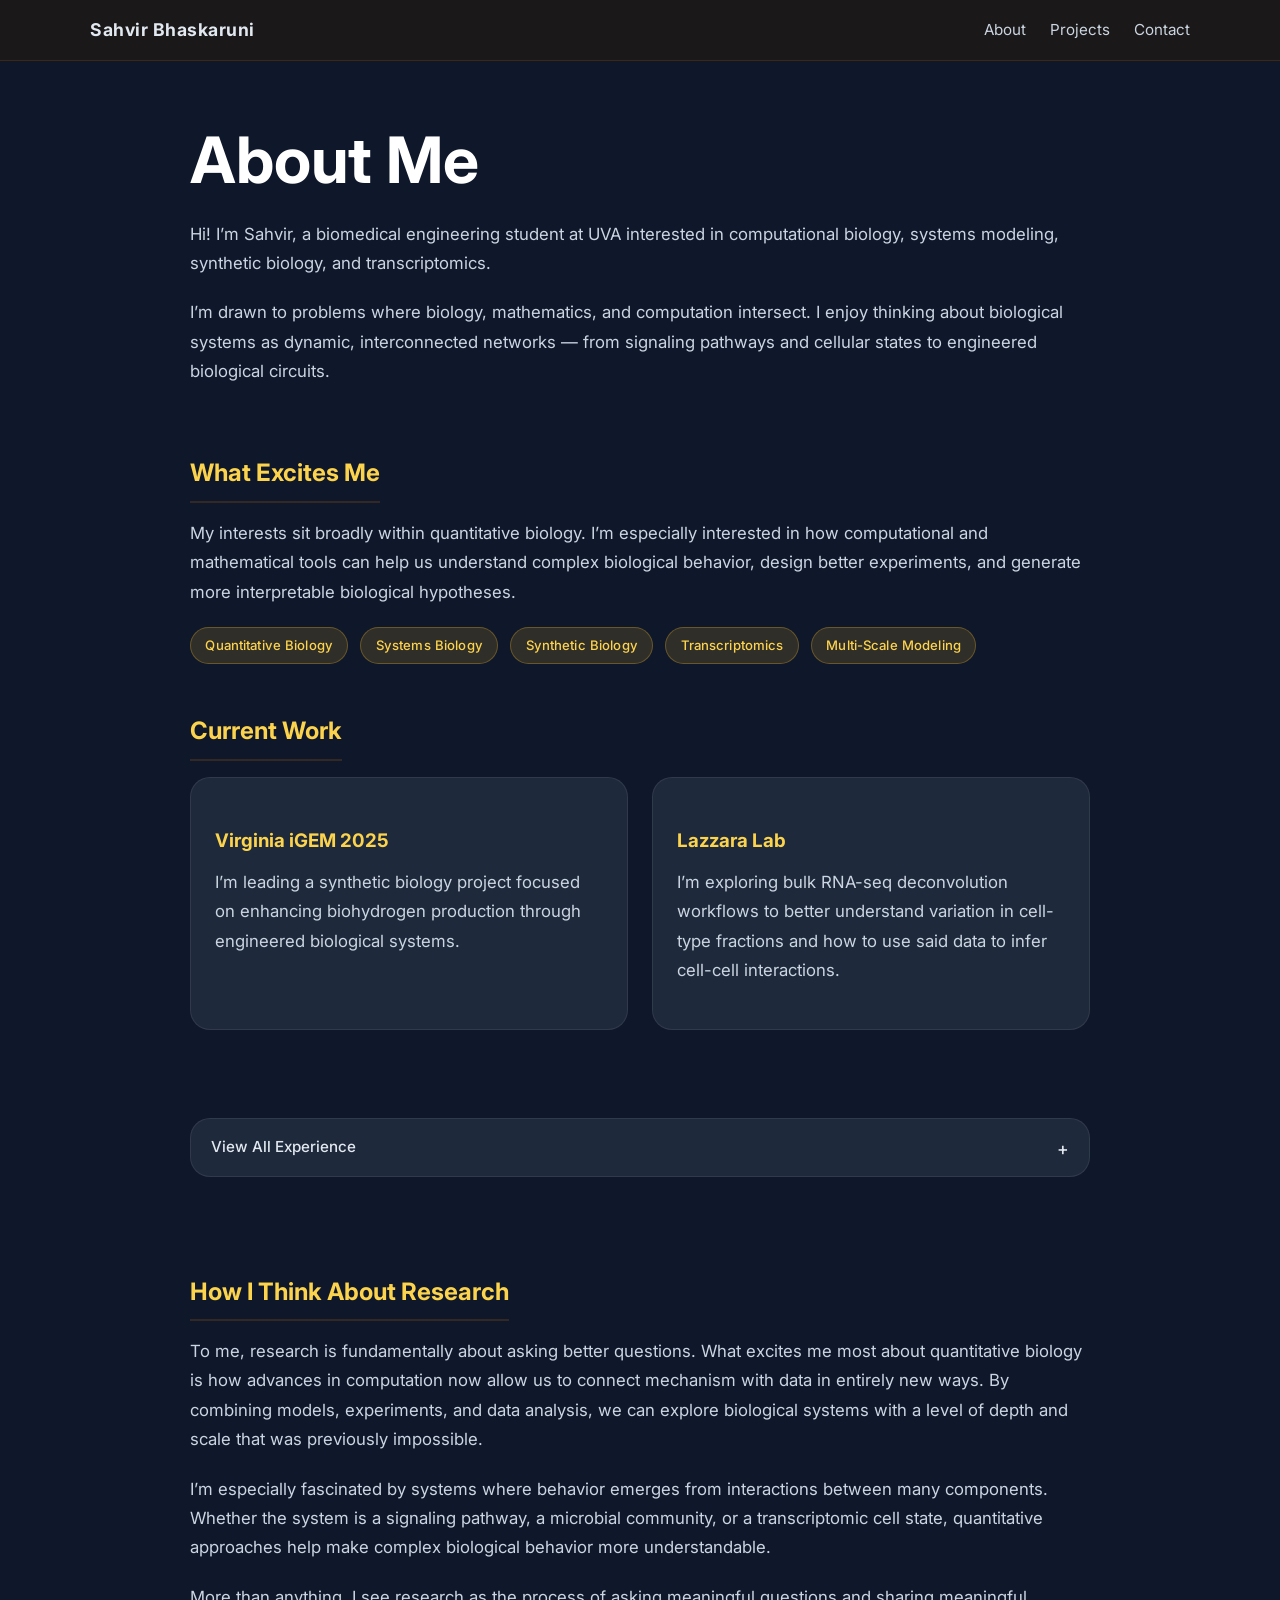
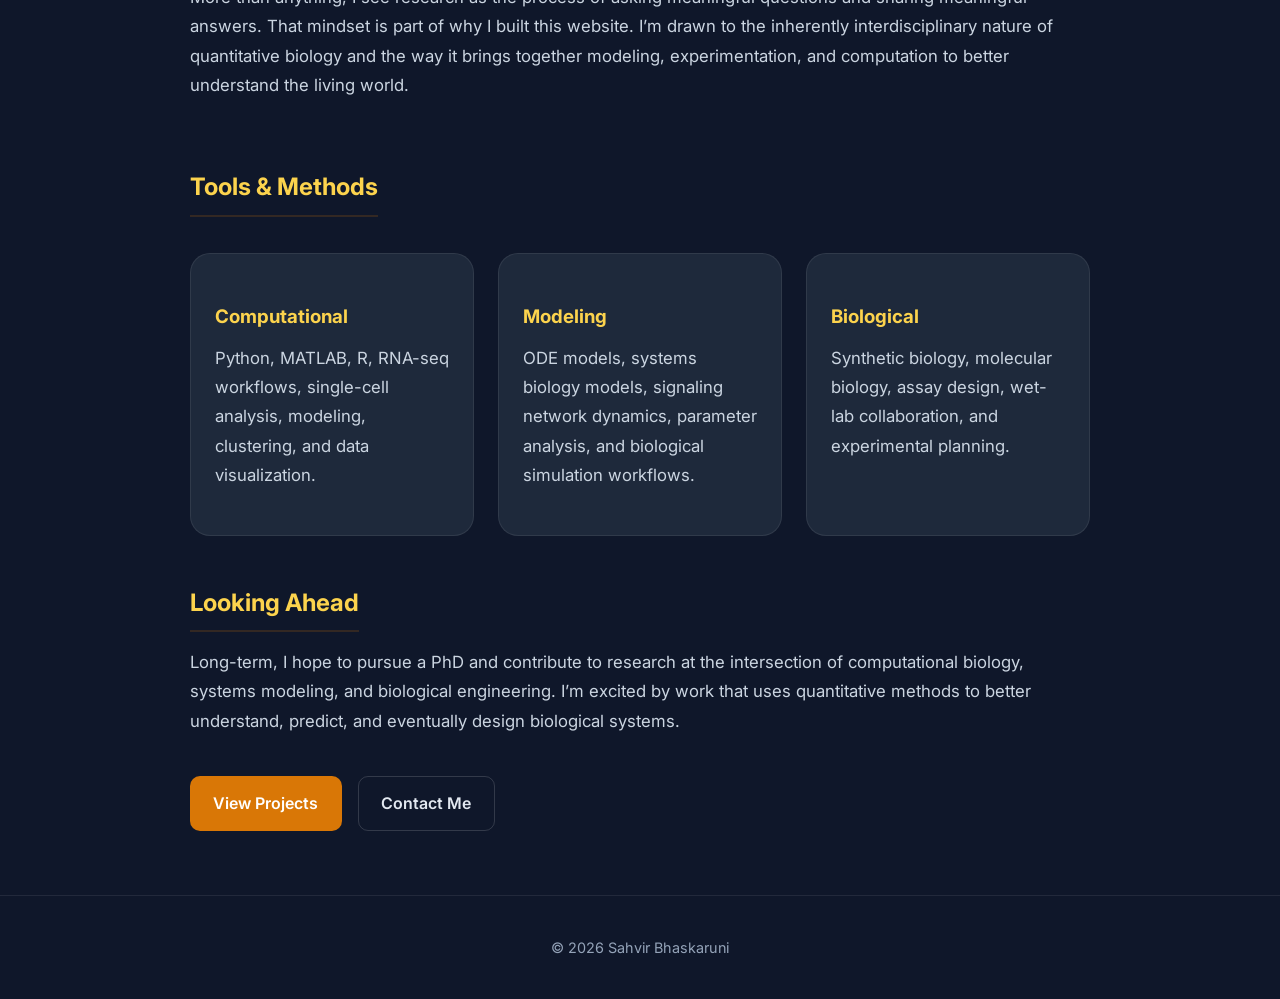
<file: bio.html>
<!DOCTYPE html>
<html lang="en">

<head>
  <meta charset="UTF-8" />
  <meta name="viewport" content="width=device-width, initial-scale=1.0" />
  <meta name="description" content="About Sahvir Bhaskaruni. Biomedical engineer interested in computational biology, systems modeling, and designing biological systems. UVA student.">

  <title>About | Sahvir Bhaskaruni</title>

  <link rel="preconnect" href="https://fonts.googleapis.com">
  <link rel="preconnect" href="https://fonts.gstatic.com" crossorigin>
  <link 
    href="https://fonts.googleapis.com/css2?family=Inter:wght@300;400;500;600;700&display=swap" 
    rel="stylesheet"
  >

  <link rel="stylesheet" href="style.css?v=10">
</head>

<body>

<nav>
  <div class="container nav-content">

    <div class="logo">
      <a href="index.html">Sahvir Bhaskaruni</a>
    </div>

    <div class="nav-links">

      <div class="nav-item">
        <a href="bio.html">About</a>
      </div>

      <div class="nav-item">
        <a href="../index.html#projects">Projects</a>
        <div class="dropdown">
          <a href="project-pages/hantavirus.html">Pan-Hantavirus Vaccine</a>
          <a href="project-pages/pcdh1.html">PCDH1 Inhibitor Design</a>
          <a href="project-pages/igem.html">Virginia iGEM 2025</a>
        </div>
      </div>

      <div class="nav-item">
        <a href="../index.html#contact">Contact</a>
      </div>

    </div>

  </div>
</nav>

<section class="page-section">

  <div class="container page-content">

    <h1>About Me</h1>

    <p class="page-intro">
      Hi! I’m Sahvir, a biomedical engineering student at UVA interested in
      computational biology, systems modeling, synthetic biology, and
      transcriptomics.
    </p>

    <p>
      I’m drawn to problems where biology, mathematics, and computation
      intersect. I enjoy thinking about biological systems as dynamic,
      interconnected networks — from signaling pathways and cellular states
      to engineered biological circuits.
    </p>

    <h2>What Excites Me</h2>

    <p>
      My interests sit broadly within quantitative biology. I’m especially
      interested in how computational and mathematical tools can help us
      understand complex biological behavior, design better experiments, and
      generate more interpretable biological hypotheses.
    </p>

    <div class="interest-tags">
      <span class="interest-tag">Quantitative Biology</span>
      <span class="interest-tag">Systems Biology</span>
      <span class="interest-tag">Synthetic Biology</span>
      <span class="interest-tag">Transcriptomics</span>
      <span class="interest-tag">Multi-Scale Modeling</span>
    </div>

    <h2>Current Work</h2>

    <div class="now-grid">

      <div class="now-card">
        <h3>Virginia iGEM 2025</h3>
        <p>
          I’m leading a synthetic biology project focused on enhancing
          biohydrogen production through engineered biological systems.
        </p>
      </div>

      <div class="now-card">
        <h3>Lazzara Lab</h3>
        <p>
          I’m exploring bulk RNA-seq deconvolution workflows to better 
          understand variation in cell-type fractions and how to use 
          said data to infer cell-cell interactions. 
        </p>
      </div>

    </div>

    <section class="experience-section">

  <details class="experience-dropdown">
    <summary>View All Experience</summary>

    <div class="experience-content">

      <div class="experience-entry">
        <h3>Lazzara Lab — Undergraduate Researcher</h3>
        <p class="experience-meta">University of Virginia · Fall 2023–Present</p>
        <p>
          Configured parallel comptutation to optimize computational efficiency.
        </p>
        <p>
          Developed computational methods for parameter estimation using limited 
          data sets. 
        </p>
        <p>
          Optimized bulk RNA-seq deconvolution workflows to enable estimation of 
          cell-cell interactions. 
        </p>
      </div>

      <div class="experience-entry">
        <h3>Virginia iGEM — Team Lead</h3>
        <p class="experience-meta">University of Virginia · 2025–Present</p>
        <p>
          Lead the Virginia iGEM team in developing synthetic biology projects,
          coordinating research efforts, mentoring team members, and preparing
          presentations for the International Genetically Engineered Machine
          competition.
        </p>
      </div>

      <div class="experience-entry">
        <h3>Independent Research Projects</h3>
        <p class="experience-meta">2021–2023</p>
        <p>
          Conducted independent computational biology projects focused on
          pan-hantavirus vaccine design and small-molecule inhibitor design
          against Andes orthohantavirus infection.
        </p>
      </div>

      
      <div class="experience-entry">
        <h3>Posters & Presentations</h3>
        <p>
          <b>The Cysteinator: Cell-Regulated Optimization of L-Cysteine for Biohydrogren Production</b>, 
          Mid-Atlantic Synthetic Biology Network 2026
        </p>
        <p>
          <b>The Cysteinator: A Biological Device to Enhance Biohydrogen Production</b>, 
          iGEM Grand Jamboree 2025
        </p>
      </div>
      
      <div class="experience-entry">
        <h3>Selected Coursework</h3>
        <p class="experience-meta">University of Virginia</p>
        <p>
          Systems Bioengineering, Computational Biology, Biomedical Data
          Science, Molecular Data Science, Probability & Statistics,
          Differential Equations, Organic Chemistry, and related coursework.
        </p>
      </div>

      <div class="experience-entry">
        <h3>Organizations & Activities</h3>
        <p class="experience-meta">University of Virginia</p>
        <p>
          Charlottesville Debate League, Virginia Cricket Club, Virginia
          iGEM, Data Science for Sustainable Development at UVA, 
          and undergraduate research mentoring activities.
        </p>
      </div>

    </div>
  </details>

</section>

<h2>How I Think About Research</h2>

  <p>
    To me, research is fundamentally about asking better questions. What excites 
    me most about quantitative biology is how advances in computation now allow 
    us to connect mechanism with data in entirely new ways. By combining models, 
    experiments, and data analysis, we can explore biological systems with a level 
    of depth and scale that was previously impossible.
  </p>

  <p>
    I’m especially fascinated by systems where behavior emerges from interactions 
    between many components. Whether the system is a signaling pathway, a microbial 
    community, or a transcriptomic cell state, quantitative approaches help make 
    complex biological behavior more understandable.
  </p>

  <p>
    More than anything, I see research as the process of asking meaningful questions 
    and sharing meaningful answers. That mindset is part of why I built this website. 
    I’m drawn to the inherently interdisciplinary nature of quantitative biology and 
    the way it brings together modeling, experimentation, and computation to better 
    understand the living world.
  </p>

    <h2>Tools & Methods</h2>

    <div class="tools-grid">

      <div class="tool-card">
        <h3>Computational</h3>
        <p>
          Python, MATLAB, R, RNA-seq workflows, single-cell analysis,
          modeling, clustering, and data visualization.
        </p>
      </div>

      <div class="tool-card">
        <h3>Modeling</h3>
        <p>
          ODE models, systems biology models, signaling network dynamics,
          parameter analysis, and biological simulation workflows.
        </p>
      </div>

      <div class="tool-card">
        <h3>Biological</h3>
        <p>
          Synthetic biology, molecular biology, assay design, wet-lab
          collaboration, and experimental planning.
        </p>
      </div>

    </div>

    <h2>Looking Ahead</h2>

    <p>
      Long-term, I hope to pursue a PhD and contribute to research at the 
      intersection of computational biology, systems modeling, and biological 
      engineering. I’m excited by work that uses quantitative methods to better 
      understand, predict, and eventually design biological systems. 
    </p>

    <div class="page-buttons">
      <a class="btn btn-primary" href="../index.html#projects">View Projects</a>
      <a class="btn btn-secondary" href="../index.html#contact">Contact Me</a>
    </div>

  </div>

</section>

<footer>
  <div class="container">
    © 2026 Sahvir Bhaskaruni
  </div>
</footer>

</body>
</html>
</file>
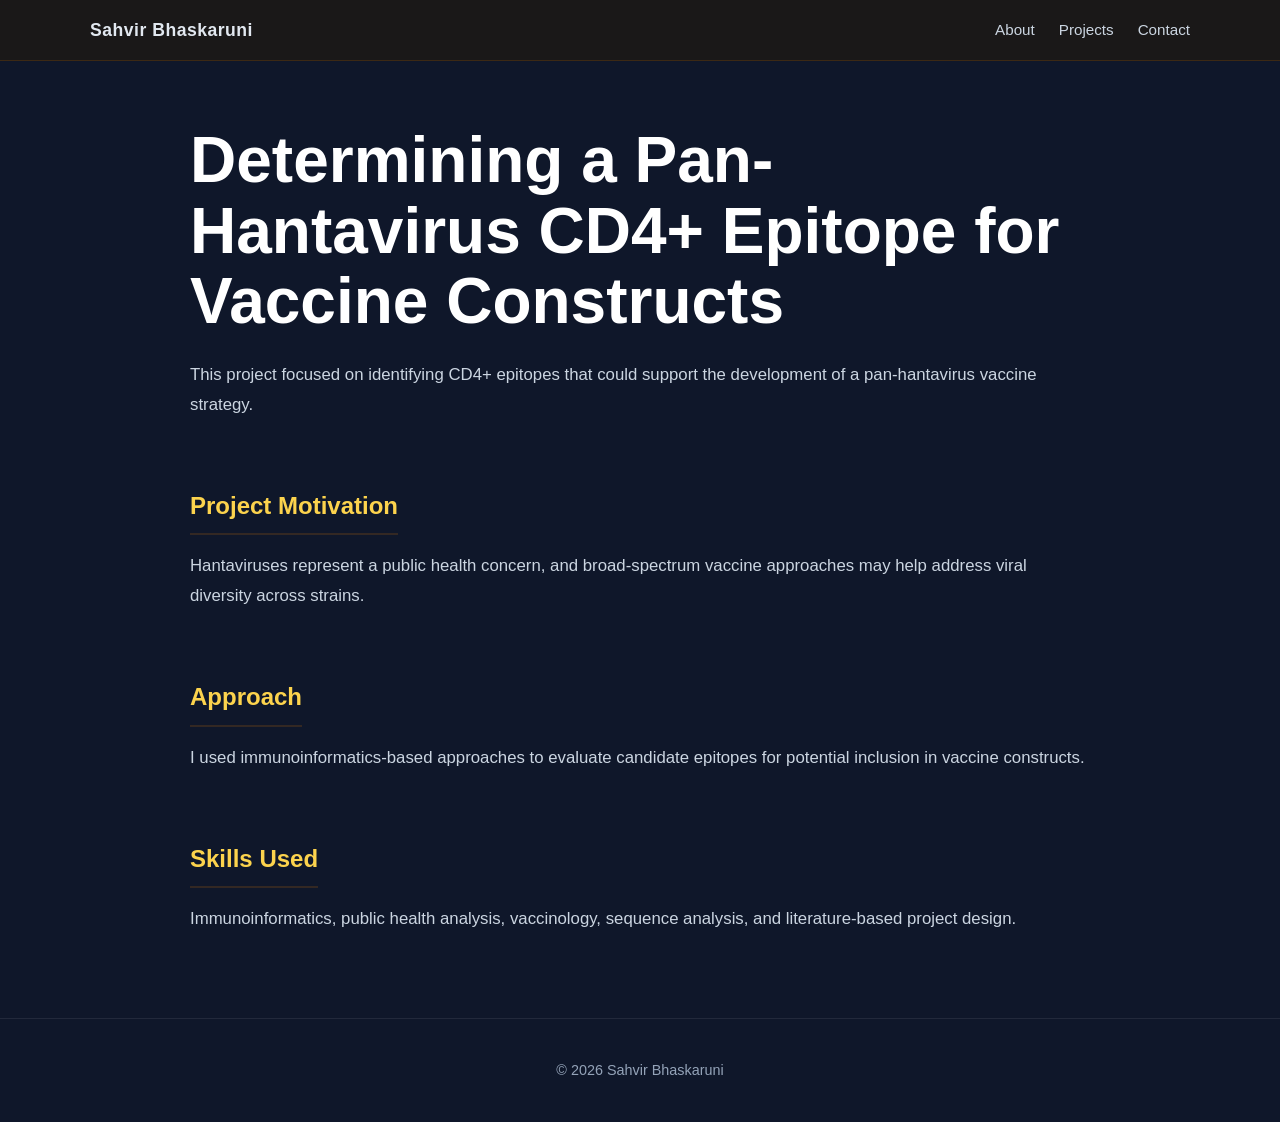
<file: hantavirus.html>
<!DOCTYPE html>
<html lang="en">
<head>
  <meta charset="UTF-8" />
  <meta name="viewport" content="width=device-width, initial-scale=1.0" />
  <title>Pan-Hantavirus Vaccine Project | Sahvir Bhaskaruni</title>
  <link rel="stylesheet" href="style.css">
</head>

<body>

<nav>
  <div class="container nav-content">
    <div class="logo">
      <a href="index.html">Sahvir Bhaskaruni</a>
    </div>

    <div class="nav-links">
      <a href="bio.html">About</a>
      <a href="index.html#projects">Projects</a>
      <a href="index.html#contact">Contact</a>
    </div>
  </div>
</nav>

<section class="page-section">
  <div class="container page-content">
    <h1>Determining a Pan-Hantavirus CD4+ Epitope for Vaccine Constructs</h1>

    <p>
      This project focused on identifying CD4+ epitopes that could support
      the development of a pan-hantavirus vaccine strategy.
    </p>

    <h2>Project Motivation</h2>
    <p>
      Hantaviruses represent a public health concern, and broad-spectrum
      vaccine approaches may help address viral diversity across strains.
    </p>

    <h2>Approach</h2>
    <p>
      I used immunoinformatics-based approaches to evaluate candidate epitopes
      for potential inclusion in vaccine constructs.
    </p>

    <h2>Skills Used</h2>
    <p>
      Immunoinformatics, public health analysis, vaccinology, sequence analysis,
      and literature-based project design.
    </p>
  </div>
</section>

<footer>
  <div class="container">
    © 2026 Sahvir Bhaskaruni
  </div>
</footer>

</body>
</html>
</file>
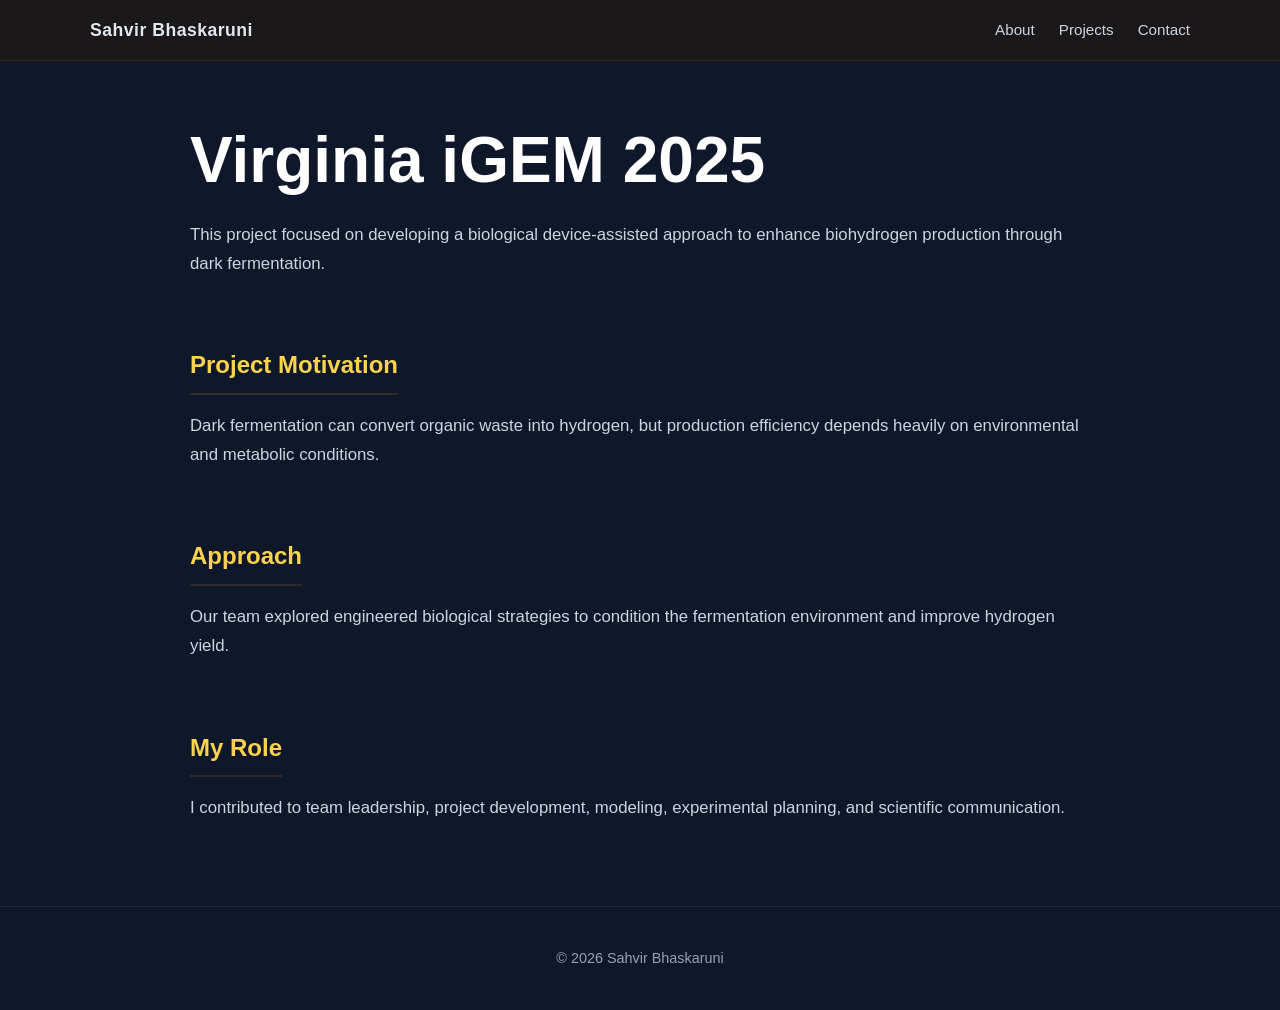
<file: igem.html>
<!DOCTYPE html>
<html lang="en">
<head>
  <meta charset="UTF-8" />
  <meta name="viewport" content="width=device-width, initial-scale=1.0" />
  <title>Virginia iGEM 2025 | Sahvir Bhaskaruni</title>
  <link rel="stylesheet" href="style.css">
</head>

<body>

<nav>
  <div class="container nav-content">
    <div class="logo">
      <a href="index.html">Sahvir Bhaskaruni</a>
    </div>

    <div class="nav-links">
      <a href="bio.html">About</a>
      <a href="index.html#projects">Projects</a>
      <a href="index.html#contact">Contact</a>
    </div>
  </div>
</nav>

<section class="page-section">
  <div class="container page-content">
    <h1>Virginia iGEM 2025</h1>

    <p>
      This project focused on developing a biological device-assisted approach
      to enhance biohydrogen production through dark fermentation.
    </p>

    <h2>Project Motivation</h2>
    <p>
      Dark fermentation can convert organic waste into hydrogen, but production
      efficiency depends heavily on environmental and metabolic conditions.
    </p>

    <h2>Approach</h2>
    <p>
      Our team explored engineered biological strategies to condition the
      fermentation environment and improve hydrogen yield.
    </p>

    <h2>My Role</h2>
    <p>
      I contributed to team leadership, project development, modeling,
      experimental planning, and scientific communication.
    </p>
  </div>
</section>

<footer>
  <div class="container">
    © 2026 Sahvir Bhaskaruni
  </div>
</footer>

</body>
</html>
</file>
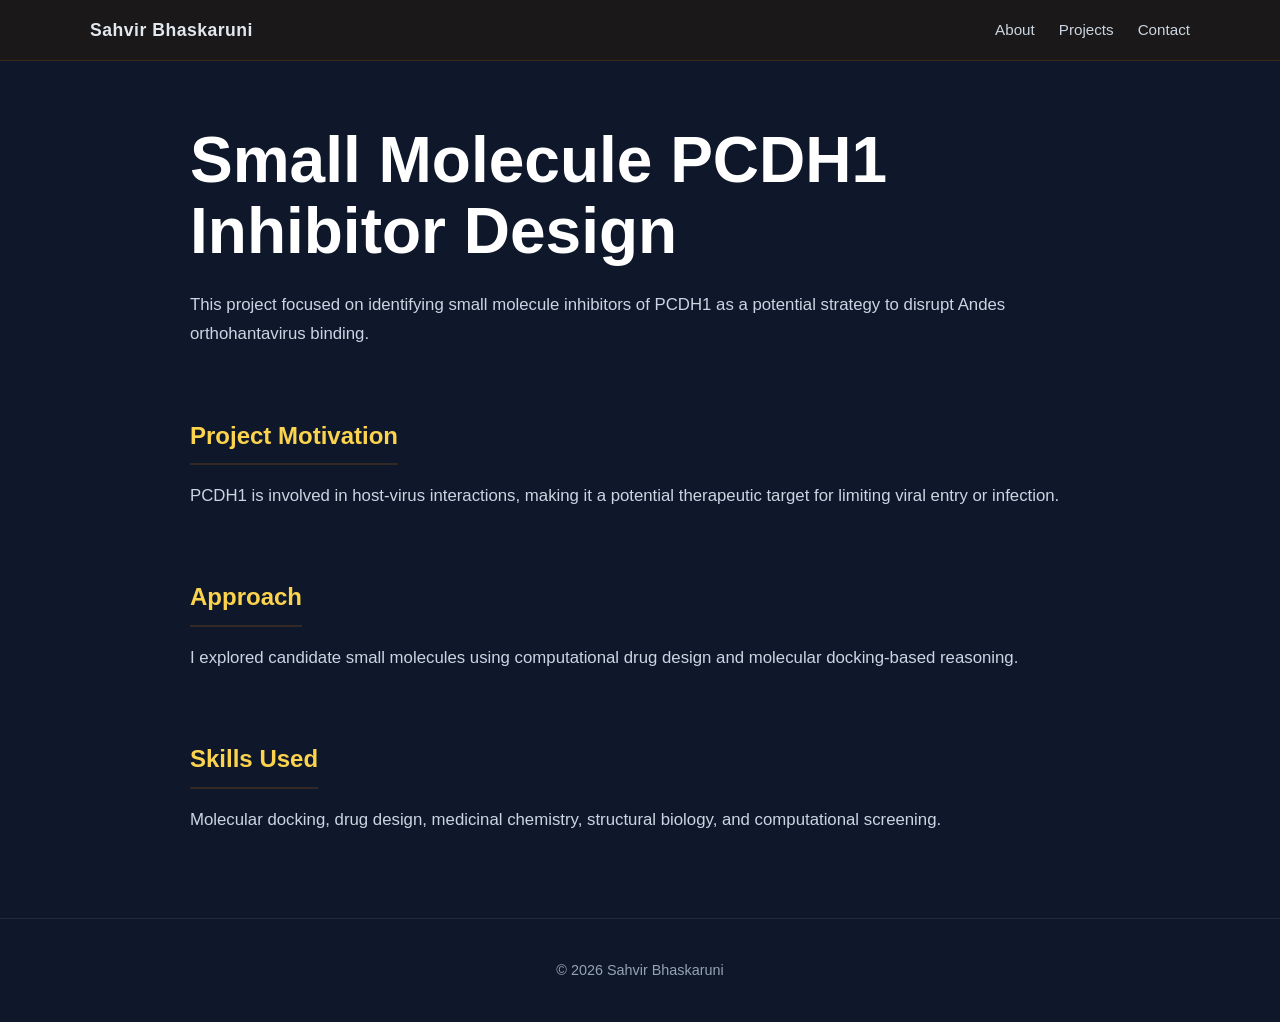
<file: pcdh1.html>
<!DOCTYPE html>
<html lang="en">
<head>
  <meta charset="UTF-8" />
  <meta name="viewport" content="width=device-width, initial-scale=1.0" />
  <title>PCDH1 Inhibitor Design | Sahvir Bhaskaruni</title>
  <link rel="stylesheet" href="style.css">
</head>

<body>

<nav>
  <div class="container nav-content">
    <div class="logo">
      <a href="index.html">Sahvir Bhaskaruni</a>
    </div>

    <div class="nav-links">
      <a href="bio.html">About</a>
      <a href="index.html#projects">Projects</a>
      <a href="index.html#contact">Contact</a>
    </div>
  </div>
</nav>

<section class="page-section">
  <div class="container page-content">
    <h1>Small Molecule PCDH1 Inhibitor Design</h1>

    <p>
      This project focused on identifying small molecule inhibitors of PCDH1
      as a potential strategy to disrupt Andes orthohantavirus binding.
    </p>

    <h2>Project Motivation</h2>
    <p>
      PCDH1 is involved in host-virus interactions, making it a potential
      therapeutic target for limiting viral entry or infection.
    </p>

    <h2>Approach</h2>
    <p>
      I explored candidate small molecules using computational drug design
      and molecular docking-based reasoning.
    </p>

    <h2>Skills Used</h2>
    <p>
      Molecular docking, drug design, medicinal chemistry, structural biology,
      and computational screening.
    </p>
  </div>
</section>

<footer>
  <div class="container">
    © 2026 Sahvir Bhaskaruni
  </div>
</footer>

</body>
</html>
</file>
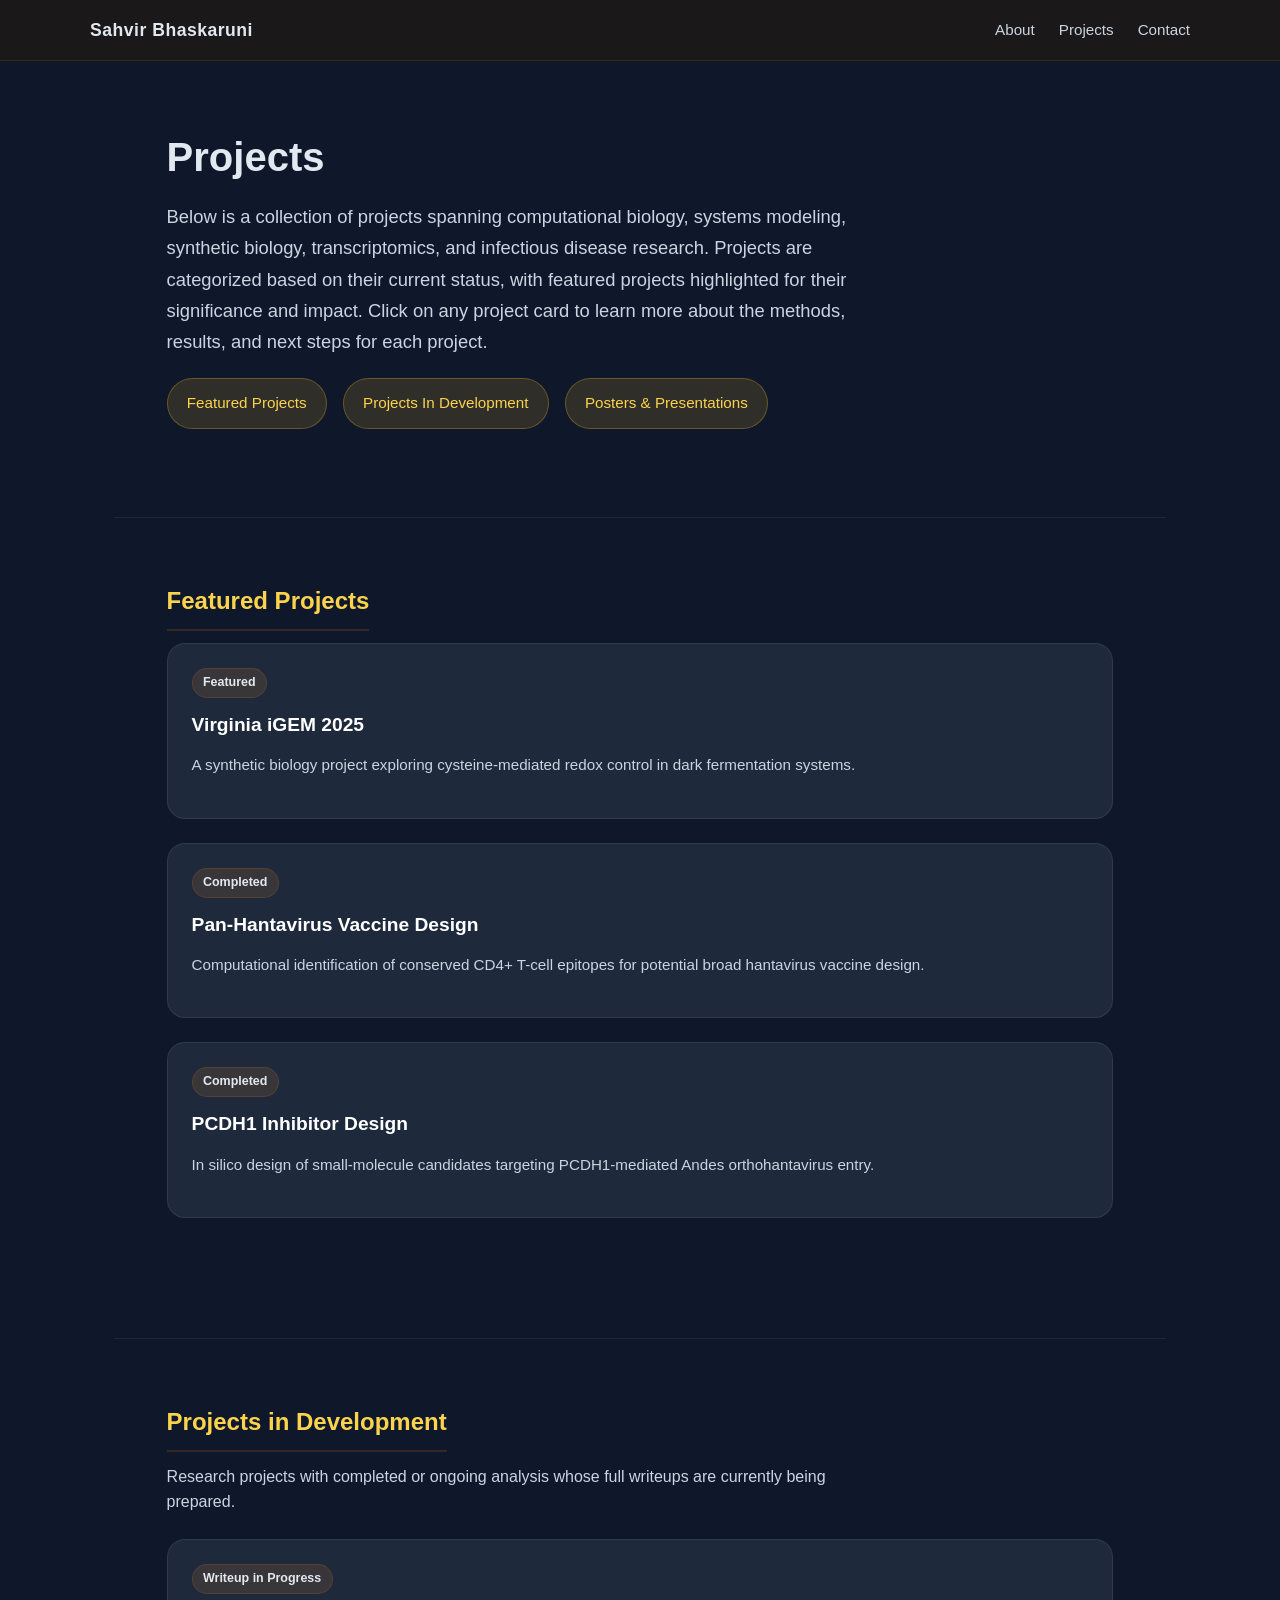
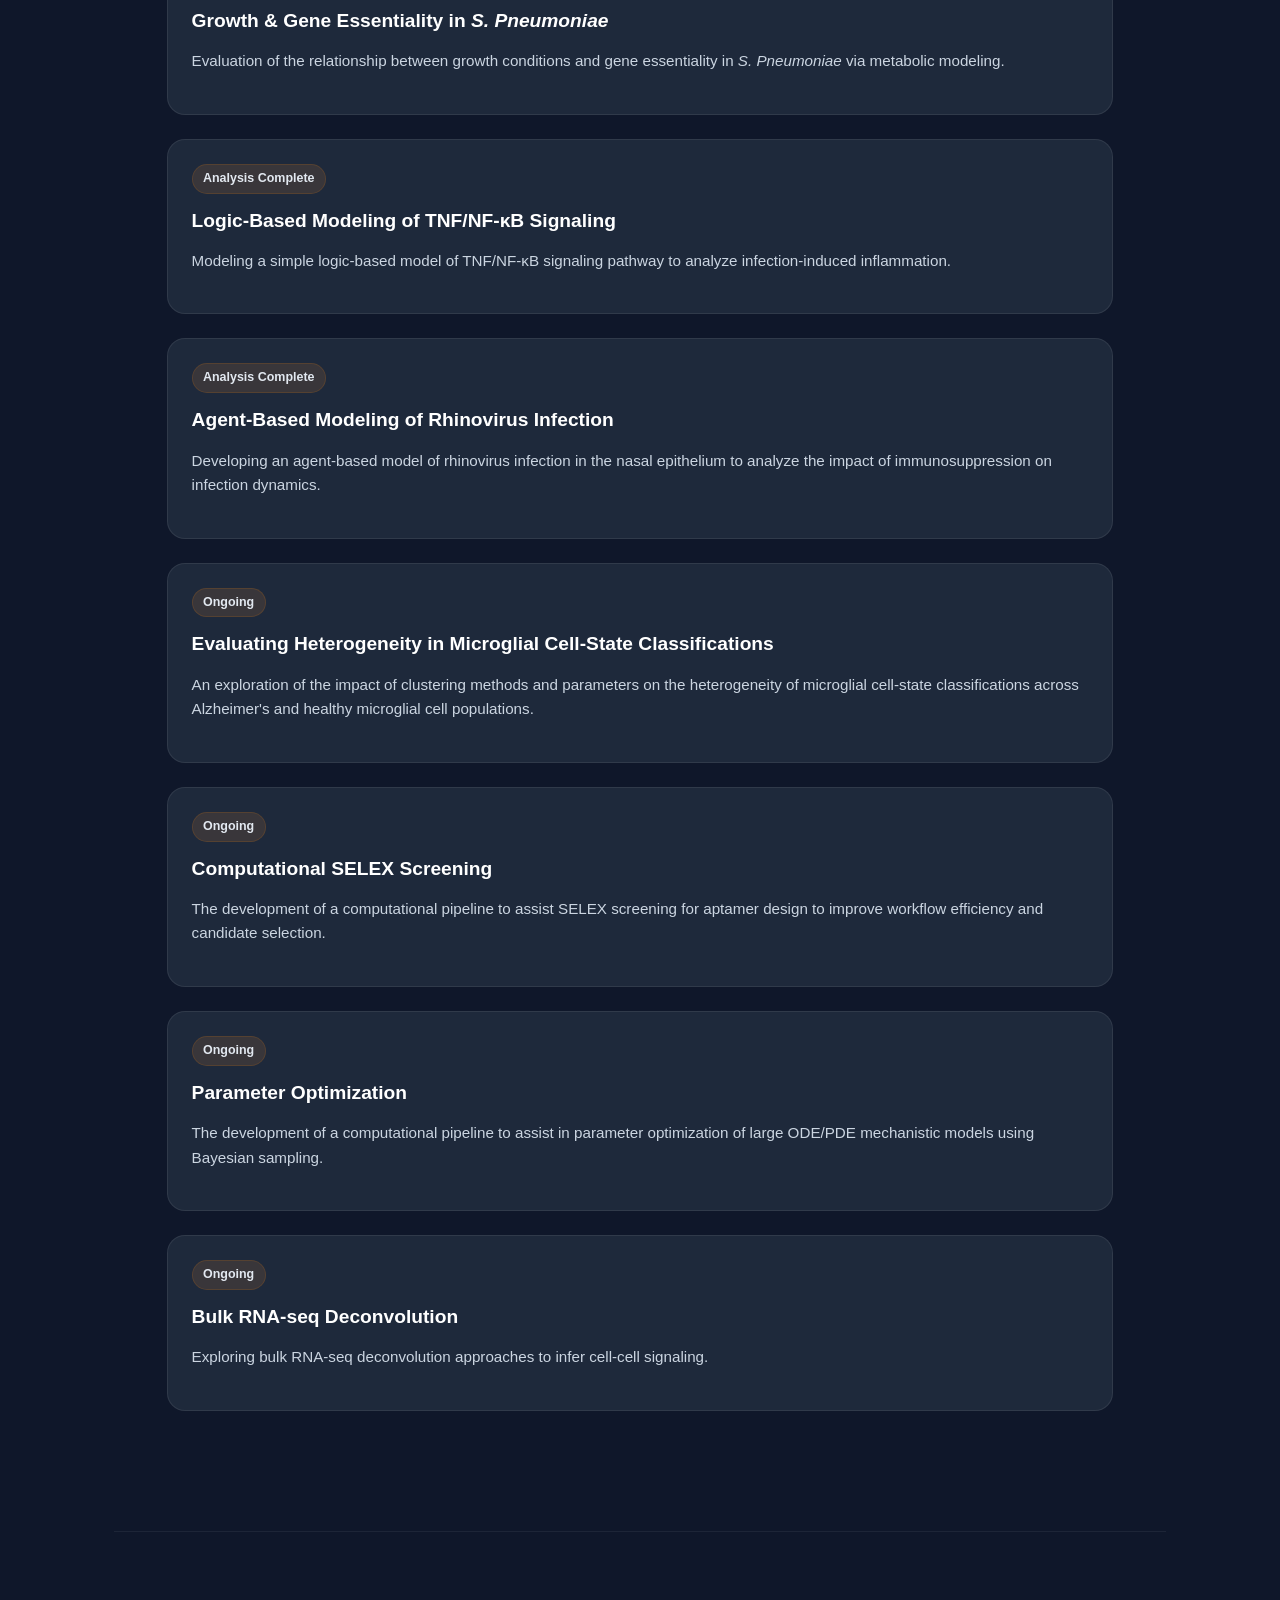
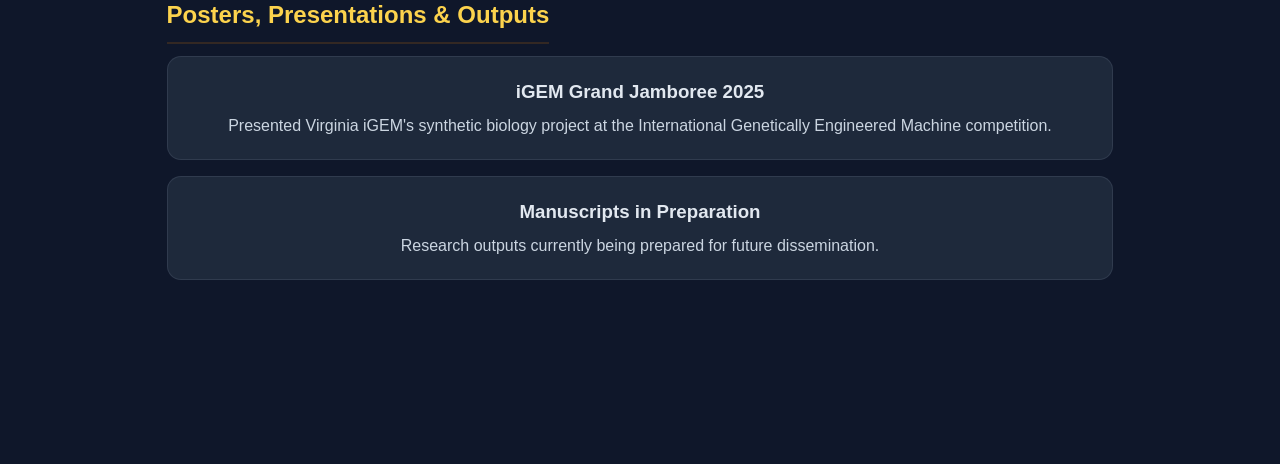
<file: projects.html>
<!DOCTYPE html>
<html lang="en">
<head>
  <meta charset="UTF-8" />
  <meta name="viewport" content="width=device-width, initial-scale=1.0" />
  <title>Projects | Sahvir Bhaskaruni</title>
  <link rel="stylesheet" href="style.css" />
</head>

<body>

  <!-- NAVBAR -->
  <nav>
    <div class="container nav-content">
      <div class="logo">
        <a href="index.html">Sahvir Bhaskaruni</a>
      </div>
      <div class="nav-links">
        <div class="nav-item">
          <a href="bio.html">About</a>
        </div>
        <div class="nav-item">
          <a href="index.html#projects">Projects</a>
          <div class="dropdown">
            <a href="project-pages/hantavirus.html">Pan-Hantavirus Vaccine</a>
            <a href="project-pages/pcdh1.html">PCDH1 Inhibitor Design</a>
            <a href="project-pages/igem.html">Virginia iGEM 2025</a>
          </div>
        </div>
        <div class="nav-item">
          <a href="index.html#contact">Contact</a>
        </div>
      </div>
    </div>
  </nav>

  <!-- HERO / INTRO -->
  <div class="projects-page">
    <div class="container projects-hero">
      <h1>Projects</h1>
      <p class="project-subtitle">
        Below is a collection of projects spanning computational biology, systems modeling, synthetic biology, transcriptomics, and infectious disease research. Projects are categorized based on their current status, with featured projects highlighted for their significance and impact. Click on any project card to learn more about the methods, results, and next steps for each project.
      </p>
      <div class="project-landing-links">
        <a href="#featured-projects">Featured Projects</a>
        <a href="#in-development">Projects In Development</a>
        <a href="#posters&presentations">Posters & Presentations</a>
      </div>
    </div>

    <!-- FEATURED PROJECTS -->
    <section class="project-category" id="featured-projects">
      <div class="container">
        <h2>Featured Projects</h2>
        <div class="projects-grid">

          <a href="project-pages/igem.html" class="project-card">
            <span class="project-status">Featured</span>
            <h3>Virginia iGEM 2025</h3>
            <p>A synthetic biology project exploring cysteine-mediated redox control in dark fermentation systems.</p>
          </a>

          <a href="project-pages/hantavirus.html" class="project-card">
            <span class="project-status">Completed</span>
            <h3>Pan-Hantavirus Vaccine Design</h3>
            <p>Computational identification of conserved CD4+ T-cell epitopes for potential broad hantavirus vaccine design.</p>
          </a>

          <a href="project-pages/pcdh1.html" class="project-card">
            <span class="project-status">Completed</span>
            <h3>PCDH1 Inhibitor Design</h3>
            <p>In silico design of small-molecule candidates targeting PCDH1-mediated Andes orthohantavirus entry.</p>
          </a>

        </div>
      </div>
    </section>

    <!-- PROJECTS IN DEVELOPMENT -->
    <section class="project-category" id="in-development">
      <div class="container">
        <h2>Projects in Development</h2>
        <p class="section-subtitle">
          Research projects with completed or ongoing analysis whose full writeups are currently being prepared.
        </p>
        <div class="projects-grid">

          <a class="project-card" onclick="document.getElementById('sysbio_FBA').showModal()">
            <span class="project-status">Writeup in Progress</span>
            <h3>Growth & Gene Essentiality in <i>S. Pneumoniae</i></h3>
            <p>Evaluation of the relationship between growth conditions and gene essentiality in <i>S. Pneumoniae</i> via metabolic modeling.</p>
          </a>

          <a class="project-card" onclick="document.getElementById('sysbio_Logic').showModal()">
            <span class="project-status">Analysis Complete</span>
            <h3>Logic-Based Modeling of TNF/NF-&kappa;B Signaling</h3>
            <p>Modeling a simple logic-based model of TNF/NF-&kappa;B signaling pathway to analyze infection-induced inflammation.</p>
          </a>

          <a class="project-card" onclick="document.getElementById('sysbio_Agent').showModal()">
            <span class="project-status">Analysis Complete</span>
            <h3>Agent-Based Modeling of Rhinovirus Infection</h3>
            <p>Developing an agent-based model of rhinovirus infection in the nasal epithelium to analyze the impact of immunosuppression on infection dynamics.</p>
          </a>

          <a class="project-card" onclick="document.getElementById('microglia').showModal()">
            <span class="project-status">Ongoing</span>
            <h3>Evaluating Heterogeneity in Microglial Cell-State Classifications</h3>
            <p>An exploration of the impact of clustering methods and parameters on the heterogeneity of microglial cell-state classifications across Alzheimer's and healthy microglial cell populations.</p>
          </a>

          <a class="project-card" onclick="document.getElementById('SELEX').showModal()">
            <span class="project-status">Ongoing</span>
            <h3>Computational SELEX Screening</h3>
            <p>The development of a computational pipeline to assist SELEX screening for aptamer design to improve workflow efficiency and candidate selection.</p>
          </a>

          <a class="project-card" onclick="document.getElementById('param_opt').showModal()">
            <span class="project-status">Ongoing</span>
            <h3>Parameter Optimization</h3>
            <p>The development of a computational pipeline to assist in parameter optimization of large ODE/PDE mechanistic models using Bayesian sampling.</p>
          </a>

          <a class="project-card" onclick="document.getElementById('rnaseq_deconv').showModal()">
            <span class="project-status">Ongoing</span>
            <h3>Bulk RNA-seq Deconvolution</h3>
            <p>Exploring bulk RNA-seq deconvolution approaches to infer cell-cell signaling.</p>
          </a>

        </div>
      </div>

      <!-- MODALS -->
      <dialog id="sysbio_FBA" class="project-modal">
        <div class="modal-header">
          <h2>Growth & Gene Essentiality in S. Pneumoniae</h2>
          <button onclick="document.getElementById('sysbio_FBA').close()">×</button>
        </div>
        <div class="modal-body">
          <p>This project explores the relationship between growth conditions and gene essentiality via metabolic modeling.</p>
          <h3>Status</h3>
          <p>Writeup in progress.</p>
          <h3>Methods</h3>
          <p>Flux balance analysis and gene knockout simulations across growth conditions.</p>
          <h3>Next Steps</h3>
          <p>Full writeup being prepared for a standalone project page.</p>
        </div>
      </dialog>

      <dialog id="sysbio_Logic" class="project-modal">
        <div class="modal-header">
          <h2>Logic-Based Modeling of TNF/NF-κB Signaling</h2>
          <button onclick="document.getElementById('sysbio_Logic').close()">×</button>
        </div>
        <div class="modal-body">
          <p>Modeling infection-induced inflammation via a logic-based TNF/NF-κB signaling model.</p>
          <h3>Status</h3>
          <p>Analysis complete.</p>
          <h3>Methods</h3>
          <p>Boolean and logic-based modeling of signaling pathway dynamics.</p>
          <h3>Next Steps</h3>
          <p>Writeup in progress.</p>
        </div>
      </dialog>

      <dialog id="sysbio_Agent" class="project-modal">
        <div class="modal-header">
          <h2>Agent-Based Modeling of Rhinovirus Infection</h2>
          <button onclick="document.getElementById('sysbio_Agent').close()">×</button>
        </div>
        <div class="modal-body">
          <p>An agent-based model of rhinovirus infection in the nasal epithelium.</p>
          <h3>Status</h3>
          <p>Analysis complete.</p>
          <h3>Methods</h3>
          <p>Agent-based modeling of viral spread and immune response dynamics.</p>
          <h3>Next Steps</h3>
          <p>Writeup in progress.</p>
        </div>
      </dialog>

      <dialog id="microglia" class="project-modal">
        <div class="modal-header">
          <h2>Microglial Cell-State Classification</h2>
          <button onclick="document.getElementById('microglia').close()">×</button>
        </div>
        <div class="modal-body">
          <p>Evaluating heterogeneity in microglial cell-state classifications across Alzheimer's and healthy populations.</p>
          <h3>Status</h3>
          <p>Ongoing.</p>
          <h3>Methods</h3>
          <p>Single-nucleus RNA-seq clustering with varied parameters and methods.</p>
          <h3>Next Steps</h3>
          <p>Analysis and interpretation ongoing.</p>
        </div>
      </dialog>

      <dialog id="SELEX" class="project-modal">
        <div class="modal-header">
          <h2>Computational SELEX Screening</h2>
          <button onclick="document.getElementById('SELEX').close()">×</button>
        </div>
        <div class="modal-body">
          <p>A computational pipeline to assist SELEX screening for aptamer design.</p>
          <h3>Status</h3>
          <p>Ongoing.</p>
          <h3>Methods</h3>
          <p>Sequence analysis and candidate scoring pipeline development.</p>
          <h3>Next Steps</h3>
          <p>Pipeline refinement and validation.</p>
        </div>
      </dialog>

      <dialog id="param_opt" class="project-modal">
        <div class="modal-header">
          <h2>Parameter Optimization</h2>
          <button onclick="document.getElementById('param_opt').close()">×</button>
        </div>
        <div class="modal-body">
          <p>Computational pipeline for parameter optimization of large ODE/PDE mechanistic models.</p>
          <h3>Status</h3>
          <p>Ongoing.</p>
          <h3>Methods</h3>
          <p>Bayesian sampling and optimization approaches.</p>
          <h3>Next Steps</h3>
          <p>Calibration pipeline development and validation.</p>
        </div>
      </dialog>

      <dialog id="rnaseq_deconv" class="project-modal">
        <div class="modal-header">
          <h2>Bulk RNA-seq Deconvolution</h2>
          <button onclick="document.getElementById('rnaseq_deconv').close()">×</button>
        </div>
        <div class="modal-body">
          <p>Exploring bulk RNA-seq deconvolution approaches to infer cell-cell signaling.</p>
          <h3>Status</h3>
          <p>Ongoing.</p>
          <h3>Methods</h3>
          <p>Reference-based deconvolution benchmarking across biological contexts.</p>
          <h3>Next Steps</h3>
          <p>Analysis and writeup in progress.</p>
        </div>
      </dialog>

    </section>

    <!-- POSTERS & PRESENTATIONS -->
    <section class="project-category" id="posters&presentations">
      <div class="container">
        <h2>Posters, Presentations & Outputs</h2>
        <div class="project-list">

          <div class="project-list-item">
            <h3>iGEM Grand Jamboree 2025</h3>
            <p>Presented Virginia iGEM's synthetic biology project at the International Genetically Engineered Machine competition.</p>
          </div>

          <div class="project-list-item">
            <h3>Manuscripts in Preparation</h3>
            <p>Research outputs currently being prepared for future dissemination.</p>
          </div>

        </div>
      </div>
    </section>

  </div><!-- end .projects-page -->

</body>
</html>
</file>
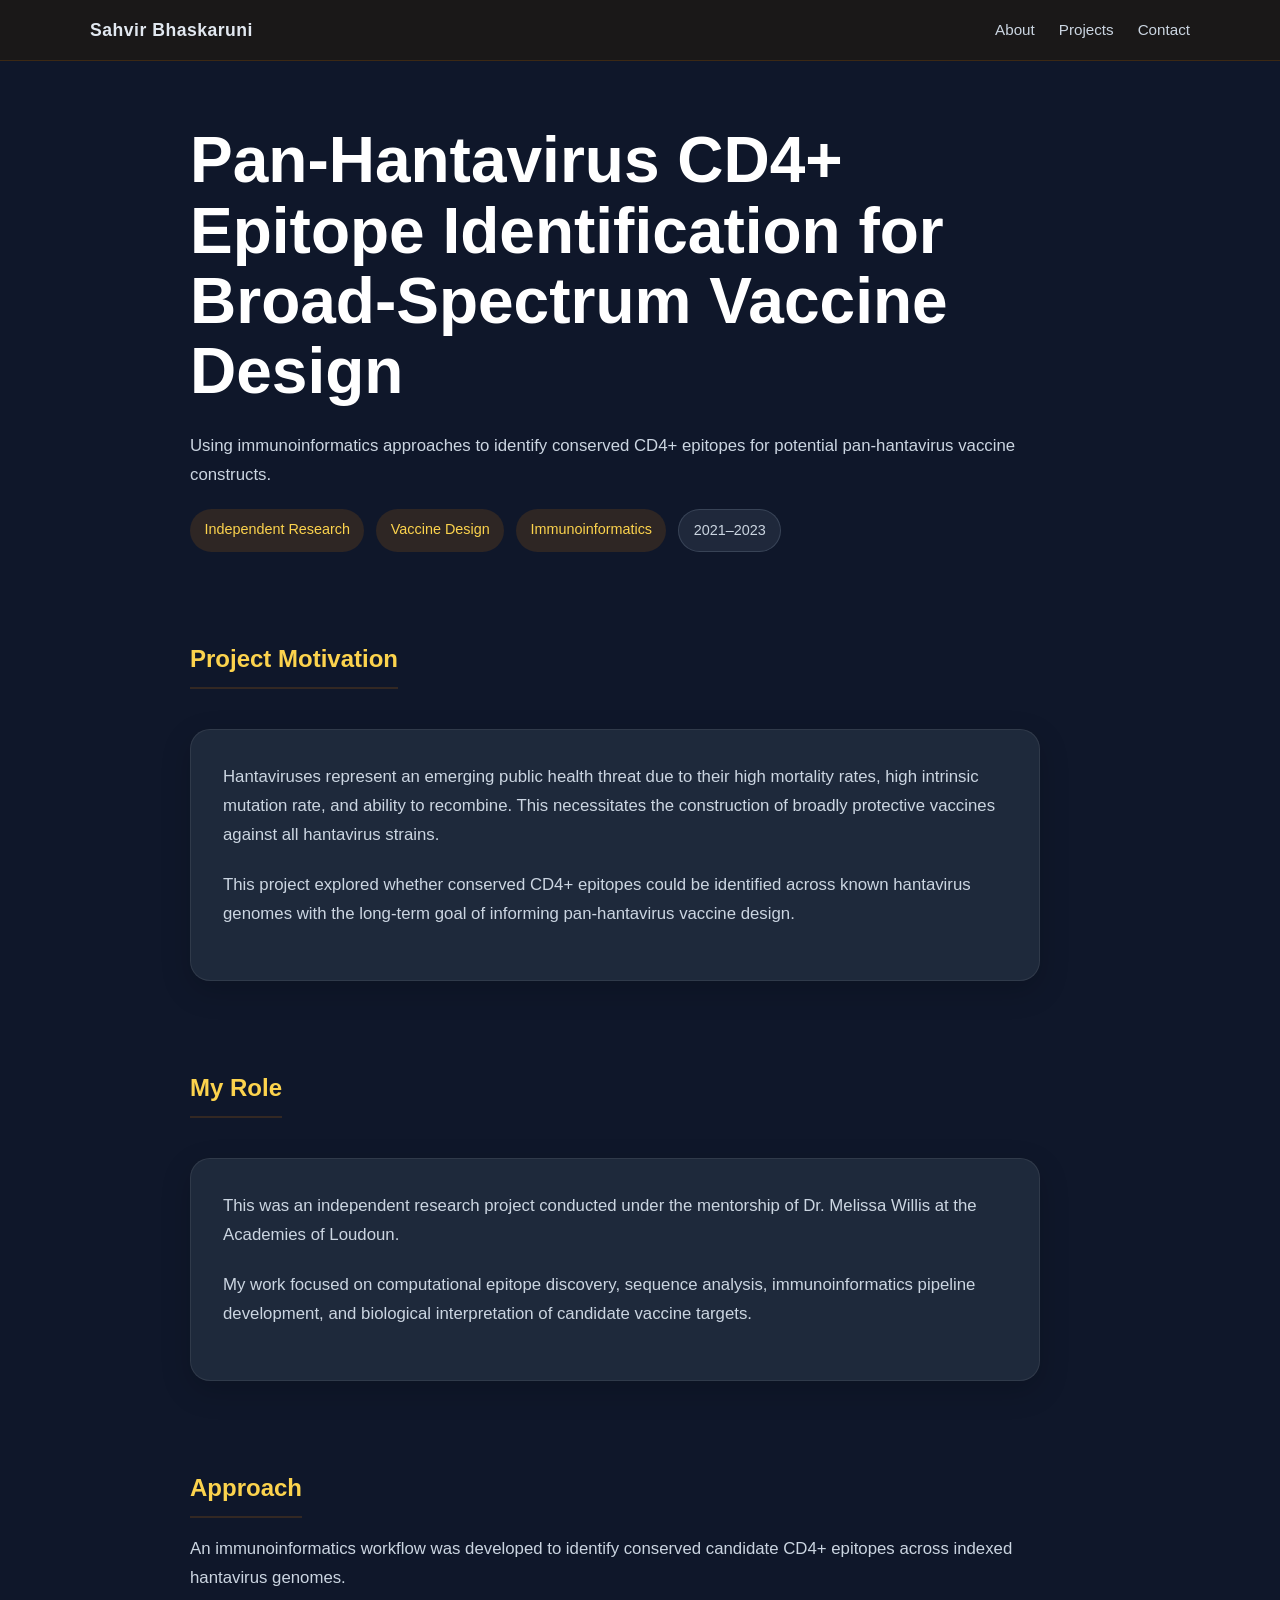
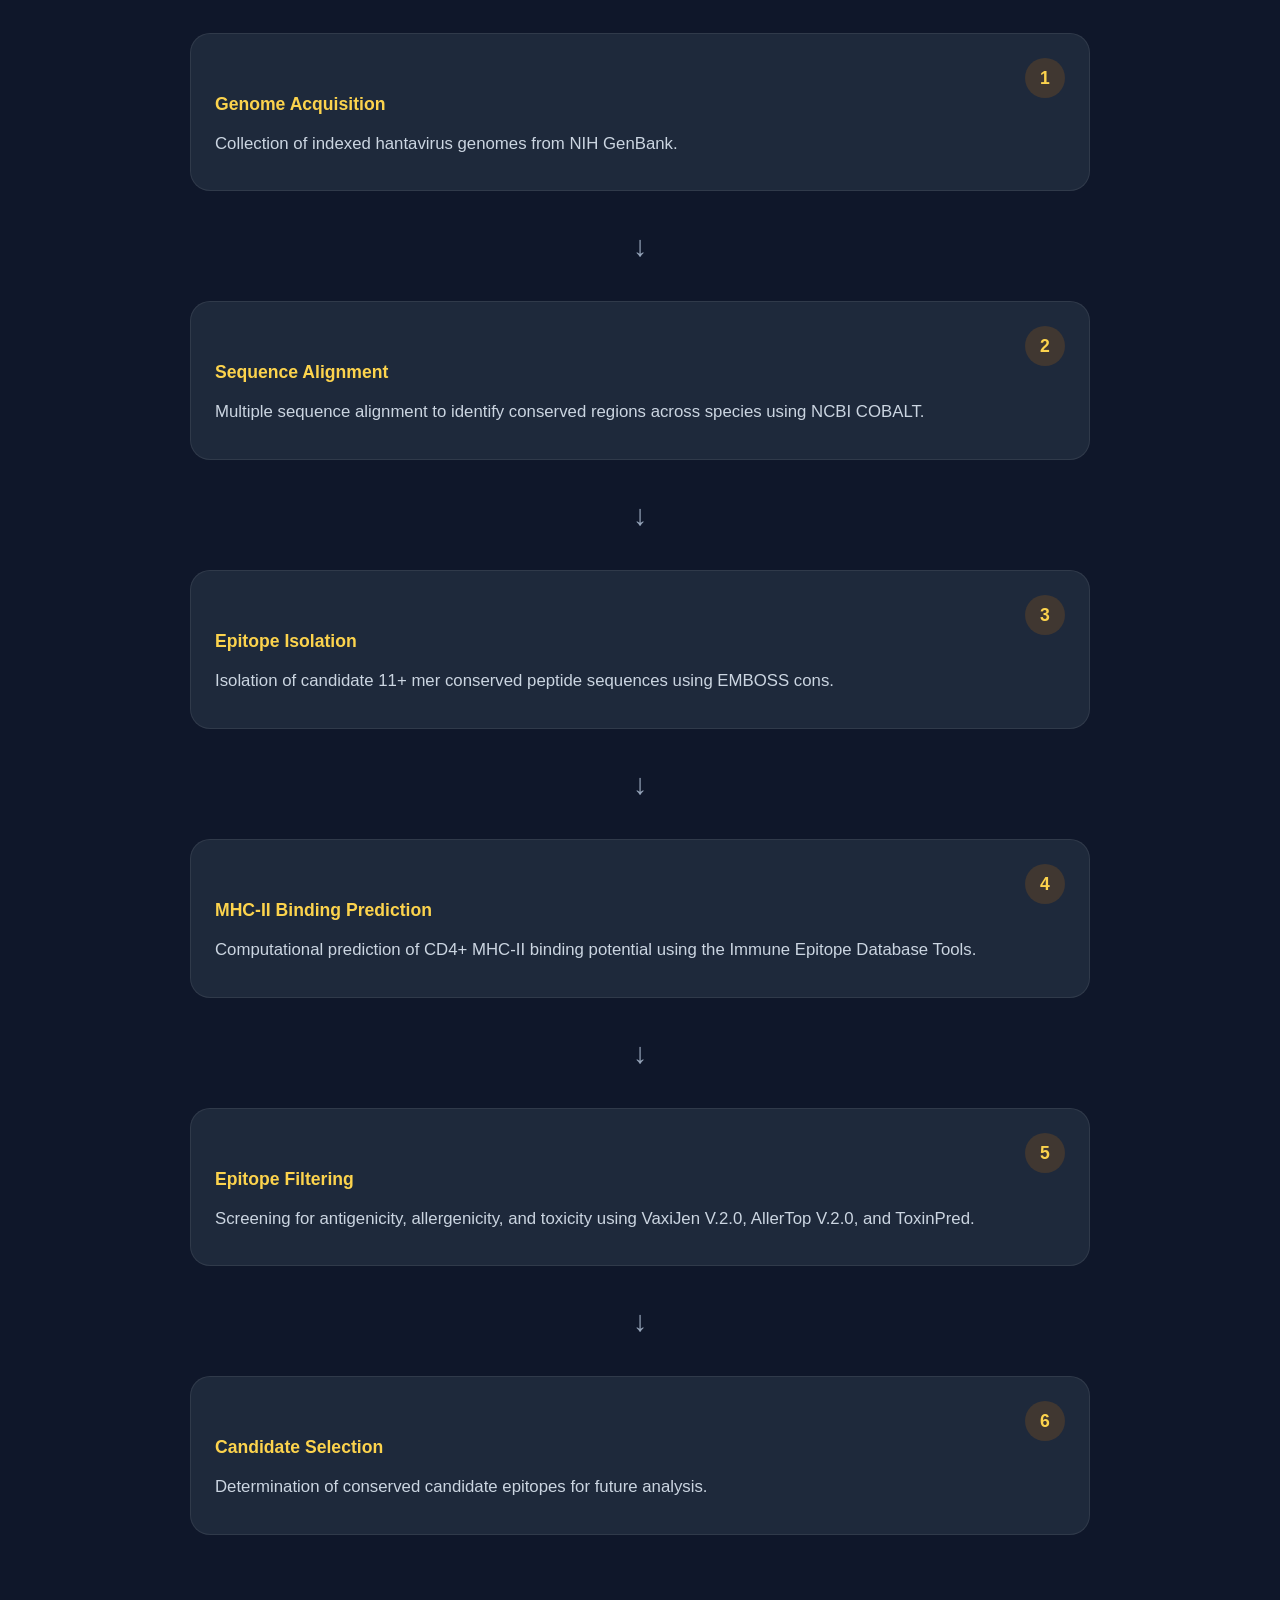
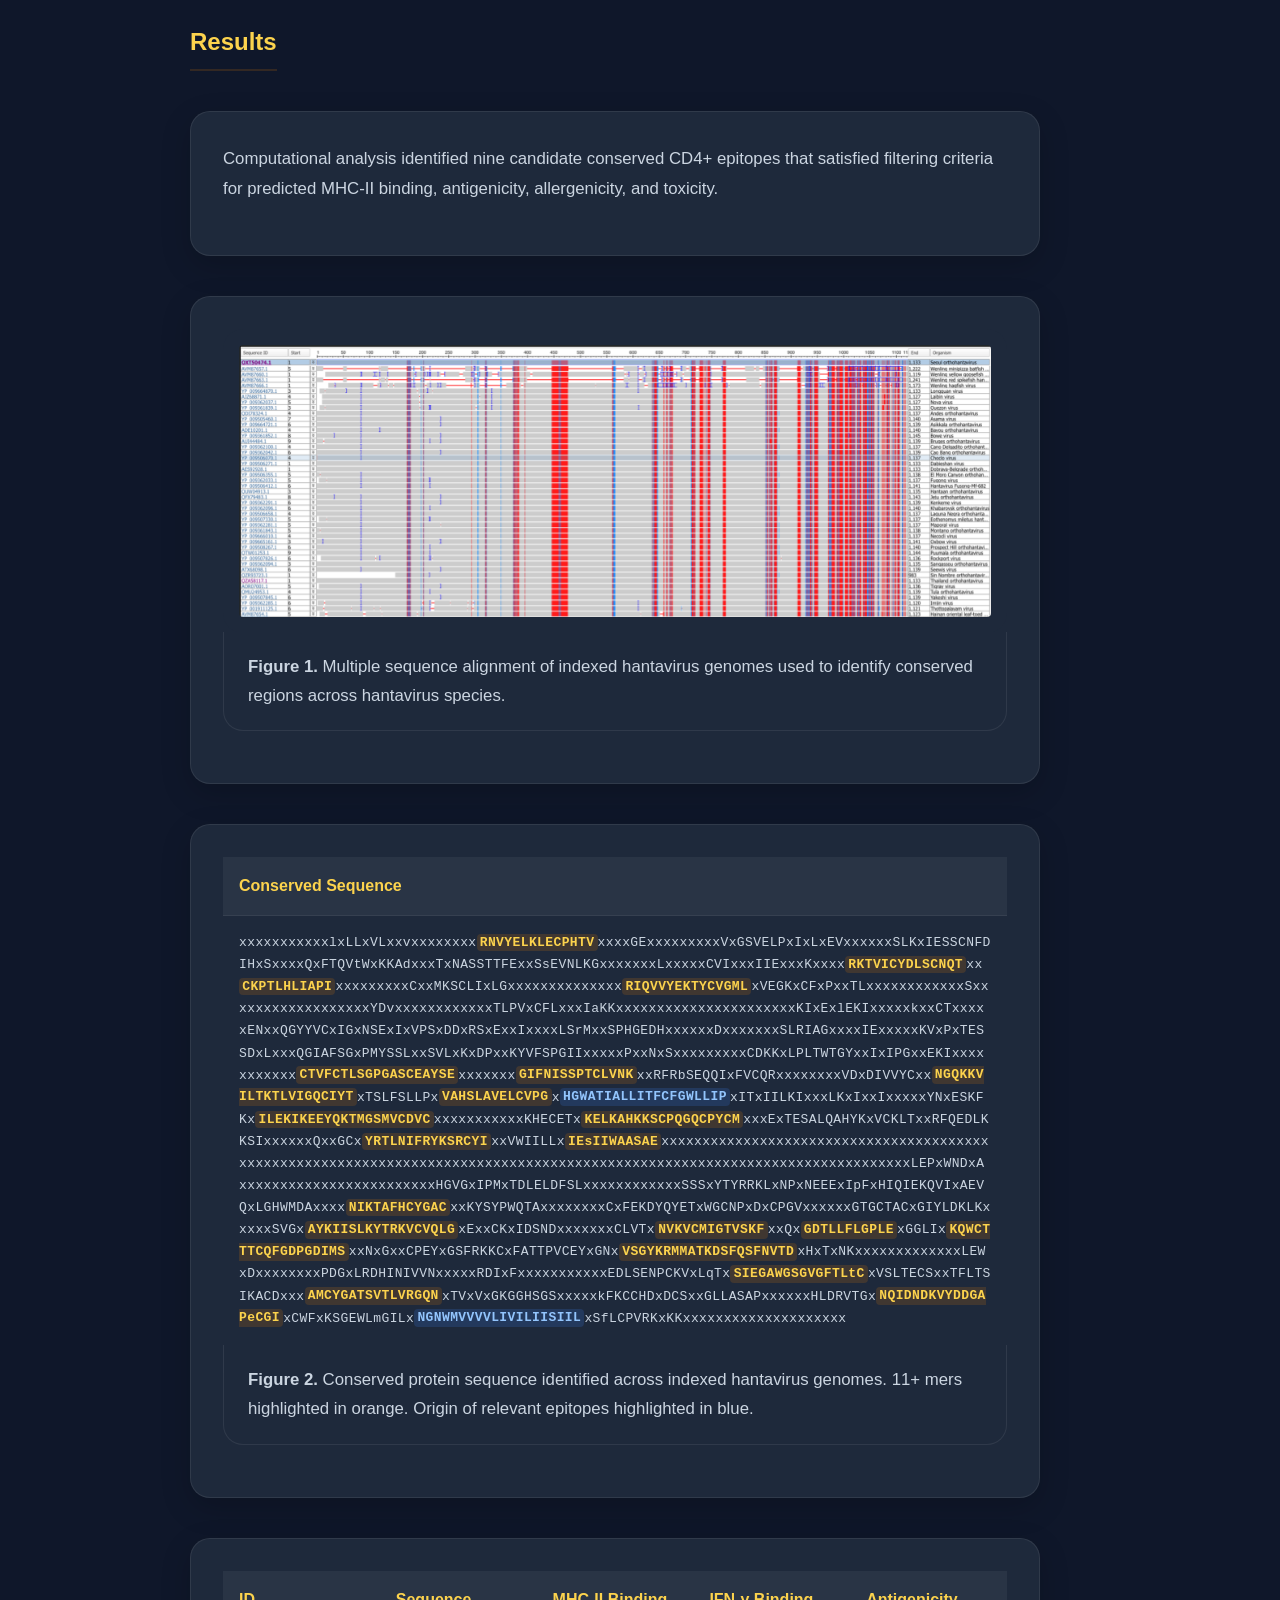
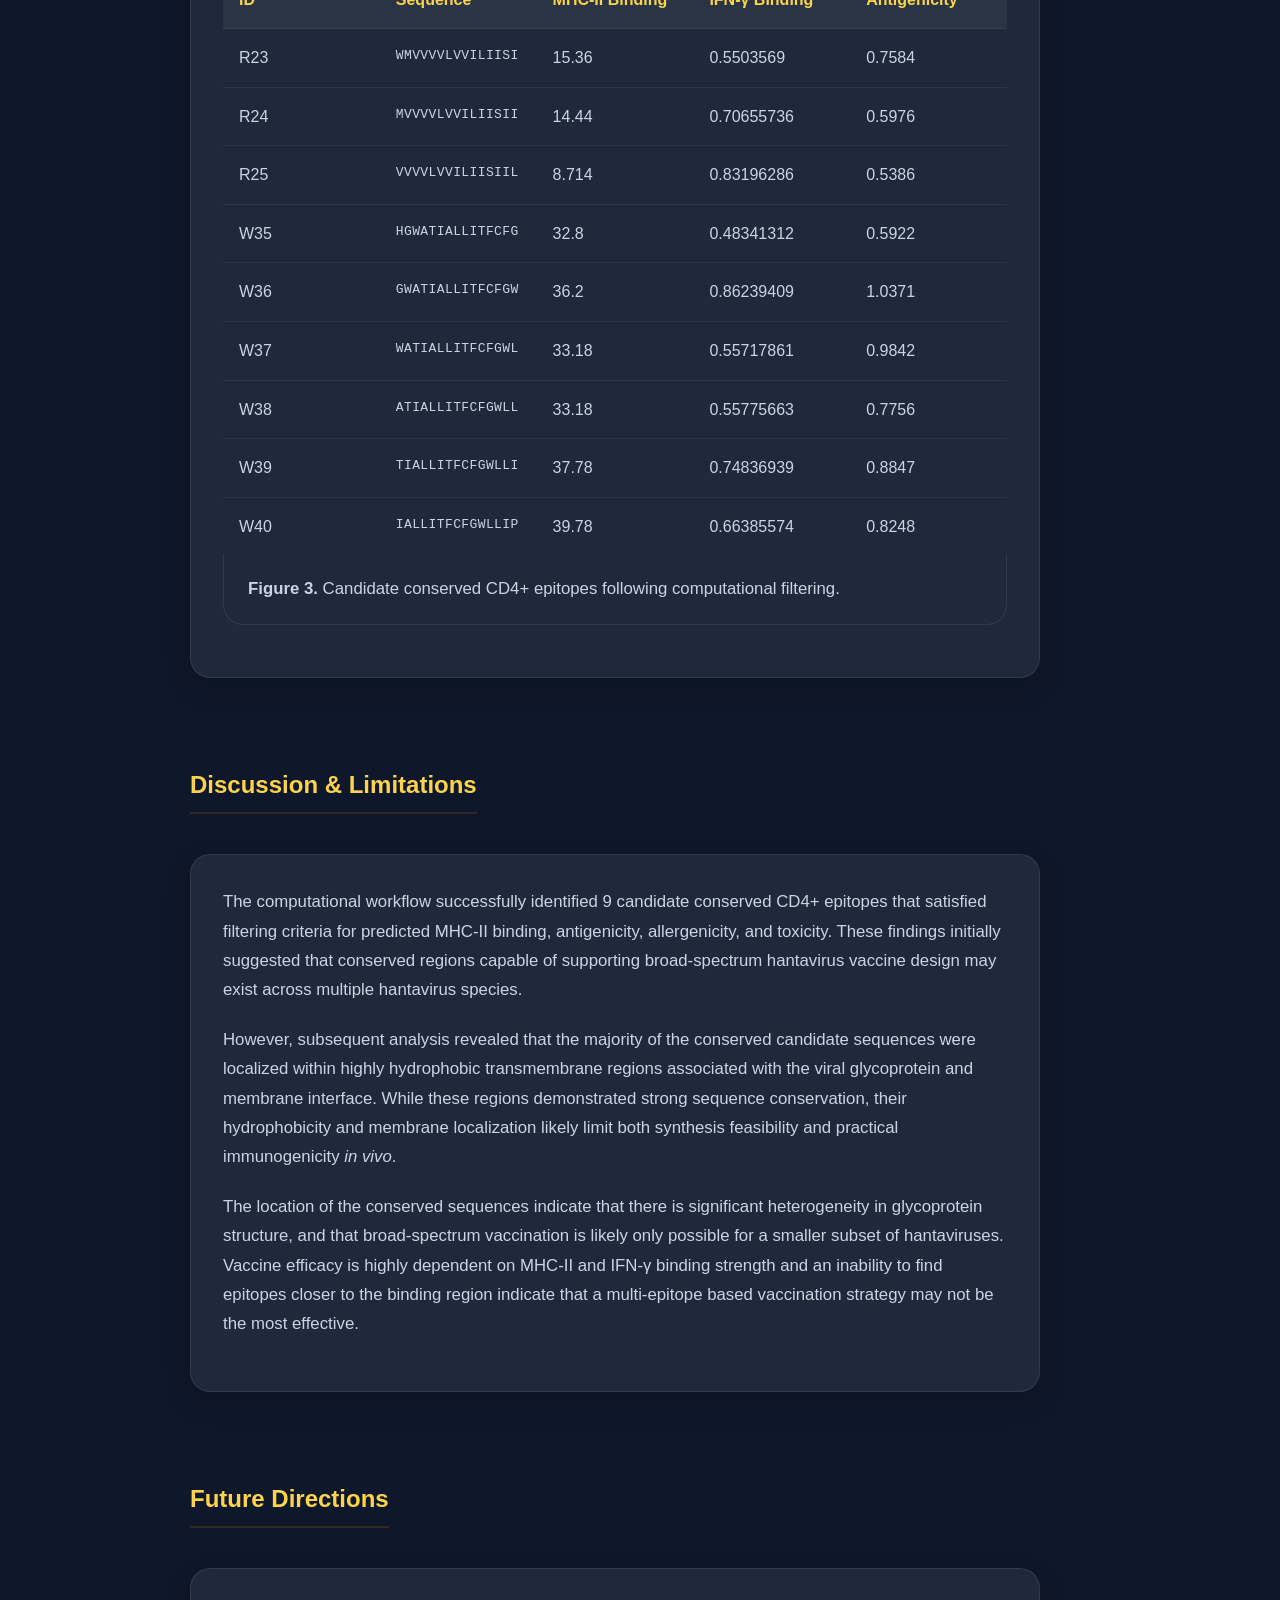
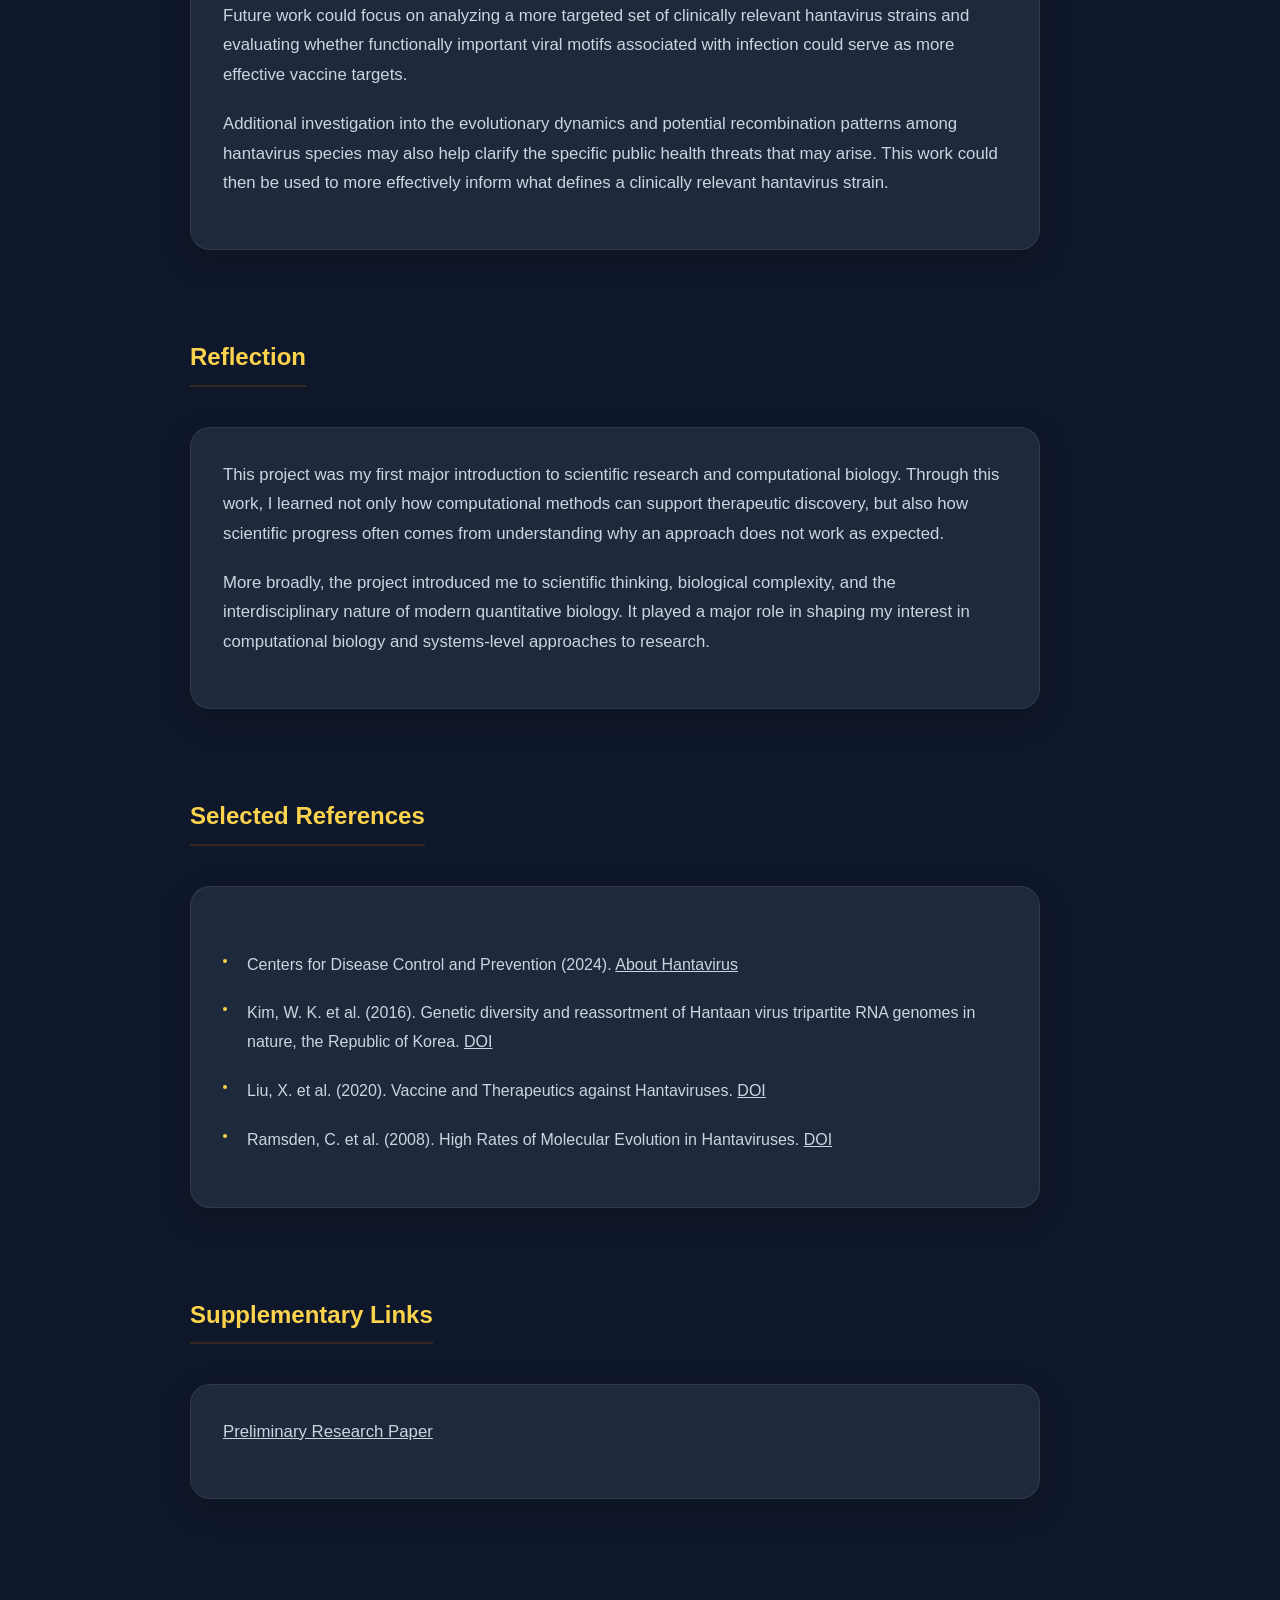
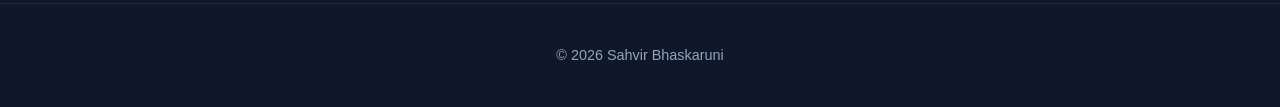
<file: project-pages/hantavirus.html>
<!DOCTYPE html>
<html lang="en">
<head>
  <meta charset="UTF-8" />
  <meta name="viewport" content="width=device-width, initial-scale=1.0" />
  <meta name="description" content="Pan-Hantavirus Vaccine Design: Computational epitope discovery to identify conserved CD4+ epitopes for broad-spectrum vaccine candidates.">
  <title>Pan-Hantavirus Vaccine Project | Sahvir Bhaskaruni</title>
  <link rel="stylesheet" href="../style.css?v=10">
</head>

<body>

<nav>
  <div class="container nav-content">

    <div class="logo">
      <a href="../index.html">Sahvir Bhaskaruni</a>
    </div>

    <div class="nav-links">

      <div class="nav-item">
        <a href="../bio.html">About</a>
      </div>

      <div class="nav-item">
        <a href="../index.html#projects">Projects</a>

        <div class="dropdown">
          <a href="hantavirus.html">Pan-Hantavirus Vaccine</a>
          <a href="pcdh1.html">PCDH1 Inhibitor Design</a>
          <a href="igem.html">Virginia iGEM 2025</a>
        </div>
      </div>

      <div class="nav-item">
        <a href="../index.html#contact">Contact</a>
        </div>
      </div>

    </div>

  </div>
</nav>

<section class="page-section">
  <div class="container page-content">
    <h1>
      Pan-Hantavirus CD4+ Epitope Identification for Broad-Spectrum Vaccine Design
    </h1>

    <p class="project-subtitle">
      Using immunoinformatics approaches to identify conserved CD4+ epitopes
      for potential pan-hantavirus vaccine constructs.
    </p>

    <div class="project-meta">

      <span class="meta-tag">
        Independent Research
      </span>

      <span class="meta-tag">
        Vaccine Design
      </span>

      <span class="meta-tag">
        Immunoinformatics
      </span>

      <span class="date-tag">
        2021–2023
      </span>

    </div>

    <h2>Project Motivation</h2>

    <div class="content-box">

      <p>
        Hantaviruses represent an emerging public health threat due to their
        high mortality rates, high intrinsic mutation rate, and ability to 
        recombine. This necessitates the construction of broadly protective 
        vaccines against all hantavirus strains. 
      </p>

      <p>
        This project explored whether conserved CD4+ epitopes could be identified
        across known hantavirus genomes with the long-term goal of informing
        pan-hantavirus vaccine design.
      </p>
    
    </div>

    <h2>My Role</h2>

    <div class="content-box">

    <p>
      This was an independent research project conducted under the mentorship
      of Dr. Melissa Willis at the Academies of Loudoun.
    </p>

    <p>
      My work focused on computational epitope discovery, sequence analysis,
      immunoinformatics pipeline development, and biological interpretation
      of candidate vaccine targets.
    </p>
  
    </div>

    <h2>Approach</h2>

  <p>
    An immunoinformatics workflow was developed to identify conserved
    candidate CD4+ epitopes across indexed hantavirus genomes.
  </p>

  <div class="flowchart">

    <div class="flow-step">
      <div class="flow-number">1</div>
      <h3>Genome Acquisition</h3>
      <p>
        Collection of indexed hantavirus genomes from NIH GenBank.
      </p>
    </div>

    <div class="flow-arrow">↓</div>

    <div class="flow-step">
      <div class="flow-number">2</div>
      <h3>Sequence Alignment</h3>
      <p>
        Multiple sequence alignment to identify conserved regions 
        across species using NCBI COBALT.
      </p>
    </div>

    <div class="flow-arrow">↓</div>

    <div class="flow-step">
      <div class="flow-number">3</div>
      <h3>Epitope Isolation</h3>
      <p>
        Isolation of candidate 11+ mer conserved peptide sequences 
        using EMBOSS cons.
      </p>
    </div>

    <div class="flow-arrow">↓</div>

    <div class="flow-step">
      <div class="flow-number">4</div>
      <h3>MHC-II Binding Prediction</h3>
      <p>
        Computational prediction of CD4+ MHC-II binding potential 
        using the Immune Epitope Database Tools.
      </p>
    </div>

    <div class="flow-arrow">↓</div>

    <div class="flow-step">
      <div class="flow-number">5</div>
      <h3>Epitope Filtering</h3>
      <p>
        Screening for antigenicity, allergenicity, and toxicity
        using VaxiJen V.2.0, AllerTop V.2.0, and ToxinPred.
      </p>
    </div>

    <div class="flow-arrow">↓</div>

    <div class="flow-step">
      <div class="flow-number">6</div>
      <h3>Candidate Selection</h3>
      <p>
        Determination of conserved candidate epitopes 
        for future analysis.
      </p>
    </div>

  </div>

   <h2>Results</h2>

    <div class="content-box">

      <p>
        Computational analysis identified nine candidate conserved CD4+
        epitopes that satisfied filtering criteria for predicted MHC-II
        binding, antigenicity, allergenicity, and toxicity.
      </p>

    </div>

<!-- FIGURE 1 -->

<div class="figure-card">

  <img
    src="../images/MSA_final.png"
    alt="Multiple sequence alignment of hantavirus genomes"
  >

  <p class="figure-caption">
    <strong>Figure 1.</strong>
    Multiple sequence alignment of indexed hantavirus genomes used
    to identify conserved regions across hantavirus species.
  </p>

</div>

<!-- FIGURE 2 -->

<div class="table-card">


  <table class="sequence-table">

    <thead>
      <tr>
        <th>Conserved Sequence</th>
      </tr>
    </thead>

    <tbody>

      <tr>
        <td class="sequence-cell">
        
        xxxxxxxxxxxlxLLxVLxxvxxxxxxxx<span class="highlight-conserved">RNVYELKLECPHTV</span>xxxxGExxxxxxxxxVxGSVELPxIxLxEVxxxxxxSLKxIESSCNFDIHxSxxxxQxFTQVtWxKKAdxxxTxNASSTTFExxSsEVNLKGxxxxxxxLxxxxxCVIxxxIIExxxKxxxx<span class="highlight-conserved">RKTVICYDLSCNQT</span>xx<span class="highlight-conserved">CKPTLHLIAPI</span>xxxxxxxxxCxxMKSCLIxLGxxxxxxxxxxxxxx<span class="highlight-conserved">RIQVVYEKTYCVGML</span>[base64]<span class="highlight-conserved">CTVFCTLSGPGASCEAYSE</span>xxxxxxx<span class="highlight-conserved">GIFNISSPTCLVNK</span>xxRFRbSEQQIxFVCQRxxxxxxxxVDxDIVVYCxx<span class="highlight-conserved">NGQKKVILTKTLVIGQCIYT</span>xTSLFSLLPx<span class="highlight-conserved">VAHSLAVELCVPG</span>x<span class="highlight-epitope">HGWATIALLITFCFGWLLIP</span>xITxIILKIxxxLKxIxxIxxxxxYNxESKFKx<span class="highlight-conserved">ILEKIKEEYQKTMGSMVCDVC</span>xxxxxxxxxxxKHECETx<span class="highlight-conserved">KELKAHKKSCPQGQCPYCM</span>xxxExTESALQAHYKxVCKLTxxRFQEDLKKSIxxxxxxQxxGCx<span class="highlight-conserved">YRTLNIFRYKSRCYI</span>xxVWIILLx<span class="highlight-conserved">IEsIIWAASAE</span>[base64]<span class="highlight-conserved">NIKTAFHCYGAC</span>xxKYSYPWQTAxxxxxxxxCxFEKDYQYETxWGCNPxDxCPGVxxxxxxGTGCTACxGIYLDKLKxxxxxSVGx<span class="highlight-conserved">AYKIISLKYTRKVCVQLG</span>xExxCKxIDSNDxxxxxxxCLVTx<span class="highlight-conserved">NVKVCMIGTVSKF</span>xxQx<span class="highlight-conserved">GDTLLFLGPLE</span>xGGLIx<span class="highlight-conserved">KQWCTTTCQFGDPGDIMS</span>xxNxGxxCPEYxGSFRKKCxFATTPVCEYxGNx<span class="highlight-conserved">VSGYKRMMATKDSFQSFNVTD</span>xHxTxNKxxxxxxxxxxxxxLEWxDxxxxxxxxPDGxLRDHINIVVNxxxxxRDIxFxxxxxxxxxxxEDLSENPCKVxLqTx<span class="highlight-conserved">SIEGAWGSGVGFTLtC</span>xVSLTECSxxTFLTSIKACDxxx<span class="highlight-conserved">AMCYGATSVTLVRGQN</span>xTVxVxGKGGHSGSxxxxxkFKCCHDxDCSxxGLLASAPxxxxxxHLDRVTGx<span class="highlight-conserved">NQIDNDKVYDDGAPeCGI</span>xCWFxKSGEWLmGILx<span class="highlight-epitope">NGNWMVVVVLIVILIISIIL</span>xSfLCPVRKxKKxxxxxxxxxxxxxxxxxxxx
        
        </td>
      </tr>

    </tbody>

  </table>

<p class="figure-caption">
  <strong>Figure 2.</strong>
  Conserved protein sequence identified across indexed hantavirus genomes. 11+ mers 
  highlighted in orange. Origin of relevant epitopes highlighted in blue.  
</p>

</div>

<!-- FIGURE 3 -->

<div class="table-card">

  <table class="sequence-table">

    <thead>
      <tr>
        <th>ID</th>
        <th>Sequence</th>
        <th>MHC-II Binding</th>
        <th>IFN-&gamma; Binding</th>
        <th>Antigenicity</th>
      </tr>
    </thead>

    <tbody>

      <tr>
        <td>R23</td>
        <td class="sequence-cell">WMVVVVLVVILIISI</td>
        <td>15.36</td>
        <td>0.5503569</td>
        <td>0.7584</td>
      </tr>

      <tr>
        <td>R24</td>
        <td class="sequence-cell">MVVVVLVVILIISII</td>
        <td>14.44</td>
        <td>0.70655736</td>
        <td>0.5976</td>
      </tr>

      <tr>
        <td>R25</td>
        <td class="sequence-cell">VVVVLVVILIISIIL</td>
        <td>8.714</td>
        <td>0.83196286</td>
        <td>0.5386</td>
      </tr>

      <tr>
        <td>W35</td>
        <td class="sequence-cell">HGWATIALLITFCFG</td>
        <td>32.8</td>
        <td>0.48341312</td>
        <td>0.5922</td>
      </tr>

      <tr>
        <td>W36</td>
        <td class="sequence-cell">GWATIALLITFCFGW</td>
        <td>36.2</td>
        <td>0.86239409</td>
        <td>1.0371</td>
      </tr>

      <tr>
        <td>W37</td>
        <td class="sequence-cell">WATIALLITFCFGWL</td>
        <td>33.18</td>
        <td>0.55717861</td>
        <td>0.9842</td>
      </tr>

      <tr>
        <td>W38</td>
        <td class="sequence-cell">ATIALLITFCFGWLL</td>
        <td>33.18</td>
        <td>0.55775663</td>
        <td>0.7756</td>
      </tr>

      <tr>
        <td>W39</td>
        <td class="sequence-cell">TIALLITFCFGWLLI</td>
        <td>37.78</td>
        <td>0.74836939</td>
        <td>0.8847</td>
      </tr>

      <tr>
        <td>W40</td>
        <td class="sequence-cell">IALLITFCFGWLLIP</td>
        <td>39.78</td>
        <td>0.66385574</td>
        <td>0.8248</td>
      </tr>

    </tbody>

  </table>

<p class="figure-caption">
  <strong>Figure 3.</strong>
  Candidate conserved CD4+ epitopes following computational filtering.
</p>

</div>

  <h2>Discussion & Limitations</h2>
  
  <div class="content-box">
  
    <p>
      The computational workflow successfully identified 9 candidate
      conserved CD4+ epitopes that satisfied filtering criteria for
      predicted MHC-II binding, antigenicity, allergenicity, and toxicity.
      These findings initially suggested that conserved regions capable
      of supporting broad-spectrum hantavirus vaccine design may exist
      across multiple hantavirus species. 
    </p>

    <p>
      However, subsequent analysis revealed that the majority of the 
      conserved candidate sequences were localized within highly hydrophobic 
      transmembrane regions associated with the viral glycoprotein and 
      membrane interface. While these regions demonstrated strong sequence 
      conservation, their hydrophobicity and membrane localization likely 
      limit both synthesis feasibility and practical immunogenicity <i>in vivo</i>.
    </p>

    <p>
      The location of the conserved sequences indicate that there is significant 
      heterogeneity in glycoprotein structure, and that broad-spectrum 
      vaccination is likely only possible for a smaller subset of hantaviruses. 
      Vaccine efficacy is highly dependent on MHC-II and IFN-&gamma; binding 
      strength and an inability to find epitopes closer to the binding region 
      indicate that a multi-epitope based vaccination strategy may not be the 
      most effective. 
    </p>
  
  </div>

    <h2>Future Directions</h2>

    <div class="content-box">

    <p>
      Future work could focus on analyzing a more targeted set of clinically
      relevant hantavirus strains and evaluating whether functionally
      important viral motifs associated with infection could serve as more
      effective vaccine targets.
    </p>

    <p>
      Additional investigation into the evolutionary dynamics and potential
      recombination patterns among hantavirus species may also help clarify
      the specific public health threats that may arise. This work could 
      then be used to more effectively inform what defines a clinically 
      relevant hantavirus strain. 
    </p>

    </div>

    <h2>Reflection</h2>

    <div class="content-box">

    <p>
      This project was my first major introduction to scientific research
      and computational biology. Through this work, I learned not only how
      computational methods can support therapeutic discovery, but also how
      scientific progress often comes from understanding why an approach
      does not work as expected.
    </p>

    <p>
      More broadly, the project introduced me to scientific thinking,
      biological complexity, and the interdisciplinary nature of modern
      quantitative biology. It played a major role in shaping my interest
      in computational biology and systems-level approaches to research.
    </p>

    </div>


<h2>Selected References</h2>

<div class="content-box">

  <ul class="reference-list">

    <li>
    
      Centers for Disease Control and Prevention (2024).
    
      <a
        href="https://www.cdc.gov/hantavirus/about/index.html"
        target="_blank"
      >
        <u>About Hantavirus</u>
      </a>
    
    </li>

    <li>
      Kim, W. K. et al. (2016). Genetic diversity and reassortment of Hantaan virus tripartite RNA genomes in nature, the Republic of Korea.
      <a
        href="https://doi.org/10.1371/journal.pntd.0004650"
        target="_blank"
      >
        <u>DOI</u>
      </a>
    </li>
    
    <li>
      Liu, X. et al. (2020). Vaccine and Therapeutics against Hantaviruses.
        <a
          href="https://doi.org/10.3389/fmicb.2019.02989"
          target="_blank"
        >
          <u>DOI</u>
        </a>
    </li>

    <li>
      Ramsden, C. et al. (2008). High Rates of Molecular Evolution in Hantaviruses.
      <a
        href="https://doi.org/10.1093/molbev/msn093"
        target="_blank"
      >
        <u>DOI</u>
      </a>
    </li>

  </ul>

</div>

<h2>Supplementary Links</h2>
<div class="content-box">
  <p>
  <a href="../pdfs/vaccine.pdf" target="_blank">
  <u>Preliminary Research Paper</u>
  </a>
  </p>

</div>

    
</div>

</section>

<footer>
  <div class="container">
    © 2026 Sahvir Bhaskaruni
  </div>
</footer>

</body>
</html>
</file>
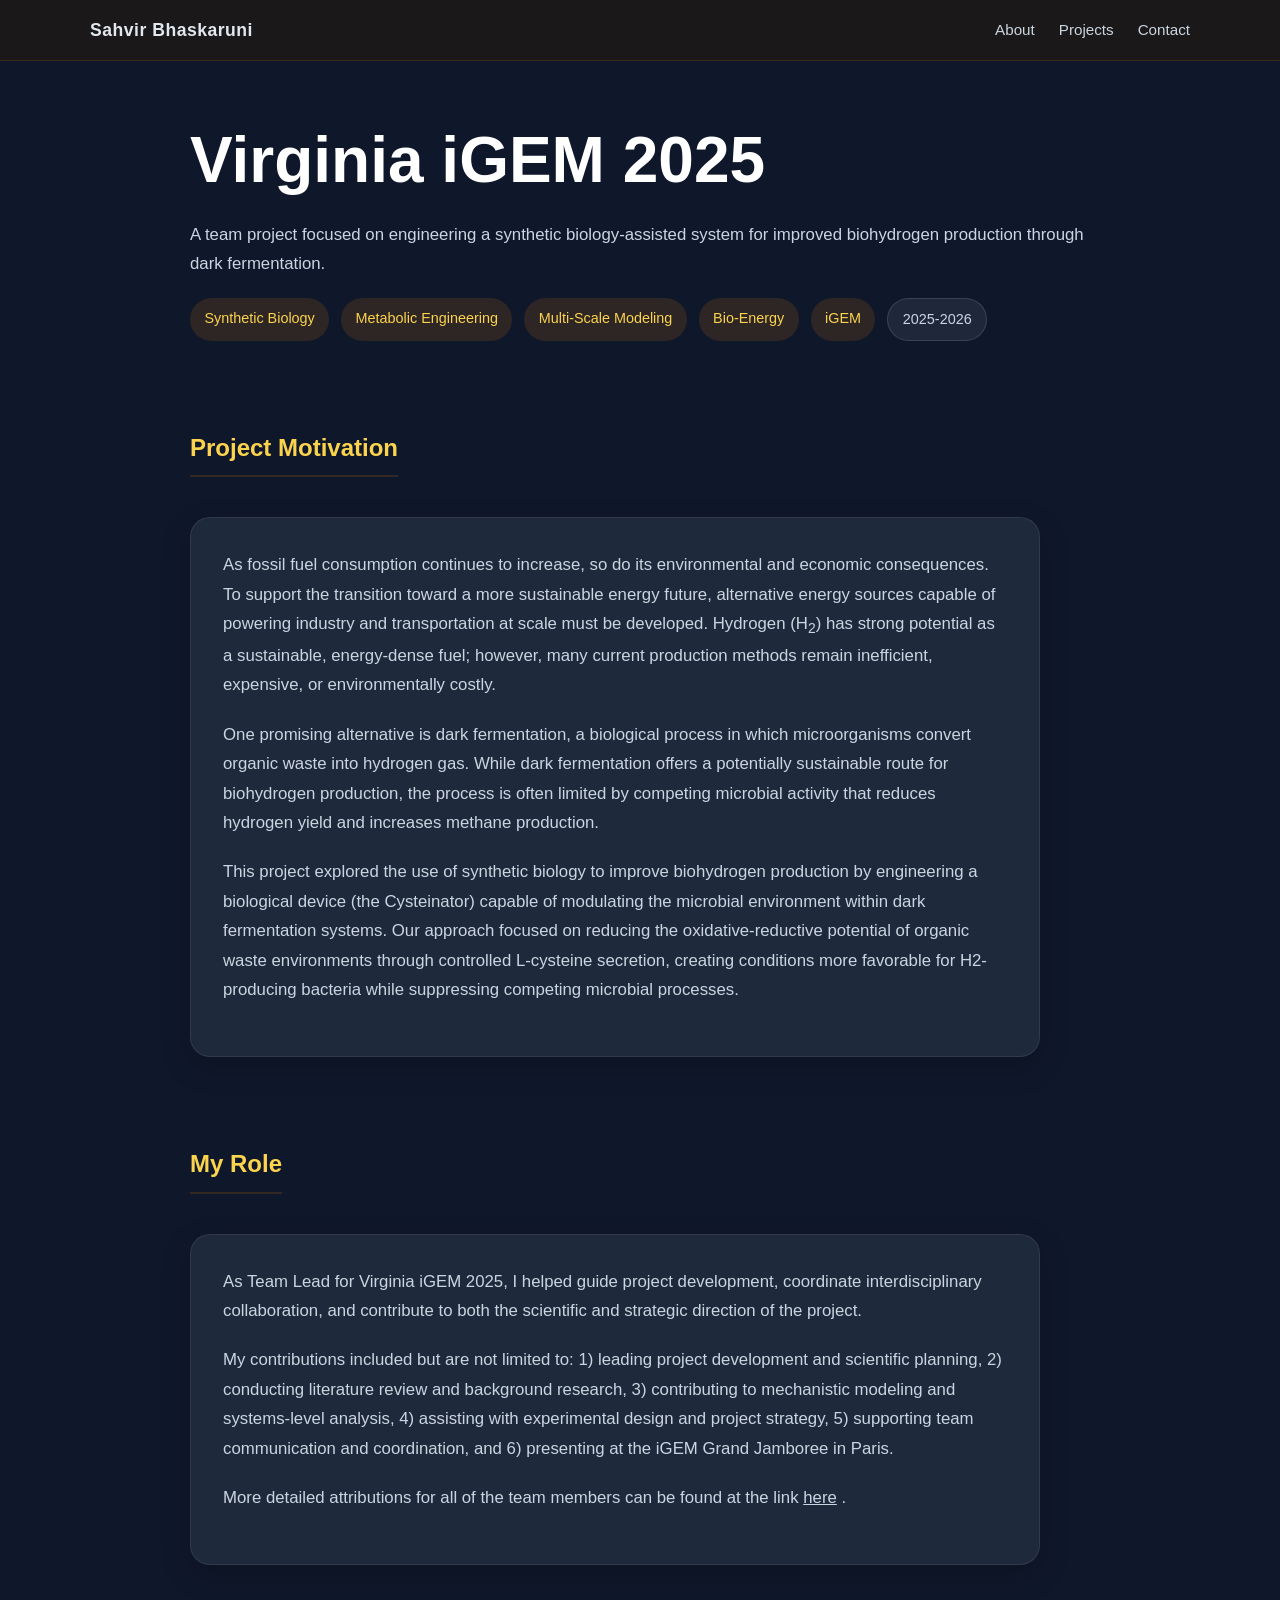
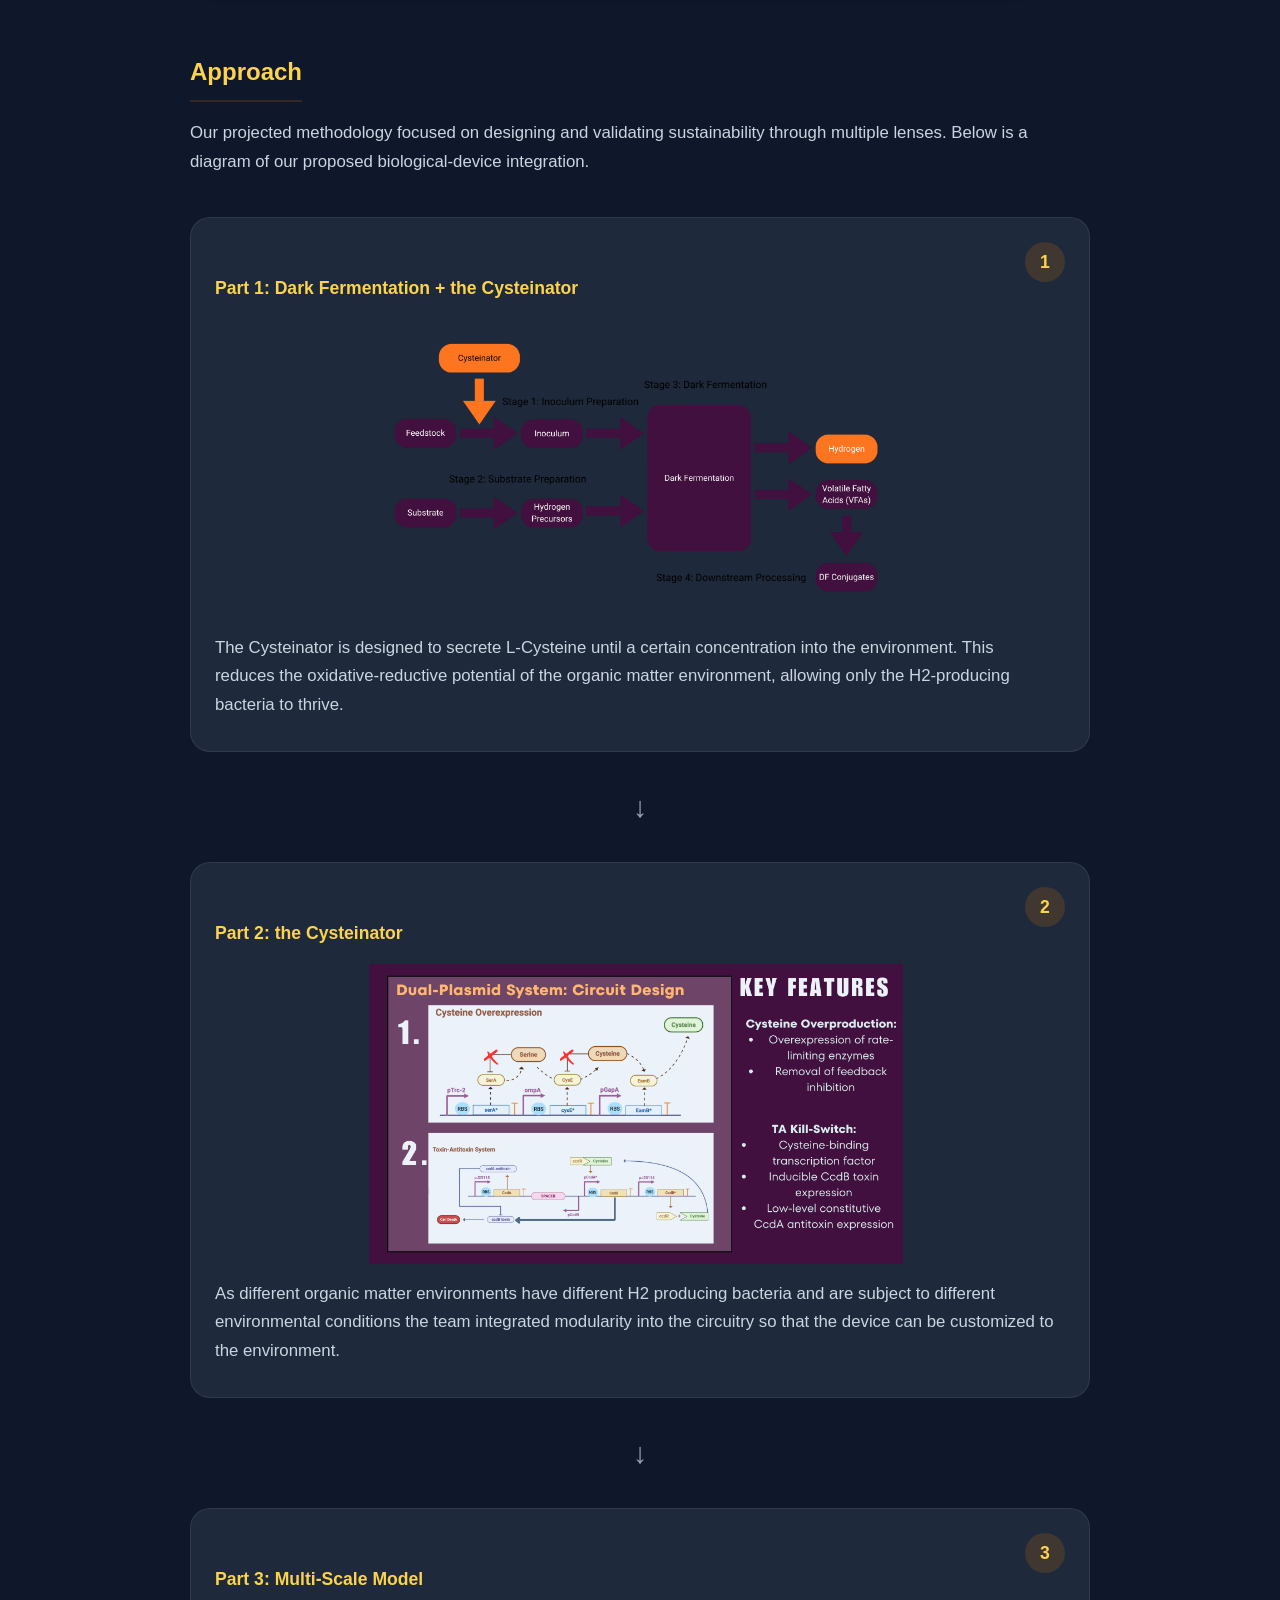
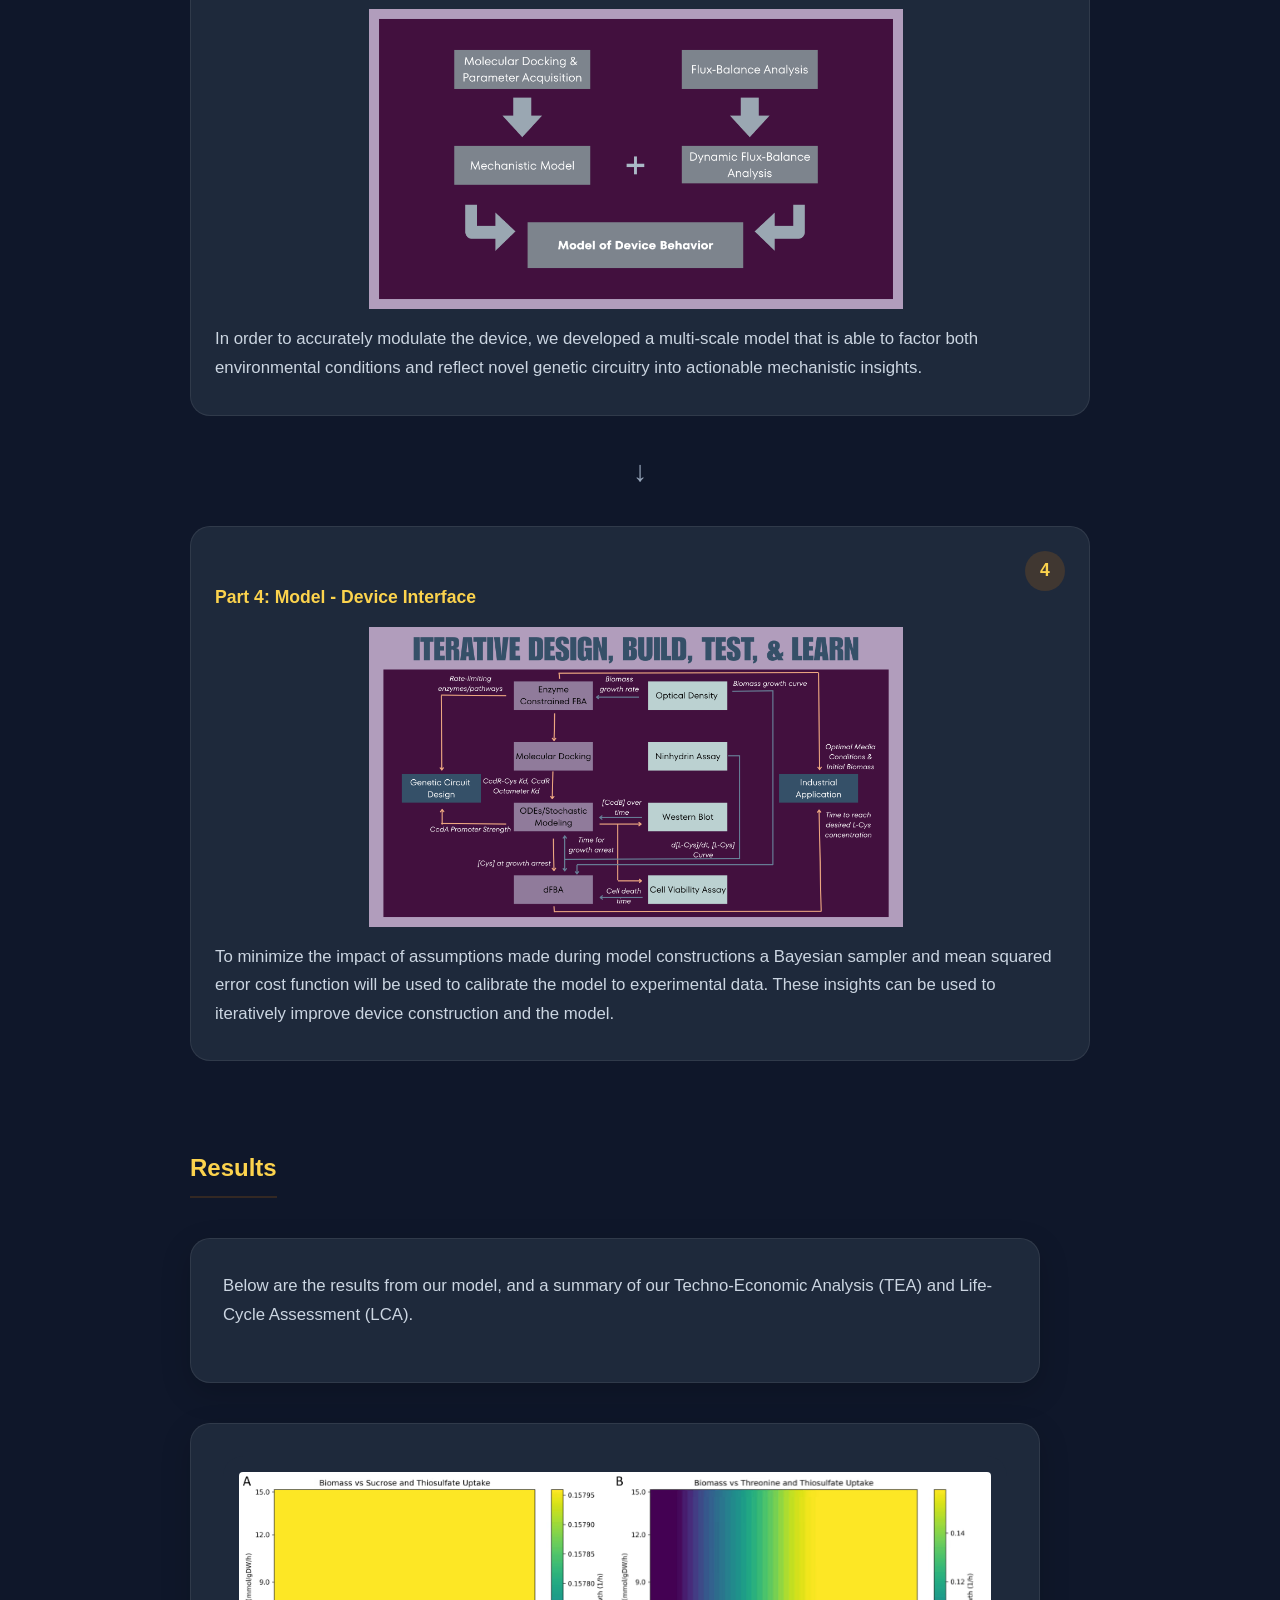
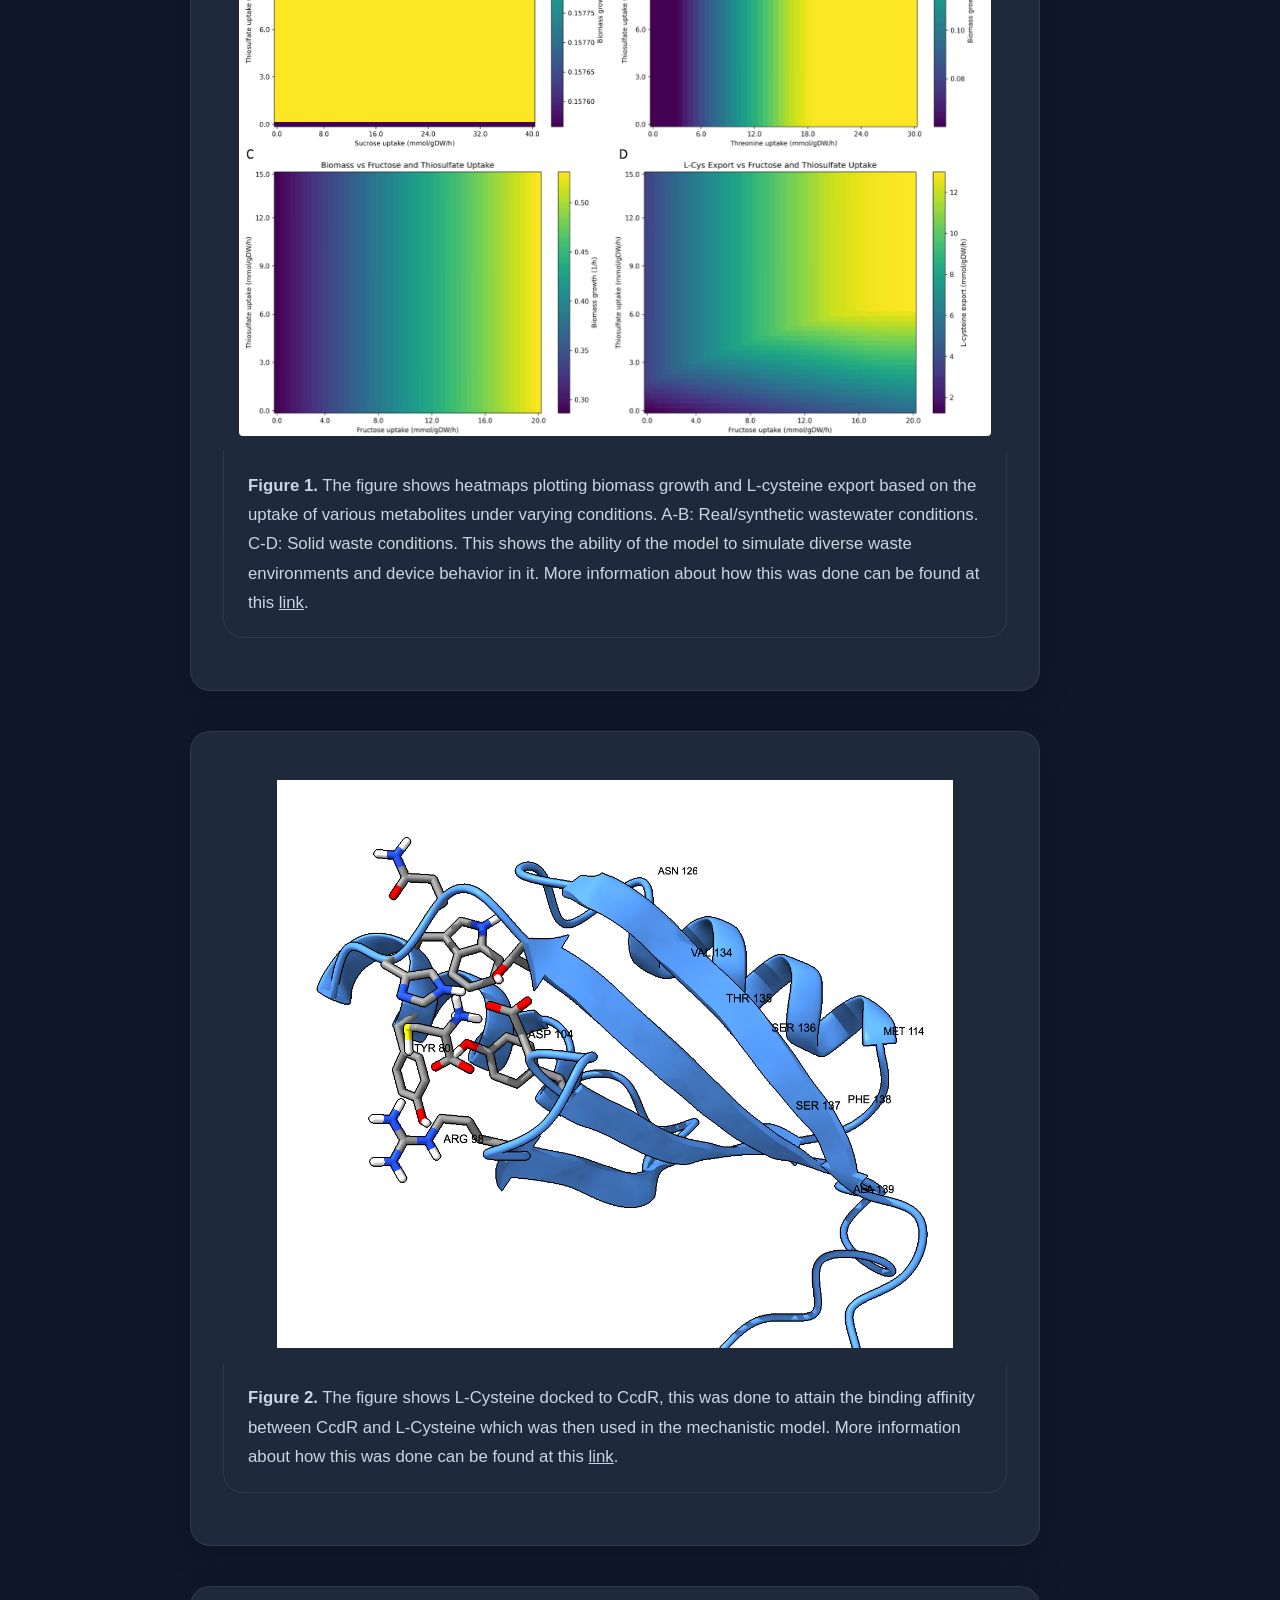
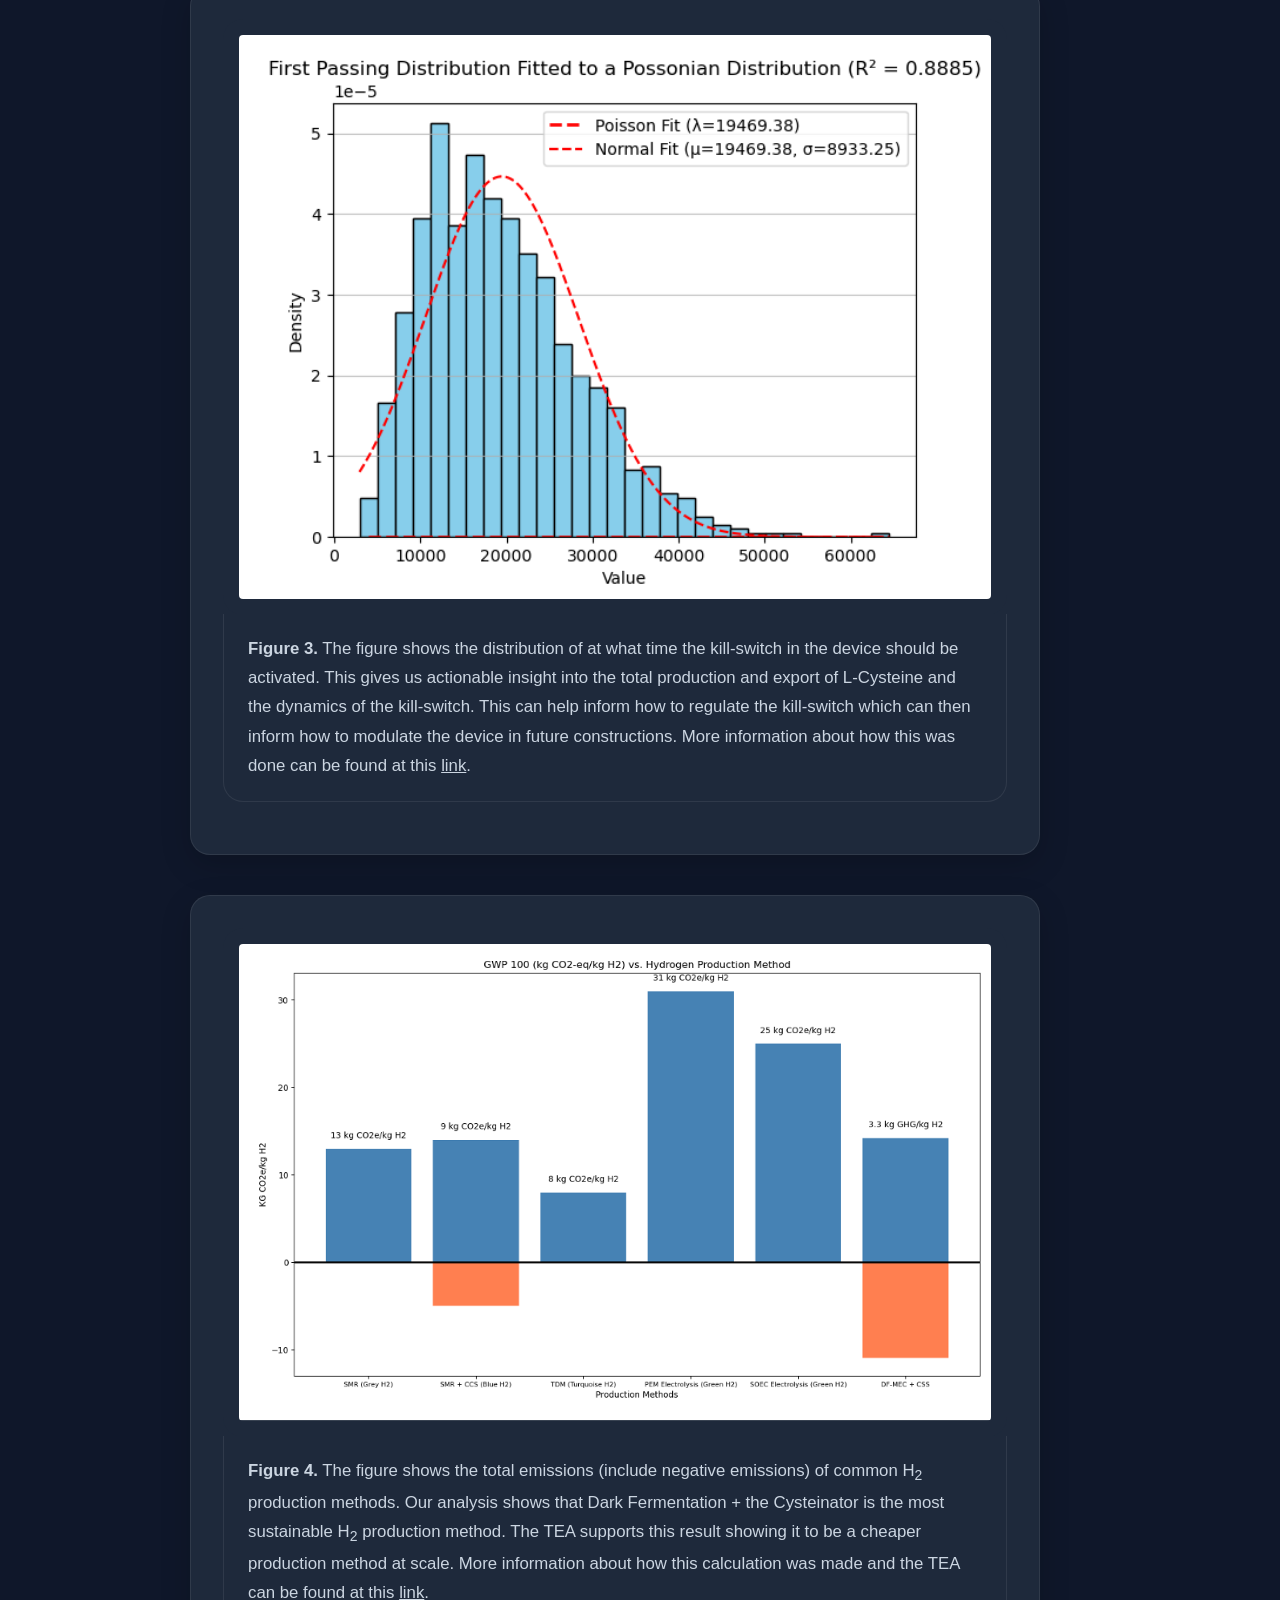
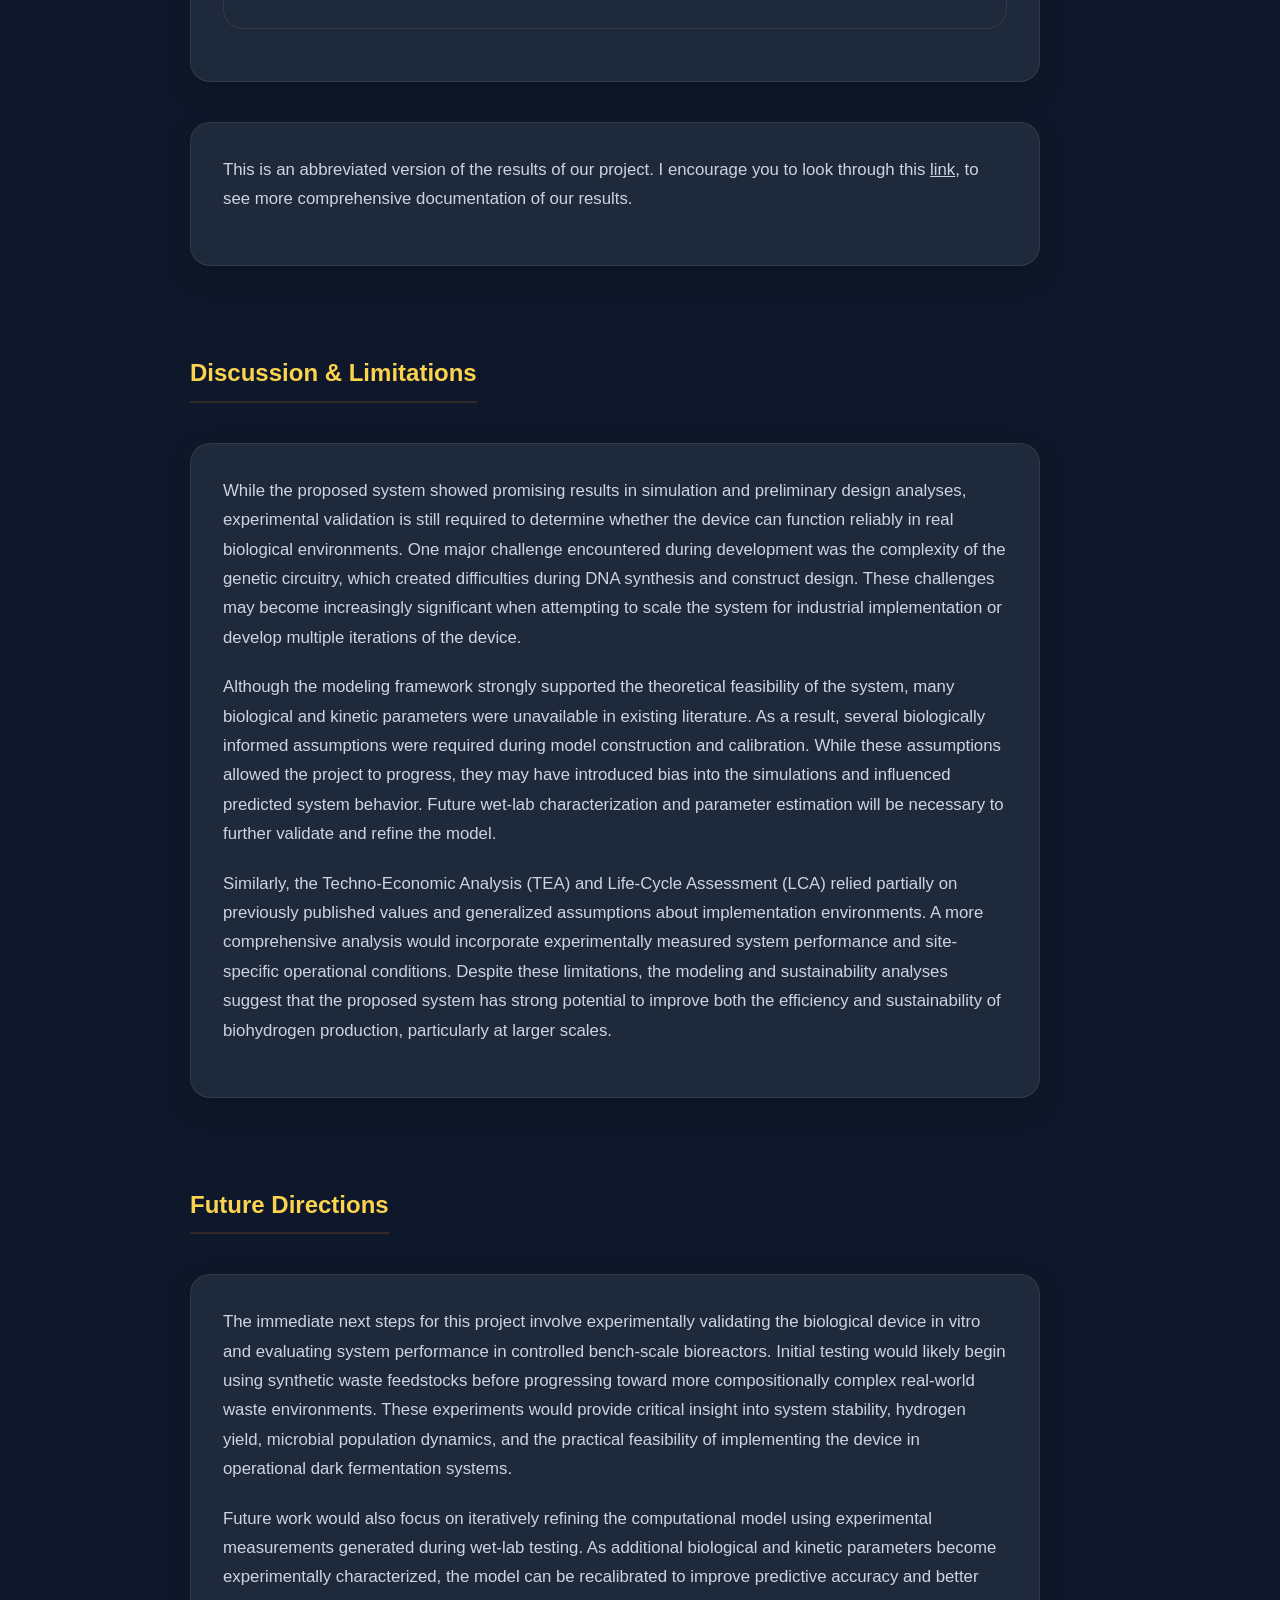
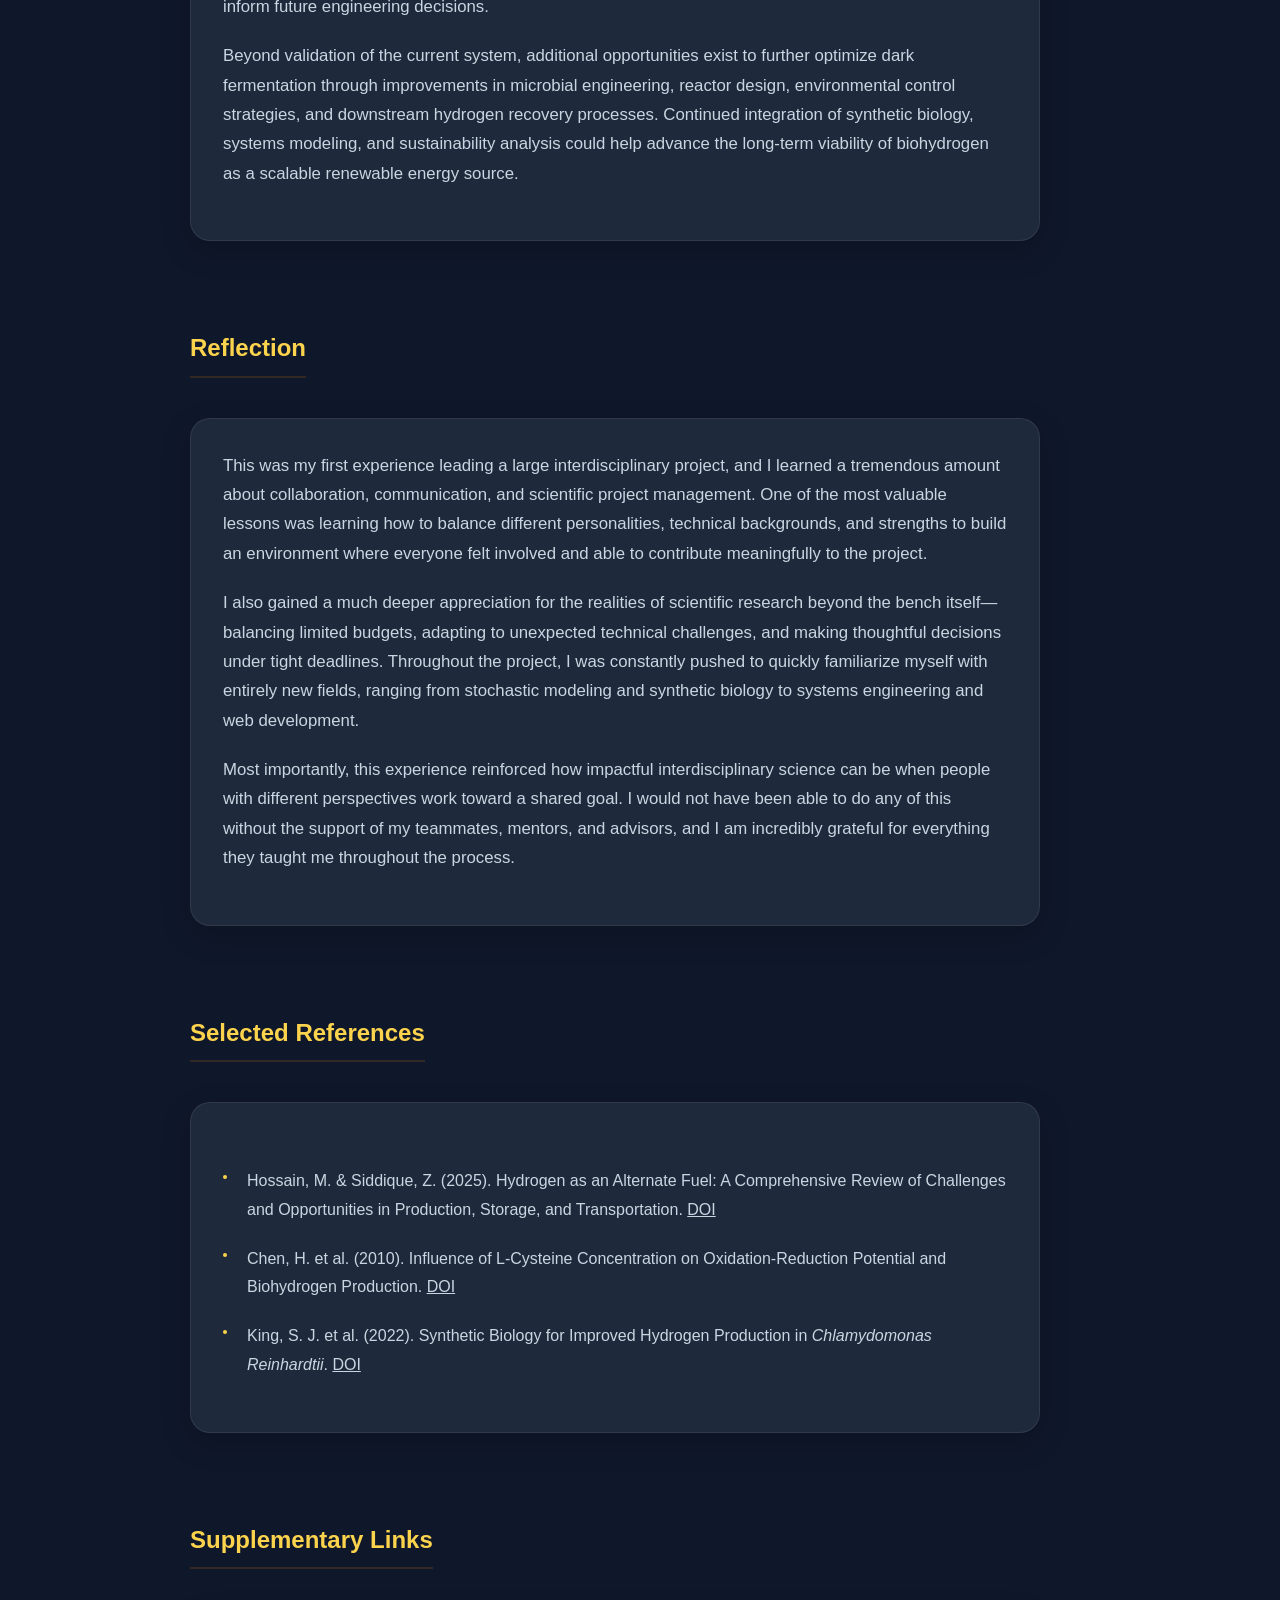
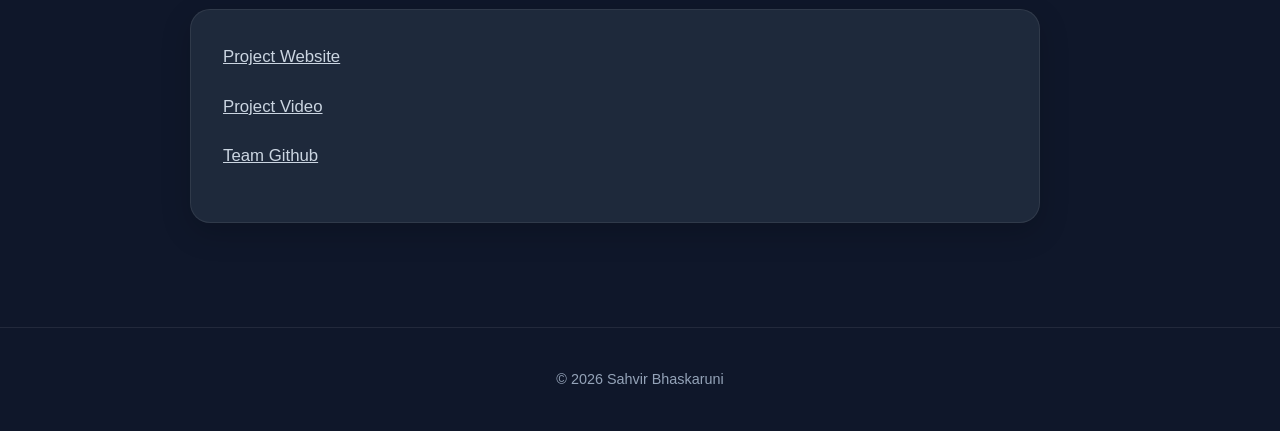
<file: project-pages/igem.html>
<!DOCTYPE html>
<html lang="en">
<head>
  <meta charset="UTF-8" />
  <meta name="viewport" content="width=device-width, initial-scale=1.0" />
  <meta name="description" content="Virginia iGEM 2025: Designing the Cysteinator, a synthetic biology device for improved biohydrogen production through metabolic engineering and systems modeling.">
  <title>Virginia iGEM 2025 | Sahvir Bhaskaruni</title>
  <link rel="stylesheet" href="../style.css?v=10">
</head>

<body>

<nav>
  <div class="container nav-content">

    <div class="logo">
      <a href="../index.html">Sahvir Bhaskaruni</a>
    </div>

    <div class="nav-links">

      <div class="nav-item">
        <a href="../bio.html">About</a>
      </div>

      <div class="nav-item">
        <a href="../index.html#projects">Projects</a>

        <div class="dropdown">
          <a href="hantavirus.html">Pan-Hantavirus Vaccine</a>
          <a href="pcdh1.html">PCDH1 Inhibitor Design</a>
          <a href="igem.html">Virginia iGEM 2025</a>
        </div>
      </div>

      <div class="nav-item">
        <a href="../index.html#contact">Contact</a>
      </div>

    </div>

  </div>
</nav>

<section class="page-section">
  <div class="container page-content">
    <h1>Virginia iGEM 2025</h1>

    <p class="project-subtitle">
      A team project focused on engineering a synthetic biology-assisted system for improved 
      biohydrogen production through dark fermentation.
    </p>

    <div class="project-meta">

      <span class="meta-tag">
        Synthetic Biology
      </span>

      <span class="meta-tag">
        Metabolic Engineering
      </span>

      <span class="meta-tag">
        Multi-Scale Modeling
      </span>

      <span class="meta-tag">
        Bio-Energy
      </span>

      <span class="meta-tag">
        iGEM
      </span>

      <span class="date-tag">
        2025-2026
      </span>

    </div>

    <h2>Project Motivation</h2>

    <div class="content-box">

      <p>
      As fossil fuel consumption continues to increase, so do its environmental 
      and economic consequences. To support the transition toward a more sustainable 
      energy future, alternative energy sources capable of powering industry and 
      transportation at scale must be developed. Hydrogen (H<sub>2</sub>) has strong potential 
      as a sustainable, energy-dense fuel; however, many current production methods 
      remain inefficient, expensive, or environmentally costly.
      </p>

      <p>
      One promising alternative is dark fermentation, a biological process in which 
      microorganisms convert organic waste into hydrogen gas. While dark fermentation 
      offers a potentially sustainable route for biohydrogen production, the process 
      is often limited by competing microbial activity that reduces hydrogen yield 
      and increases methane production.
      </p>

      <p>
      This project explored the use of synthetic biology to improve biohydrogen production 
      by engineering a biological device (the Cysteinator) capable of modulating the 
      microbial environment within dark fermentation systems. Our approach focused on 
      reducing the oxidative-reductive potential of organic waste environments through 
      controlled L-cysteine secretion, creating conditions more favorable for H2-producing 
      bacteria while suppressing competing microbial processes.
      </p>
    
    </div>

    <h2>My Role</h2>

    <div class="content-box">

    <p>
      As Team Lead for Virginia iGEM 2025, I helped guide project development, 
      coordinate interdisciplinary collaboration, and contribute to both the 
      scientific and strategic direction of the project.
    </p>
    <p>
      My contributions included but are not limited to: 1) leading project 
      development and scientific planning, 2) conducting literature review
      and background research, 3) contributing to mechanistic modeling and
      systems-level analysis, 4) assisting with experimental design and 
      project strategy, 5) supporting team communication and coordination, 
      and 6) presenting at the iGEM Grand Jamboree in Paris.
    </p>
    <p>
      More detailed attributions for all of the team members can be found 
      at the link<a href="https://2025.igem.wiki/virginia/attributions" target="_blank">
      <u>here</u>
      </a>.   
    </p>
  
    </div>

    <h2>Approach</h2>

    <p>
      Our projected methodology focused on designing and validating sustainability 
      through multiple lenses. Below is a diagram of our proposed biological-device 
      integration. 
    </p>

  <div class="flowchart">

    <div class="flow-step">
      <div class="flow-number">1</div>
      <h3>Part 1: Dark Fermentation + the Cysteinator</h3>
      <img
        src="../images/iGEM_5.png"
        alt="Dark Fermentation + Cysteinator Model"
      >
      <p>
        The Cysteinator is designed to secrete L-Cysteine until a certain 
        concentration into the environment. This reduces the oxidative-reductive 
        potential of the organic matter environment, allowing only the H2-producing 
        bacteria to thrive. 
      </p>
    </div>

    <div class="flow-arrow">↓</div>

    <div class="flow-step">
      <div class="flow-number">2</div>
      <h3>Part 2: the Cysteinator</h3>
      <img
        src="../images/iGEM_6.png"
        alt="Cysteinator Function Slide"
      >
      <p>
        As different organic matter environments have different H2 producing
        bacteria and are subject to different environmental conditions the team 
        integrated modularity into the circuitry so that the device can be customized 
        to the environment. 
      </p>
    </div>

    <div class="flow-arrow">↓</div>

    <div class="flow-step">
      <div class="flow-number">3</div>
      <h3>Part 3: Multi-Scale Model</h3>
      <img
        src="../images/iGEM_7.png"
        alt="Model Construction Diagram"
      >
      <p>
        In order to accurately modulate the device, we developed a multi-scale 
        model that is able to factor both environmental conditions and reflect 
        novel genetic circuitry into actionable mechanistic insights. 
      </p>
    </div>

    <div class="flow-arrow">↓</div>

    <div class="flow-step">
      <div class="flow-number">4</div>
      <h3>Part 4: Model - Device Interface</h3>
      <img
        src="../images/iGEM_8.png"
        alt="Model-Device Interface"
      >
      <p>
        To minimize the impact of assumptions made during model constructions
        a Bayesian sampler and mean squared error cost function will be used 
        to calibrate the model to experimental data. These insights can be used
        to iteratively improve device construction and the model.  
      </p>
    </div>

  </div>

   <h2>Results</h2>

    <div class="content-box">

      <p>
        Below are the results from our model, and a summary of our
        Techno-Economic Analysis (TEA) and Life-Cycle Assessment 
        (LCA).
      </p>

    </div>

<!-- FIGURE 1 -->

<div class="figure-card figure-card-sm">

  <img
    src="../images/iGEM_1.png"
    alt="Heatmap of L-cysteine export and biomass growth"
  >

<p class="figure-caption">
  <strong>Figure 1.</strong>
  The figure shows heatmaps plotting biomass growth and L-cysteine export based 
  on the uptake of various metabolites under varying conditions. A-B: Real/synthetic 
  wastewater conditions. C-D: Solid waste conditions. This shows the ability of the 
  model to simulate diverse waste environments and device behavior in it. More 
  information about how this was done can be found at this <a href="https://2025.igem.wiki/virginia/fba" target="_blank">
  <u>link</u></a>.
</p>

</div>

<!-- FIGURE 2 -->

<div class="figure-card figure-card-sm">
  
  <img
    src="../images/iGEM_2.png"
    alt="Docking of L-Cysteine to CcdR Monomer"
  >

<p class="figure-caption">
  <strong>Figure 2.</strong>
  The figure shows L-Cysteine docked to CcdR, this was done to attain the 
  binding affinity between CcdR and L-Cysteine which was then used in the 
  mechanistic model. More information about how this was done can be found 
  at this <a href="https://2025.igem.wiki/virginia/mdoc" target="_blank">
  <u>link</u></a>. 
</p>

</div>

<!-- FIGURE 3 -->

<div class="figure-card figure-card-sm">

  <img
    src="../images/iGEM_3.png"
    alt="Results of stochasticity testing of mechanistic-model - dFBA integration"
  >

<p class="figure-caption">
  <strong>Figure 3.</strong>
  The figure shows the distribution of at what time the kill-switch in the device 
  should be activated. This gives us actionable insight into the total production 
  and export of L-Cysteine and the dynamics of the kill-switch. This can help 
  inform how to regulate the kill-switch which can then inform how to modulate 
  the device in future constructions. More information about how this was done can 
  be found at this <a href="https://2025.igem.wiki/virginia/mechanistic" target="_blank">
  <u>link</u></a>. 
</p>

</div>

<!-- FIGURE 4 -->

<div class="figure-card figure-card-sm">

  <img
    src="../images/iGEM_4.png"
    alt="Comparison of H2 production methods"
  >

<p class="figure-caption">
  <strong>Figure 4.</strong>
  The figure shows the total emissions (include negative emissions) of common H<sub>2</sub>
  production methods. Our analysis shows that Dark Fermentation + the Cysteinator is the
  most sustainable H<sub>2</sub> production method. The TEA supports this result showing 
  it to be a cheaper production method at scale. More information about how this calculation 
  was made and the TEA can be found at this <a href="https://2025.igem.wiki/virginia/sustainability" target="_blank">
  <u>link</u></a>. 
</p>

</div>

   <div class="content-box">

      <p>
        This is an abbreviated version of the results of our project. I encourage you 
        to look through this <a href="https://2025.igem.wiki/virginia/engineering" target="_blank">
        <u>link</u></a>, to see more comprehensive documentation of our results. 
      </p>

    </div>

  <h2>Discussion & Limitations</h2>
  
  <div class="content-box">
  
    <p>
      While the proposed system showed promising results in simulation and preliminary 
      design analyses, experimental validation is still required to determine whether 
      the device can function reliably in real biological environments. One major 
      challenge encountered during development was the complexity of the genetic circuitry, 
      which created difficulties during DNA synthesis and construct design. These challenges 
      may become increasingly significant when attempting to scale the system for industrial 
      implementation or develop multiple iterations of the device.
    </p>

    <p>
      Although the modeling framework strongly supported the theoretical feasibility of the 
      system, many biological and kinetic parameters were unavailable in existing literature. 
      As a result, several biologically informed assumptions were required during model construction 
      and calibration. While these assumptions allowed the project to progress, they may have 
      introduced bias into the simulations and influenced predicted system behavior. Future 
      wet-lab characterization and parameter estimation will be necessary to further validate 
      and refine the model.
    </p>

    <p>
      Similarly, the Techno-Economic Analysis (TEA) and Life-Cycle Assessment (LCA) relied 
      partially on previously published values and generalized assumptions about implementation 
      environments. A more comprehensive analysis would incorporate experimentally measured system 
      performance and site-specific operational conditions. Despite these limitations, the modeling 
      and sustainability analyses suggest that the proposed system has strong potential to improve 
      both the efficiency and sustainability of biohydrogen production, particularly at larger scales.
    </p>
  
  </div>

    <h2>Future Directions</h2>

    <div class="content-box">

    <p>
      The immediate next steps for this project involve experimentally validating 
      the biological device in vitro and evaluating system performance in controlled 
      bench-scale bioreactors. Initial testing would likely begin using synthetic waste 
      feedstocks before progressing toward more compositionally complex real-world 
      waste environments. These experiments would provide critical insight into system 
      stability, hydrogen yield, microbial population dynamics, and the practical 
      feasibility of implementing the device in operational dark fermentation systems.
    </p>

    <p>
      Future work would also focus on iteratively refining the computational model using 
      experimental measurements generated during wet-lab testing. As additional biological 
      and kinetic parameters become experimentally characterized, the model can be recalibrated 
      to improve predictive accuracy and better inform future engineering decisions.
    </p>

    <p>
      Beyond validation of the current system, additional opportunities exist to further optimize 
      dark fermentation through improvements in microbial engineering, reactor design, environmental 
      control strategies, and downstream hydrogen recovery processes. Continued integration of synthetic 
      biology, systems modeling, and sustainability analysis could help advance the long-term viability 
      of biohydrogen as a scalable renewable energy source.
    </p>

    </div>

    <h2>Reflection</h2>

    <div class="content-box">

    <p>
      This was my first experience leading a large interdisciplinary project, 
      and I learned a tremendous amount about collaboration, communication, 
      and scientific project management. One of the most valuable lessons was 
      learning how to balance different personalities, technical backgrounds, 
      and strengths to build an environment where everyone felt involved and 
      able to contribute meaningfully to the project.
    </p>

    <p>
      I also gained a much deeper appreciation for the realities of scientific 
      research beyond the bench itself—balancing limited budgets, adapting to 
      unexpected technical challenges, and making thoughtful decisions under tight 
      deadlines. Throughout the project, I was constantly pushed to quickly 
      familiarize myself with entirely new fields, ranging from stochastic modeling 
      and synthetic biology to systems engineering and web development.
    </p>

    <p>
      Most importantly, this experience reinforced how impactful interdisciplinary 
      science can be when people with different perspectives work toward a shared goal. 
      I would not have been able to do any of this without the support of my teammates, 
      mentors, and advisors, and I am incredibly grateful for everything they taught me 
      throughout the process.
    </p>

    </div>


<h2>Selected References</h2>

<div class="content-box">

  <ul class="reference-list">

    <li>
      Hossain, M. & Siddique, Z. (2025). Hydrogen as an Alternate Fuel: A Comprehensive Review of Challenges and Opportunities in Production, Storage, and Transportation. 
      <a
        href="https://doi.org/10.1016/j.ijhydene.2025.01.033"
        target="_blank"
      >
        <u>DOI</u>
      </a>
    </li>
    
    <li>
      Chen, H. et al. (2010). Influence of L-Cysteine Concentration on Oxidation-Reduction Potential and Biohydrogen Production.
        <a
          href="https://doi.org/10.1016/s1004-9541(10)60275-3"
          target="_blank"
        >
          <u>DOI</u>
        </a>
    </li>

    <li>
      King, S. J. et al. (2022). Synthetic Biology for Improved Hydrogen Production in <i>Chlamydomonas Reinhardtii</i>.
      <a
        href="https://doi.org/10.1111/1751-7915.14024"
        target="_blank"
      >
        <u>DOI</u>
      </a>
    </li>

  </ul>

</div>

<h2>Supplementary Links</h2>
<div class="content-box">

  <p>
    <a href="https://2025.igem.wiki/virginia/" target="_blank">
    <u>Project Website</u>
    </a>
  </p>

  <p>
    <a href="https://video.igem.org/w/xbet9zyEW5FdxrkEBKrZ18" target="_blank">
    <u>Project Video</u>
    </a>
  </p>

  <p>
    <a href="https://github.com/dsd5kq/UVA-iGEM-2025-Model-" target="_blank">
    <u>Team Github</u>
    </a>
  </p>

</div>

  </div>
</section>

<footer>
  <div class="container">
    © 2026 Sahvir Bhaskaruni
  </div>
</footer>

</body>
</html>
</file>
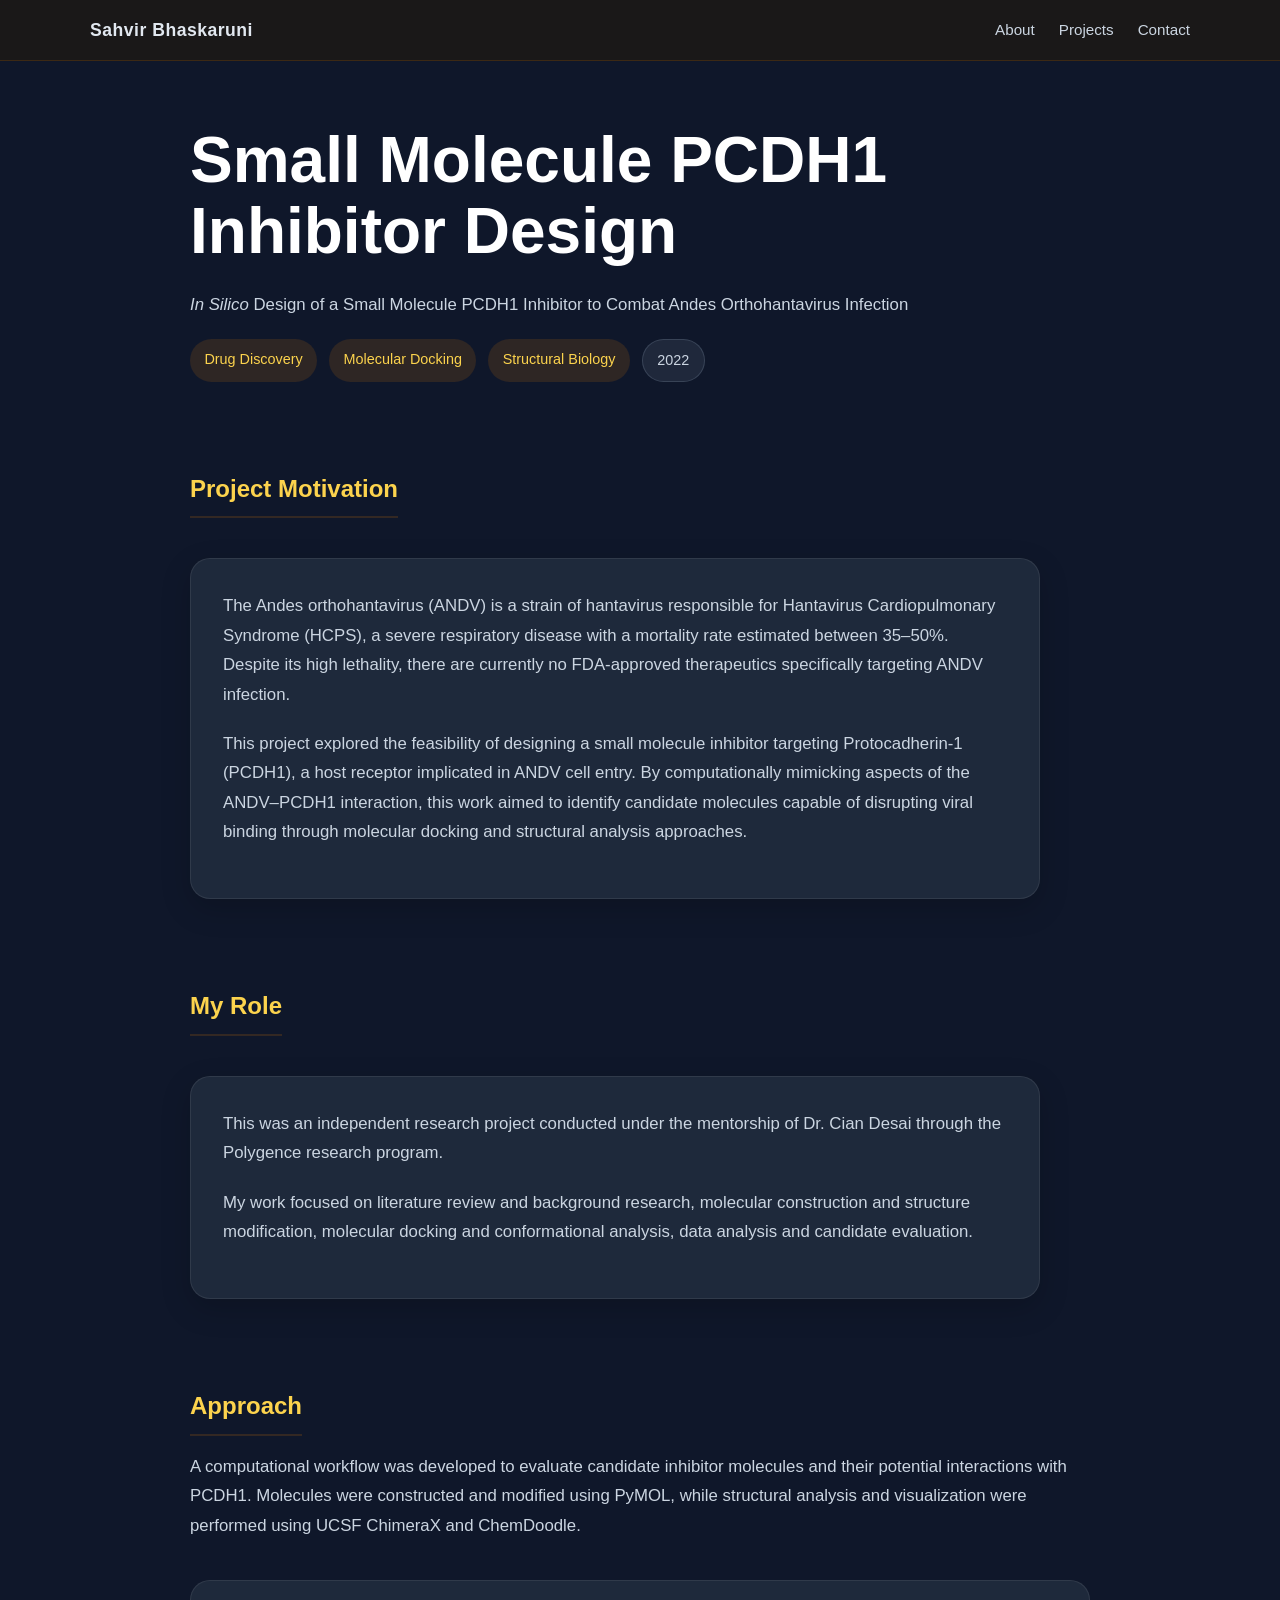
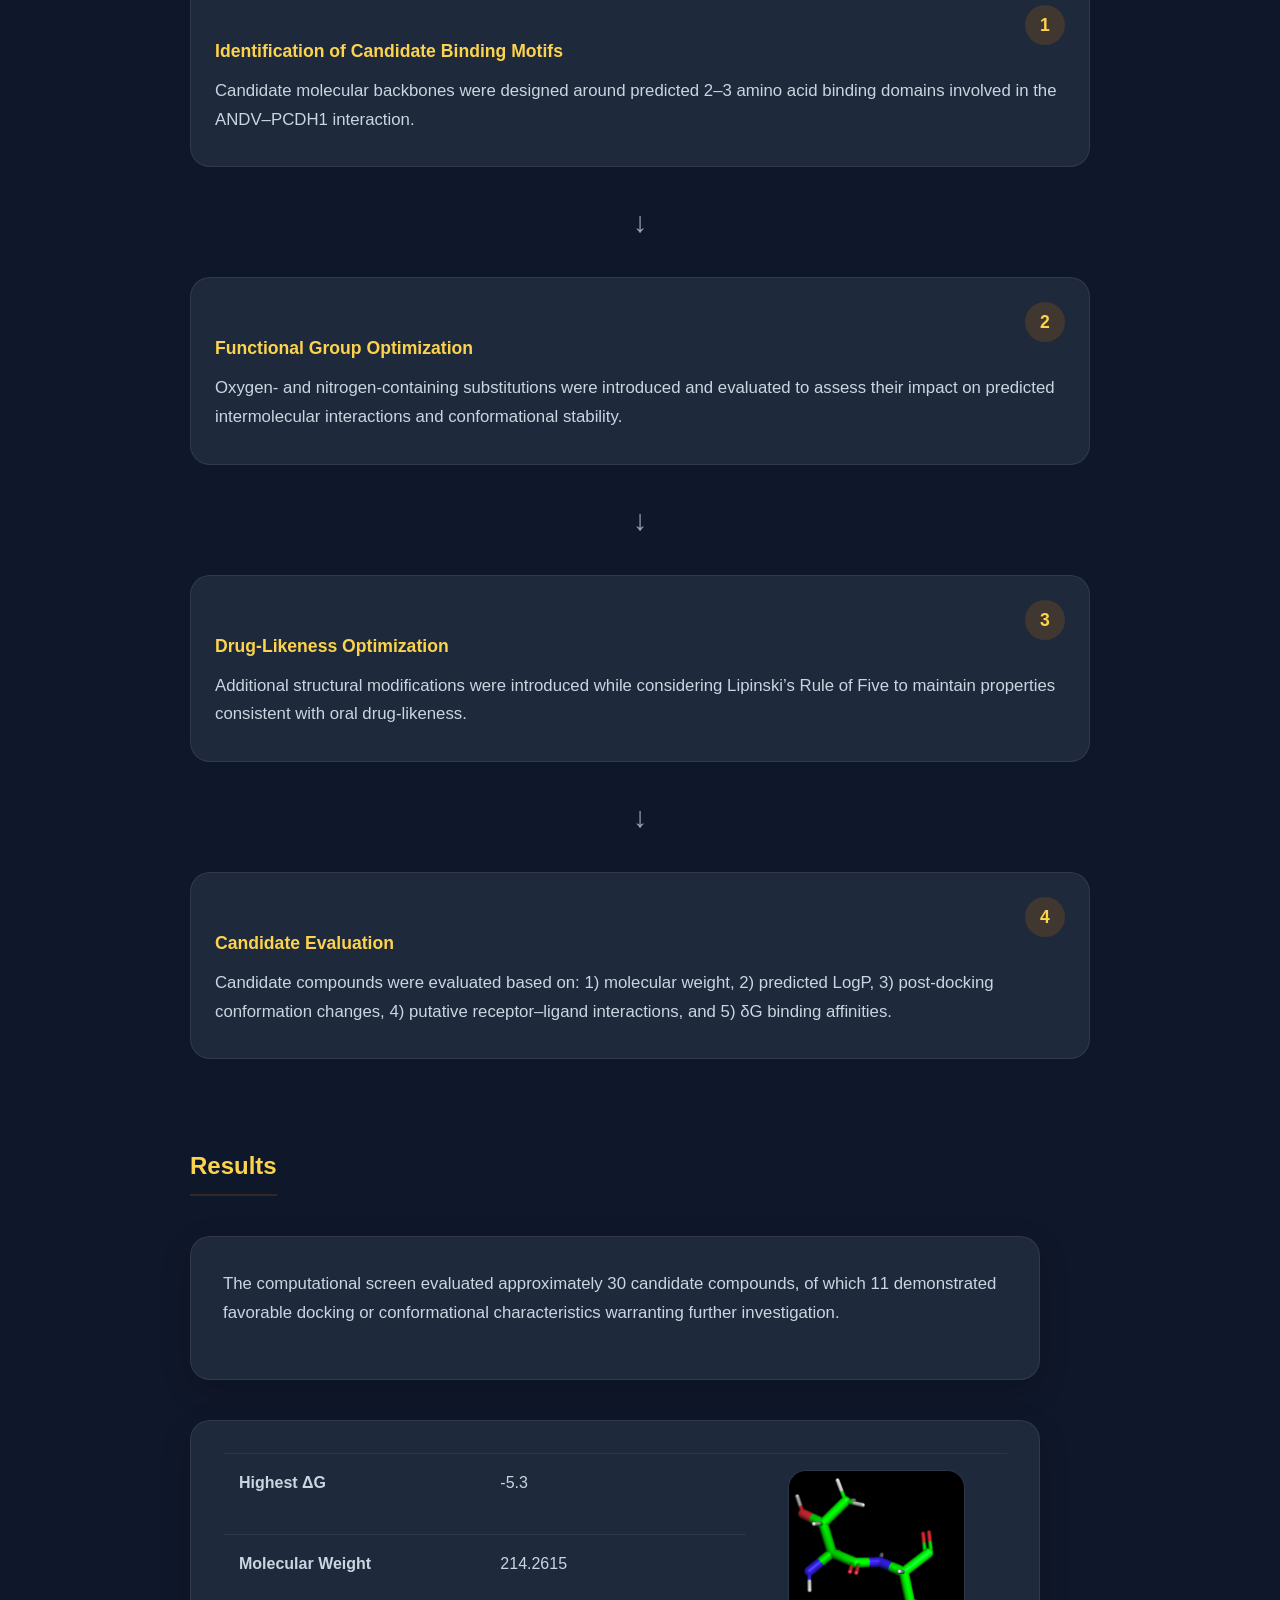
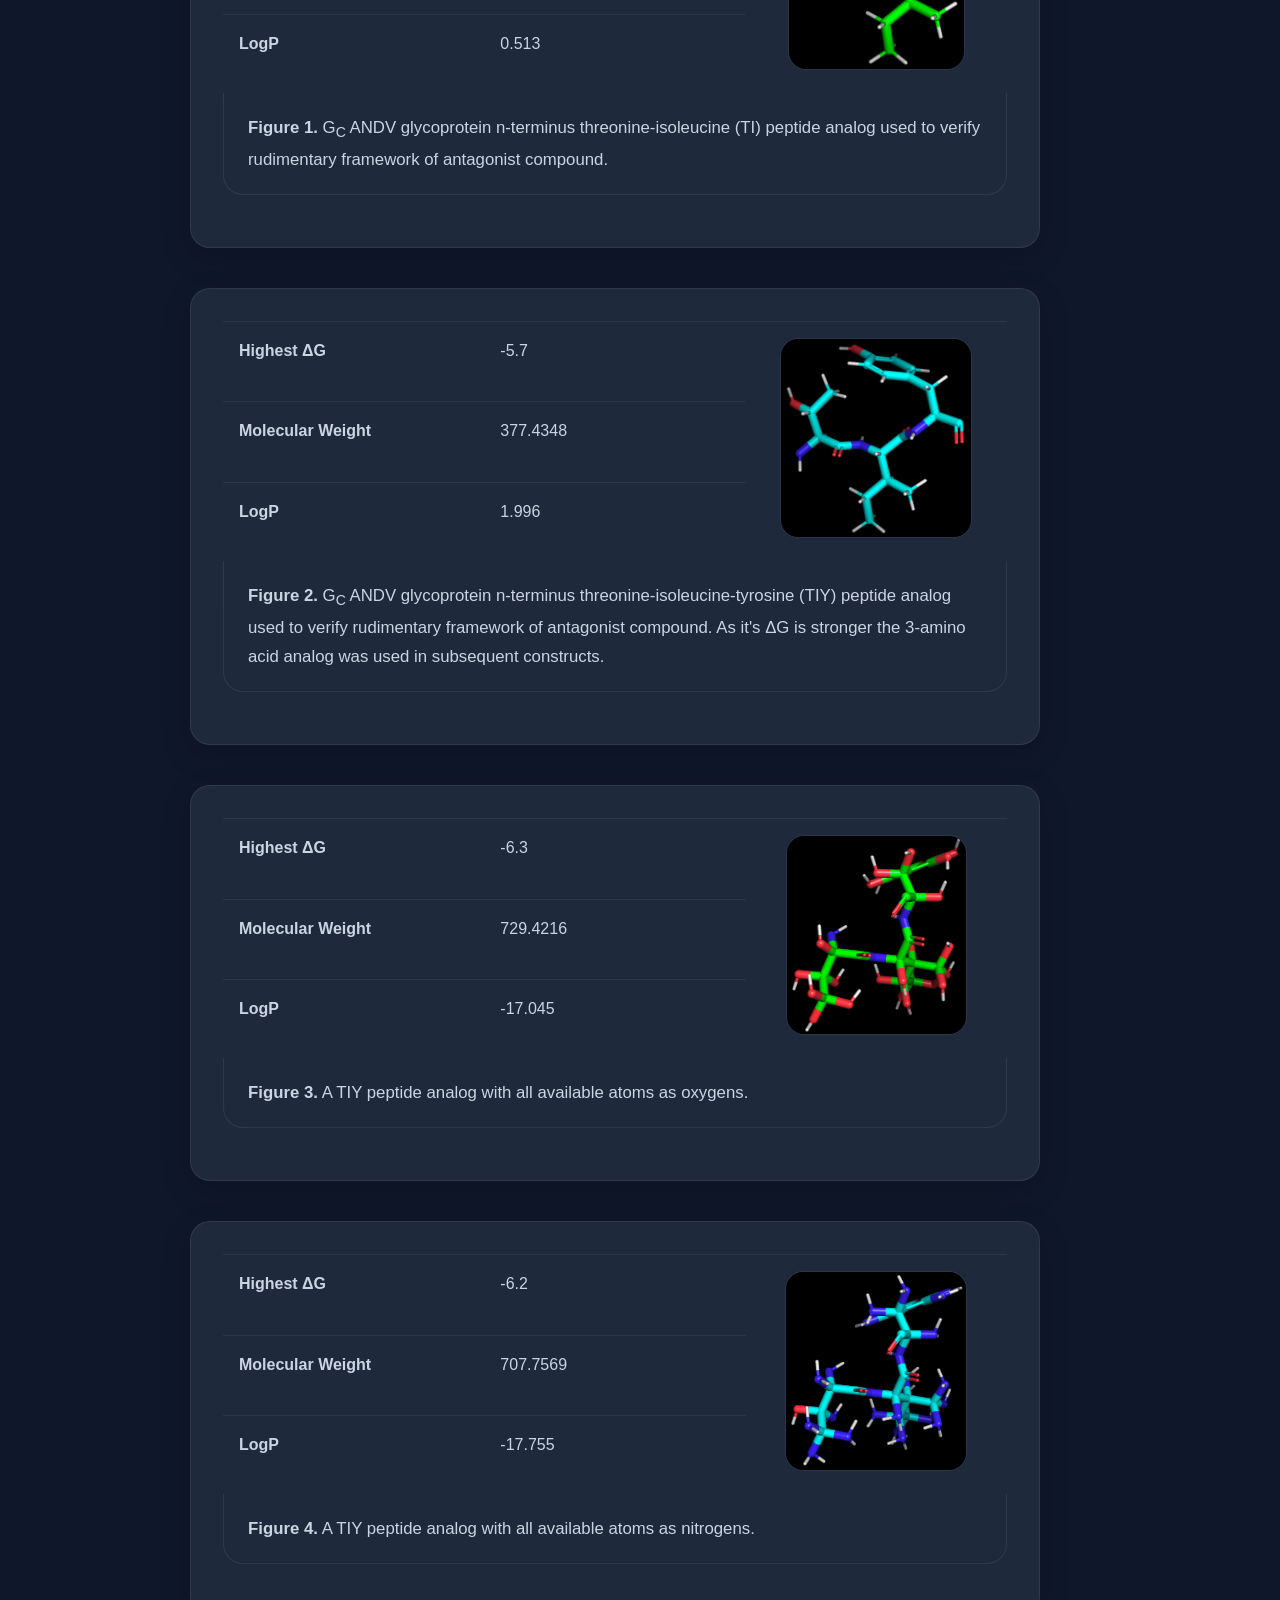
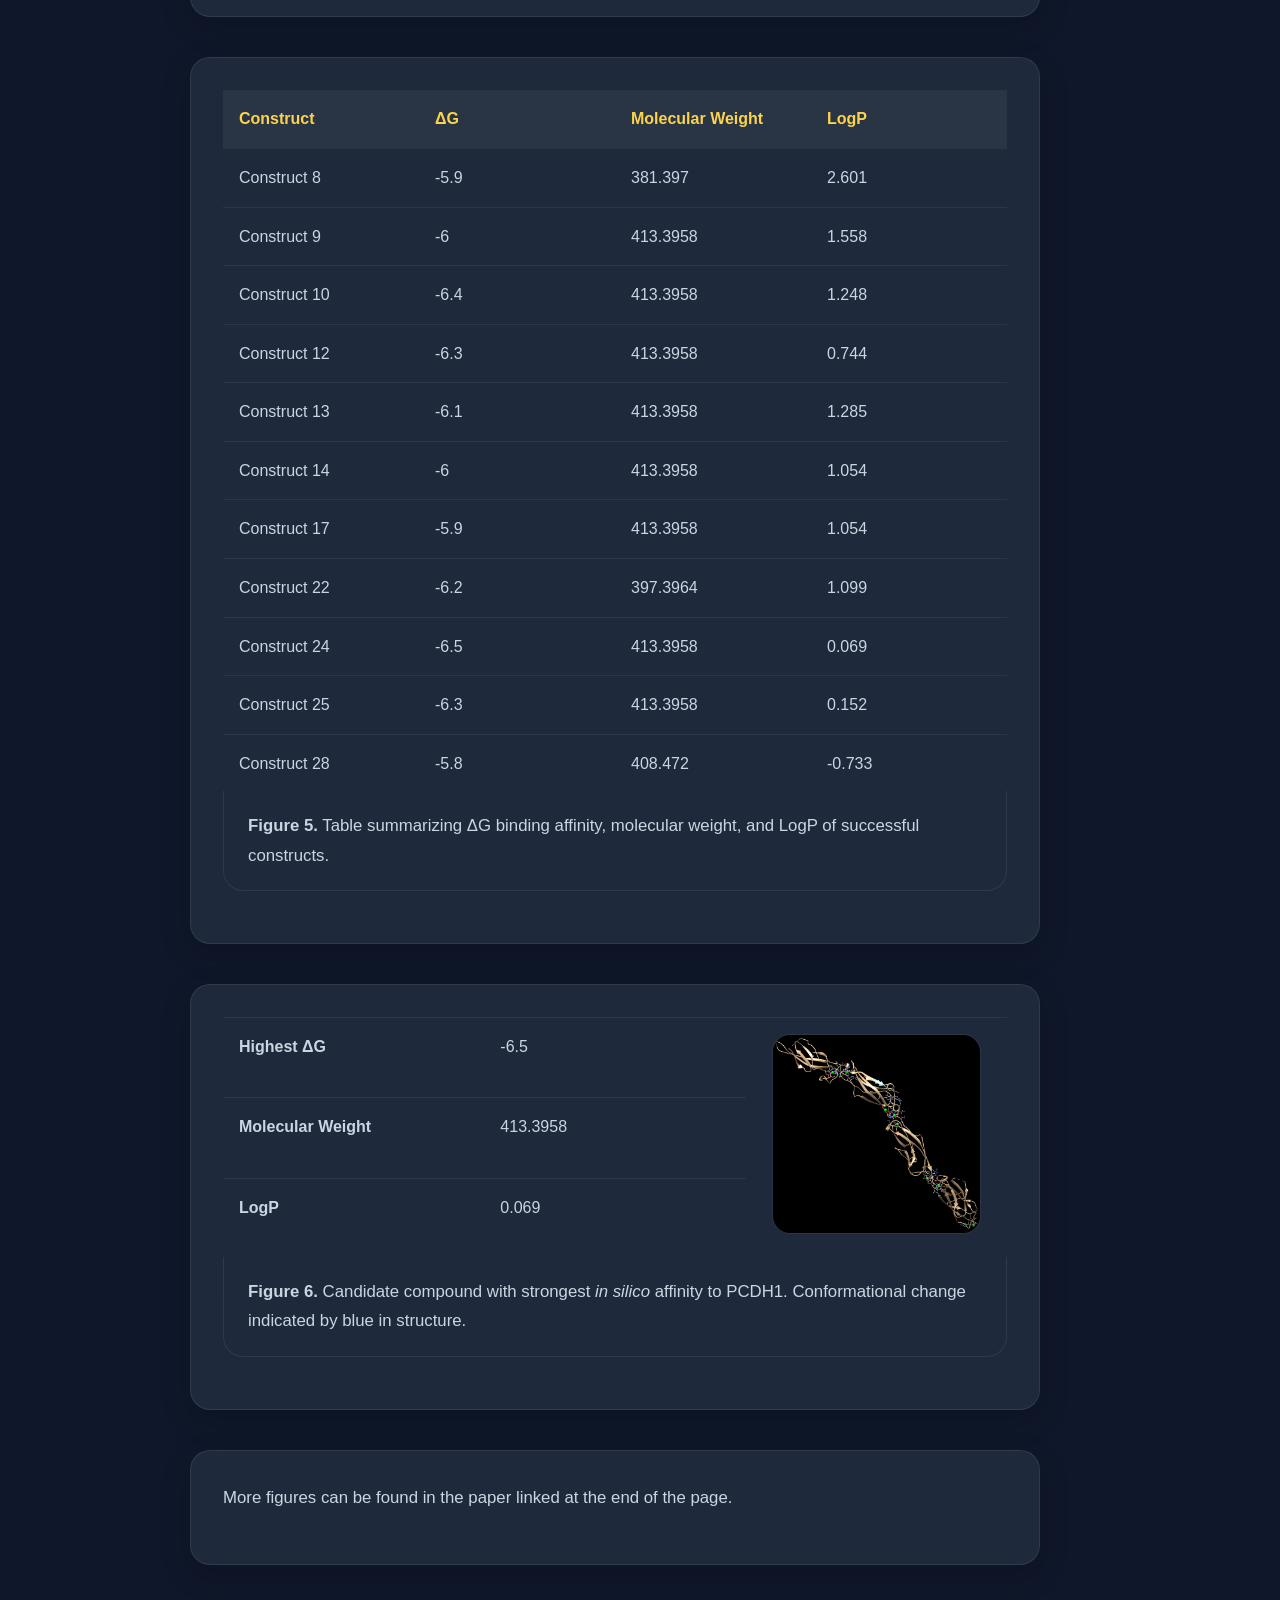
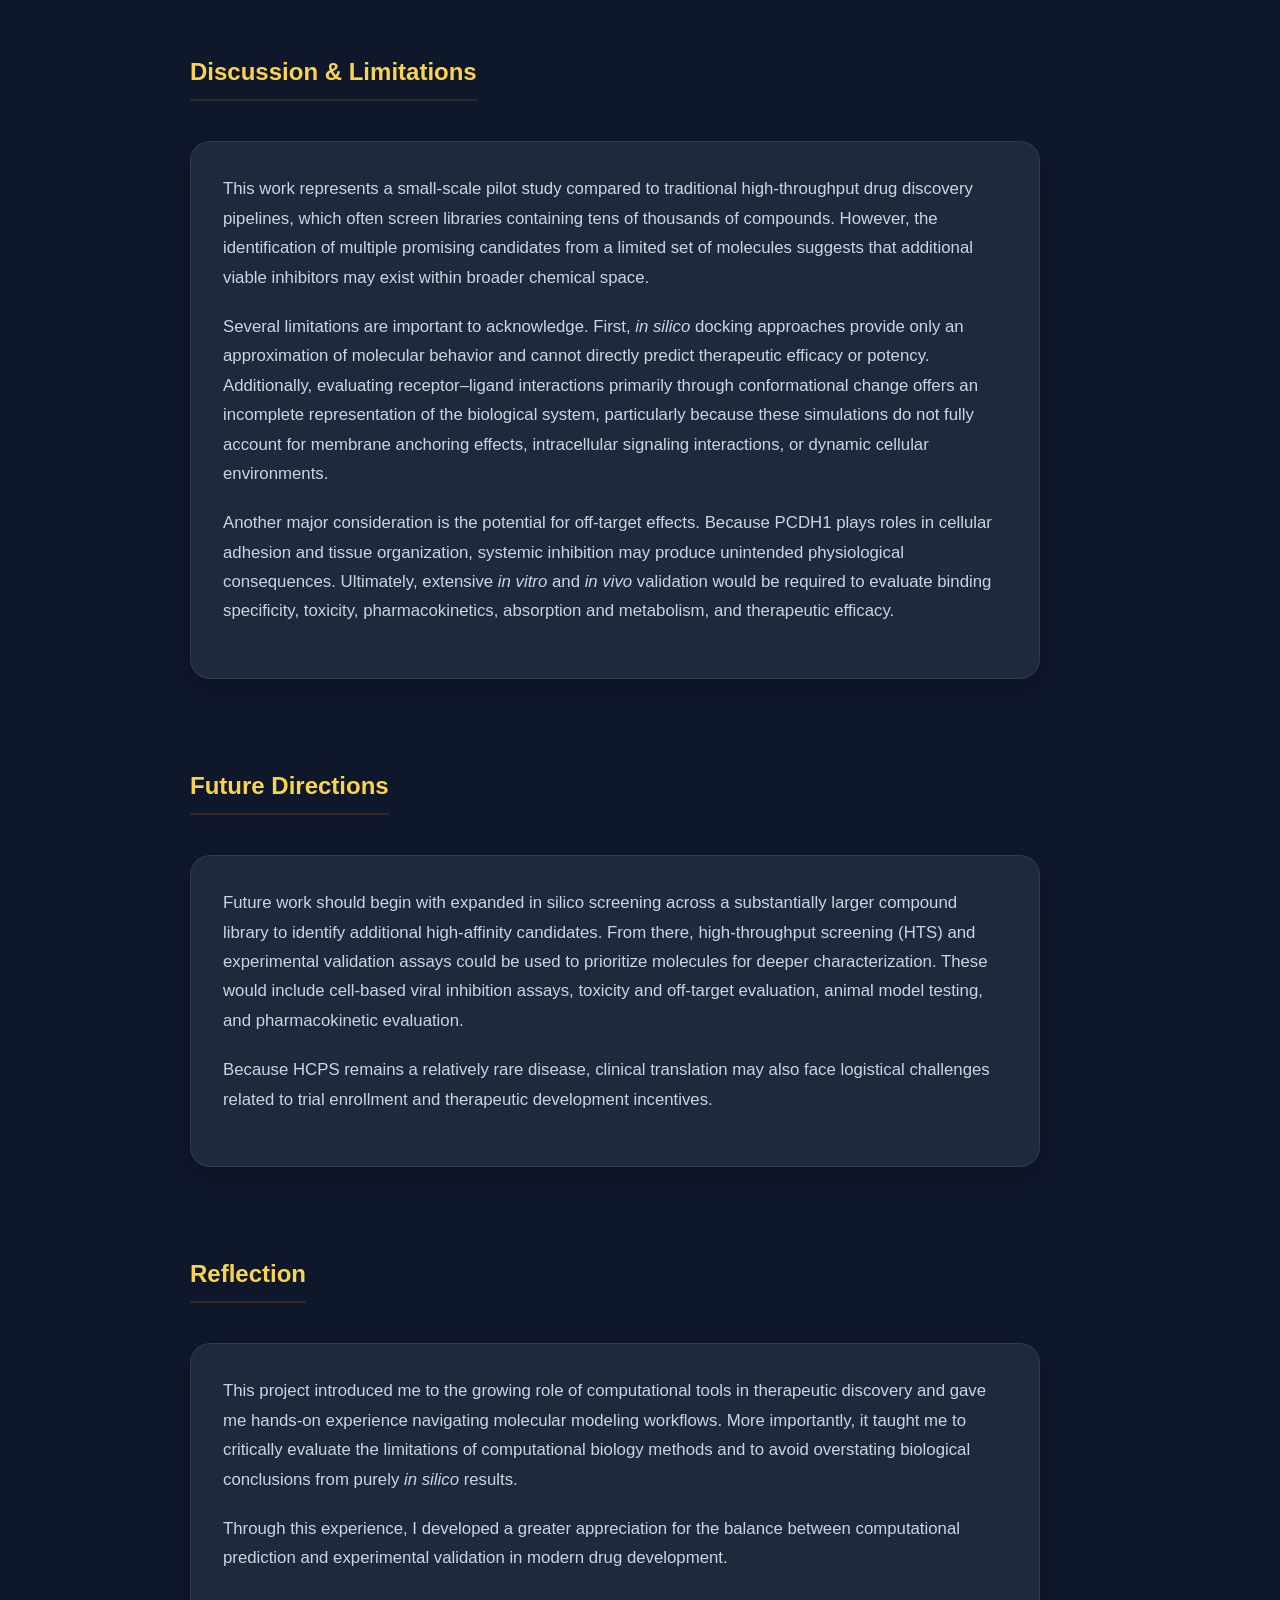
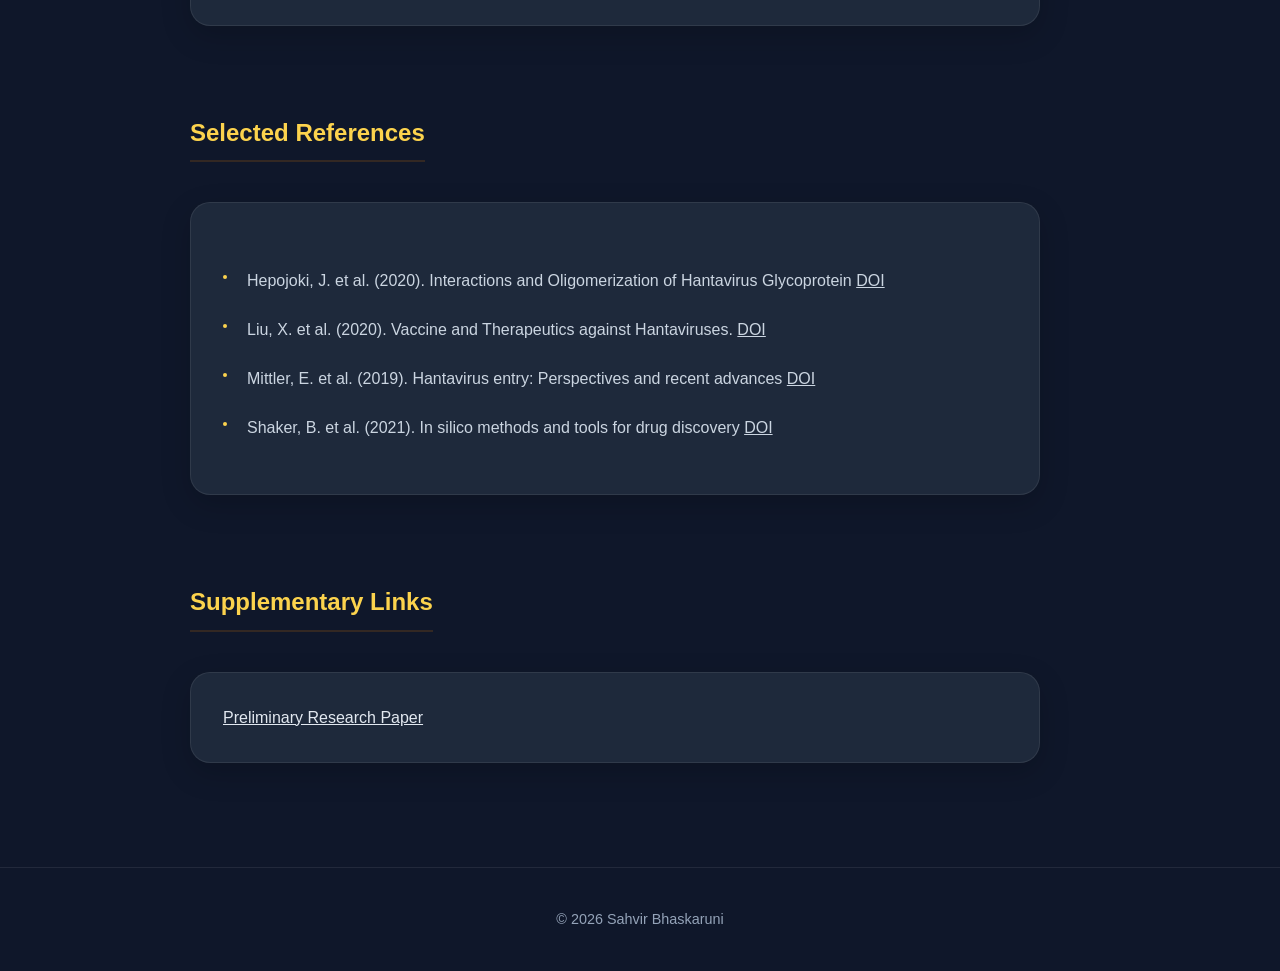
<file: project-pages/pcdh1.html>
<!DOCTYPE html>
<html lang="en">
<head>
  <meta charset="UTF-8" />
  <meta name="viewport" content="width=device-width, initial-scale=1.0" />
  <meta name="description" content="PCDH1 Inhibitor Design: In silico molecular docking to design small molecule inhibitors targeting cell entry mechanisms. Computational drug discovery.">
  <title>PCDH1 Inhibitor Design | Sahvir Bhaskaruni</title>
  <link rel="stylesheet" href="../style.css?v=10">
</head>

<body>

<nav>
  <div class="container nav-content">

    <div class="logo">
      <a href="../index.html">Sahvir Bhaskaruni</a>
    </div>

    <div class="nav-links">

      <div class="nav-item">
        <a href="../bio.html">About</a>
      </div>

      <div class="nav-item">
        <a href="../index.html#projects">Projects</a>

        <div class="dropdown">
          <a href="hantavirus.html">Pan-Hantavirus Vaccine</a>
          <a href="pcdh1.html">PCDH1 Inhibitor Design</a>
          <a href="igem.html">Virginia iGEM 2025</a>
        </div>
      </div>

      <div class="nav-item">
        <a href="../index.html#contact">Contact</a>
      </div>

    </div>

  </div>
</nav>
<section class="page-section">
  <div class="container page-content">
    <h1>
      Small Molecule PCDH1 Inhibitor Design
    </h1>

    <p class="project-subtitle">
      <i>In Silico</i> Design of a Small Molecule PCDH1 Inhibitor 
      to Combat Andes Orthohantavirus Infection
    </p>

    <div class="project-meta">

      <span class="meta-tag">
        Drug Discovery
      </span>

      <span class="meta-tag">
        Molecular Docking
      </span>

      <span class="meta-tag">
        Structural Biology
      </span>

      <span class="date-tag">
        2022
      </span>

    </div>

    <h2>Project Motivation</h2>

    <div class="content-box">

      <p>
        The Andes orthohantavirus (ANDV) is a strain of hantavirus responsible for 
        Hantavirus Cardiopulmonary Syndrome (HCPS), a severe respiratory disease 
        with a mortality rate estimated between 35–50%. Despite its high lethality, there 
        are currently no FDA-approved therapeutics specifically targeting ANDV infection.
      </p>

      <p>
        This project explored the feasibility of designing a small molecule inhibitor 
        targeting Protocadherin-1 (PCDH1), a host receptor implicated in ANDV cell entry. 
        By computationally mimicking aspects of the ANDV–PCDH1 interaction, this work aimed 
        to identify candidate molecules capable of disrupting viral binding through molecular 
        docking and structural analysis approaches.
      </p>
    
    </div>

    <h2>My Role</h2>

    <div class="content-box">

    <p>
     This was an independent research project conducted under the mentorship of 
     Dr. Cian Desai through the Polygence research program.
    </p>

    <p>
      My work focused on literature review and background research, molecular
      construction and structure modification, molecular docking and conformational 
      analysis, data analysis and candidate evaluation.
    </p>
  
    </div>

    <h2>Approach</h2>

  <p>
    A computational workflow was developed to evaluate candidate inhibitor molecules 
    and their potential interactions with PCDH1. Molecules were constructed and 
    modified using PyMOL, while structural analysis and visualization were performed 
    using UCSF ChimeraX and ChemDoodle.
  </p>

  <div class="flowchart">

    <div class="flow-step">
      <div class="flow-number">1</div>
      <h3>Identification of Candidate Binding Motifs</h3>
      <p>
        Candidate molecular backbones were designed around predicted 2–3 amino acid 
        binding domains involved in the ANDV–PCDH1 interaction.
      </p>
    </div>

    <div class="flow-arrow">↓</div>

    <div class="flow-step">
      <div class="flow-number">2</div>
      <h3>Functional Group Optimization</h3>
      <p>
        Oxygen- and nitrogen-containing substitutions were introduced and 
        evaluated to assess their impact on predicted intermolecular 
        interactions and conformational stability.
      </p>
    </div>

    <div class="flow-arrow">↓</div>

    <div class="flow-step">
      <div class="flow-number">3</div>
      <h3>Drug-Likeness Optimization</h3>
      <p>
        Additional structural modifications were introduced while considering 
        Lipinski’s Rule of Five to maintain properties consistent with 
        oral drug-likeness.
      </p>
    </div>

    <div class="flow-arrow">↓</div>

    <div class="flow-step">
      <div class="flow-number">4</div>
      <h3>Candidate Evaluation</h3>
      <p>
        Candidate compounds were evaluated based on: 1) molecular weight, 
        2) predicted LogP, 3) post-docking conformation changes, 
        4) putative receptor–ligand interactions, and 5) &delta;G 
        binding affinities. 
      </p>
    </div>

  </div>

   <h2>Results</h2>

    <div class="content-box">

      <p>
        The computational screen evaluated approximately 30 candidate 
        compounds, of which 11 demonstrated favorable docking or 
        conformational characteristics warranting further investigation.
      </p>

    </div>

<!-- FIGURE 1 -->

<div class="table-card">
  <table class="sequence-table">
    <tbody>
      <tr>
        <td><b>Highest &Delta;G</b></td>
        <td>-5.3</td>
        <td class="image-cell" rowspan="3"><img src="../images/PCDH1_1.png" alt="Description"></td>
      </tr>
      <tr>
        <td><b>Molecular Weight</b></td>
        <td>214.2615</td>
      </tr>
      <tr>
        <td><b>LogP</b></td>
        <td>0.513</td>
      </tr>
    </tbody>
  </table>

  <p class="figure-caption">
    <strong>Figure 1.</strong>
    G<sub>C</sub> ANDV glycoprotein n-terminus threonine-isoleucine (TI) 
    peptide analog used to verify rudimentary framework of 
    antagonist compound.
  </p>

</div>

<!-- FIGURE 2 -->

<div class="table-card">
  <table class="sequence-table">
    <tbody>
      <tr>
        <td><b>Highest &Delta;G</b></td>
        <td>-5.7</td>
        <td class="image-cell" rowspan="3"><img src="../images/PCDH1_2.png" alt="Description"></td>
      </tr>
      <tr>
        <td><b>Molecular Weight</b></td>
        <td>377.4348</td>
      </tr>
      <tr>
        <td><b>LogP</b></td>
        <td>1.996</td>
      </tr>
    </tbody>
  </table>

  <p class="figure-caption">
    <strong>Figure 2.</strong>
    G<sub>C</sub> ANDV glycoprotein n-terminus threonine-isoleucine-tyrosine 
    (TIY) peptide analog used to verify rudimentary framework of 
    antagonist compound. As it's &Delta;G is stronger the 3-amino acid 
    analog was used in subsequent constructs. 
  </p>

</div>

<!-- FIGURE 3 -->

<div class="table-card">
  <table class="sequence-table">
    <tbody>
      <tr>
        <td><b>Highest &Delta;G</b></td>
        <td>-6.3</td>
        <td class="image-cell" rowspan="3"><img src="../images/PCDH1_3.png" alt="Description"></td>
      </tr>
      <tr>
        <td><b>Molecular Weight</b></td>
        <td>729.4216</td>
      </tr>
      <tr>
        <td><b>LogP</b></td>
        <td>-17.045</td>
      </tr>
    </tbody>
  </table>

  <p class="figure-caption">
    <strong>Figure 3.</strong>
    A TIY peptide analog with all available atoms as oxygens.
  </p>

</div>

<!-- FIGURE 4 -->

<div class="table-card">
  <table class="sequence-table">
    <tbody>
      <tr>
        <td><b>Highest &Delta;G</b></td>
        <td>-6.2</td>
        <td class="image-cell" rowspan="3"><img src="../images/PCDH1_4.png" alt="Description"></td>
      </tr>
      <tr>
        <td><b>Molecular Weight</b></td>
        <td>707.7569</td>
      </tr>
      <tr>
        <td><b>LogP</b></td>
        <td>-17.755</td>
      </tr>
    </tbody>
  </table>

  <p class="figure-caption">
    <strong>Figure 4.</strong>
    A TIY peptide analog with all available atoms as nitrogens.
  </p>

</div>

<!-- FIGURE 5 -->

<div class="table-card">
  <table class="sequence-table">
    <thead>
      <tr>
        <th>Construct</th>
        <th>&Delta;G</th>
        <th>Molecular Weight</th>
        <th>LogP</th>
      </tr>
    </thead>
    <tbody>
      <tr>
        <td>Construct 8</td>
        <td>-5.9</td>
        <td>381.397</td>
        <td>2.601</td>
      </tr>
      <tr>
        <td>Construct 9</td>
        <td>-6</td>
        <td>413.3958</td>
        <td>1.558</td>
      </tr>
      <tr>
        <td>Construct 10</td>
        <td>-6.4</td>
        <td>413.3958</td>
        <td>1.248</td>
      </tr>
      <tr>
        <td>Construct 12</td>
        <td>-6.3</td>
        <td>413.3958</td>
        <td>0.744</td>
      </tr>
      <tr>
        <td>Construct 13</td>
        <td>-6.1</td>
        <td>413.3958</td>
        <td>1.285</td>
      </tr>
      <tr>
        <td>Construct 14</td>
        <td>-6</td>
        <td>413.3958</td>
        <td>1.054</td>
      </tr>
      <tr>
        <td>Construct 17</td>
        <td>-5.9</td>
        <td>413.3958</td>
        <td>1.054</td>
      </tr>
      <tr>
        <td>Construct 22</td>
        <td>-6.2</td>
        <td>397.3964</td>
        <td>1.099</td>
      </tr>
      <tr>
        <td>Construct 24</td>
        <td>-6.5</td>
        <td>413.3958</td>
        <td>0.069</td>
      </tr>
      <tr>
        <td>Construct 25</td>
        <td>-6.3</td>
        <td>413.3958</td>
        <td>0.152</td>
      </tr>
      <tr>
        <td>Construct 28</td>
        <td>-5.8</td>
        <td>408.472</td>
        <td>-0.733</td>
      </tr>
    </tbody>
  </table>
<p class="figure-caption">
  <strong>Figure 5.</strong>
  Table summarizing &Delta;G binding affinity, molecular weight, 
  and LogP of successful constructs. 
</p>
</div>

<!-- FIGURE 6 -->

<div class="table-card">
  <table class="sequence-table">
    <tbody>
      <tr>
        <td><b>Highest &Delta;G</b></td>
        <td>-6.5</td>
        <td class="image-cell" rowspan="3"><img src="../images/PCDH1_5.png" alt="Description"></td>
      </tr>
      <tr>
        <td><b>Molecular Weight</b></td>
        <td>413.3958</td>
      </tr>
      <tr>
        <td><b>LogP</b></td>
        <td>0.069</td>
      </tr>
    </tbody>
  </table>

  <p class="figure-caption">
    <strong>Figure 6.</strong>
    Candidate compound with strongest <i>in silico</i> affinity to PCDH1. 
    Conformational change indicated by blue in structure. 
  </p>

</div>


    <div class="content-box">

      <p>
        More figures can be found in the paper linked at the end of the page. 
      </p>

    </div>  

  <h2>Discussion & Limitations</h2>
  
  <div class="content-box">
  
    <p>
      This work represents a small-scale pilot study compared to traditional 
      high-throughput drug discovery pipelines, which often screen libraries containing 
      tens of thousands of compounds. However, the identification of multiple promising 
      candidates from a limited set of molecules suggests that additional viable inhibitors 
      may exist within broader chemical space.
    </p>

    <p>
      Several limitations are important to acknowledge. First, <i>in silico</i> docking 
      approaches provide only an approximation of molecular behavior and cannot directly 
      predict therapeutic efficacy or potency. Additionally, evaluating receptor–ligand 
      interactions primarily through conformational change offers an incomplete representation 
      of the biological system, particularly because these simulations do not fully account 
      for membrane anchoring effects, intracellular signaling interactions, or dynamic 
      cellular environments.
    </p>

    <p>
      Another major consideration is the potential for off-target effects. Because PCDH1 
      plays roles in cellular adhesion and tissue organization, systemic inhibition may 
      produce unintended physiological consequences. Ultimately, extensive <i>in vitro</i> and 
      <i>in vivo</i> validation would be required to evaluate binding specificity, toxicity, 
      pharmacokinetics, absorption and metabolism, and therapeutic efficacy. 
    </p>
  
  </div>

    <h2>Future Directions</h2>

    <div class="content-box">

    <p>
      Future work should begin with expanded in silico screening across a substantially 
      larger compound library to identify additional high-affinity candidates. From there, 
      high-throughput screening (HTS) and experimental validation assays could be used to 
      prioritize molecules for deeper characterization. These would include cell-based viral 
      inhibition assays, toxicity and off-target evaluation, animal model testing, and 
      pharmacokinetic evaluation.
    </p>

    <p>
      Because HCPS remains a relatively rare disease, clinical translation may also face 
      logistical challenges related to trial enrollment and therapeutic development incentives.
    </p>

    </div>

    <h2>Reflection</h2>

    <div class="content-box">

    <p>
      This project introduced me to the growing role of computational tools in therapeutic 
      discovery and gave me hands-on experience navigating molecular modeling workflows. 
      More importantly, it taught me to critically evaluate the limitations of computational 
      biology methods and to avoid overstating biological conclusions from purely <i>in silico</i> results.
    </p>

    <p>
      Through this experience, I developed a greater appreciation for the balance between computational 
      prediction and experimental validation in modern drug development.
    </p>

    </div>

<h2>Selected References</h2>

<div class="content-box">

  <ul class="reference-list">

    <li>
      Hepojoki, J. et al. (2020). Interactions and Oligomerization of Hantavirus Glycoprotein
      <a
        href="https://doi.org/10.1128/JVI.00481-09"
        target="_blank"
      >
        <u>DOI</u>
      </a>
    </li>
    
    <li>
      Liu, X. et al. (2020). Vaccine and Therapeutics against Hantaviruses.
        <a
          href="https://doi.org/10.3389/fmicb.2019.02989"
          target="_blank"
        >
          <u>DOI</u>
        </a>
    </li>

    <li>
      Mittler, E. et al. (2019). Hantavirus entry: Perspectives and recent advances
      <a
        href="https://doi.org/10.1016/bs.aivir.2019.07.002"
        target="_blank"
      >
        <u>DOI</u>
      </a>
    </li>

    <li>
      Shaker, B. et al. (2021). In silico methods and tools for drug discovery
      <a
        href="https://doi.org/10.1016/j.compbiomed.2021.104851"
        target="_blank"
      >
        <u>DOI</u>
        </a>
    </li>
    
  </ul>

</div>

<h2>Supplementary Links</h2>
<div class="content-box">

  <a href="../pdfs/PCDH1.pdf" target="_blank">
  <u>Preliminary Research Paper</u>
  </a>

</div>

</div>

</section>


<footer>
  <div class="container">
    © 2026 Sahvir Bhaskaruni
  </div>
</footer>

</body>
</html>
</file>
<file: style.css>
/* ========================================
   SAHVIR BHASKARUNI PORTFOLIO - CLEANED CSS
   ======================================== */

/* ROOT VARIABLES & RESET */

:root {
  /* Color Palette */
  --bg-primary: #0F172A;
  --bg-secondary: #1E293B;
  --bg-tertiary: rgba(255, 255, 255, 0.02);
  --bg-hover: rgba(255, 255, 255, 0.04);
  --bg-focus: rgba(255, 255, 255, 0.05);

  --text-primary: #e2e8f0;
  --text-secondary: #cbd5e1;
  --text-muted: #94a3b8;
  --text-bright: #ffffff;

  --accent-primary: #D97706;
  --accent-secondary: #FCD34D;
  --accent-blue: #93C5FD;

  --border-light: rgba(255, 255, 255, 0.06);
  --border-medium: rgba(255, 255, 255, 0.08);
  --border-hover: rgba(255, 255, 255, 0.18);

  --orange-bg-light: rgba(217, 119, 6, 0.15);
  --orange-bg-medium: rgba(217, 119, 6, 0.18);
  --orange-bg-focus: rgba(217, 119, 6, 0.28);
  --orange-border: rgba(217, 119, 6, 0.18);

  --yellow-bg-light: rgba(251, 191, 36, 0.14);
  --yellow-bg-medium: rgba(251, 191, 36, 0.22);
  --yellow-border: rgba(251, 191, 36, 0.28);
  --yellow-border-hover: rgba(251, 191, 36, 0.45);

  --blue-bg: rgba(59, 130, 246, 0.18);
  --blue-border: rgba(59, 130, 246, 0.28);

  --grey-bg: rgba(148, 163, 184, 0.12);
  --grey-border: rgba(148, 163, 184, 0.22);

  /* Spacing */
  --spacing-xs: 0.5rem;
  --spacing-sm: 1rem;
  --spacing-md: 1.5rem;
  --spacing-lg: 2.5rem;
  --spacing-xl: 4rem;

  /* Border Radius */
  --radius-sm: 10px;
  --radius-md: 18px;
  --radius-lg: 20px;
  --radius-full: 999px;

  /* Transitions */
  --transition-fast: 0.2s ease;
  --transition-base: 0.25s ease;

  /* Shadows */
  --shadow-sm: 0 10px 30px rgba(0, 0, 0, 0.18);
  --shadow-md: 0 16px 32px rgba(0, 0, 0, 0.25);
  --shadow-lg: 0 20px 40px rgba(0, 0, 0, 0.25);
}

* {
  margin: 0;
  padding: 0;
  box-sizing: border-box;
}

html {
  scroll-behavior: smooth;
}

body {
  font-family: "Inter", sans-serif;
  background-color: var(--bg-primary);
  color: var(--text-primary);
  line-height: 1.6;
}

a {
  color: inherit;
  text-decoration: none;
}

.container {
  width: 90%;
  max-width: 1100px;
  margin: 0 auto;
}

/* ========================================
   NAVBAR
   ======================================== */

nav {
  position: sticky;
  top: 0;
  z-index: 100;
  background: rgba(28, 25, 23, 0.92);
  backdrop-filter: blur(12px);
  border-bottom: 1px solid var(--orange-border);
}

.nav-content {
  display: flex;
  justify-content: space-between;
  align-items: center;
  padding: var(--spacing-sm) 0;
}

.logo {
  font-size: 1.1rem;
  font-weight: 700;
  letter-spacing: 0.5px;
}

.nav-links {
  display: flex;
  gap: var(--spacing-md);
  font-size: 0.95rem;
  color: var(--text-secondary);
}

.nav-links a {
  transition: color var(--transition-fast);
}

.nav-links a:hover {
  color: var(--text-bright);
}

.nav-item {
  position: relative;
}

.dropdown {
  display: none;
  position: absolute;
  top: 100%;
  left: 0;
  min-width: 220px;
  padding: var(--spacing-xs) 0;
  background: rgba(28, 25, 23, 0.98);
  border: 1px solid var(--orange-border);
  border-radius: var(--radius-md);
  box-shadow: var(--shadow-md);
}

.dropdown a {
  display: block;
  padding: 0.65rem 1rem;
  color: var(--text-secondary);
  font-size: 0.9rem;
  transition: all var(--transition-fast);
}

.dropdown a:hover {
  color: var(--text-bright);
  background: var(--bg-hover);
}

.nav-item:hover .dropdown {
  display: block;
}

/* ========================================
   HERO / HOME SECTION
   ======================================== */

.hero-section {
  max-width: 1150px;
  margin: 0 auto;
  padding: var(--spacing-xl) 2rem 4rem;
  color: #e5e7eb;
}

.hero-name {
  text-align: center;
  font-size: clamp(2.5rem, 8vw, 3.5rem);
  font-weight: 700;
  letter-spacing: 0.08em;
  margin-bottom: 0.75rem;
  color: var(--text-bright);
}

.hero-tags {
  text-align: center;
  font-size: 1.15rem;
  font-weight: 400;
  color: var(--text-muted);
  margin-bottom: var(--spacing-lg);
  line-height: 1.6;
}

.hero-content {
  display: grid;
  grid-template-columns: 300px 1fr;
  gap: 4rem;
  align-items: stretch;
}

.hero-photo {
  display: flex;
  justify-content: center;
  height: 100%;
}

.hero-photo img {
  width: 100%;
  max-width: 300px;
  height: 100%;
  max-height: 520px;
  object-fit: cover;
  border-radius: var(--radius-lg);
  border: 1px solid rgba(255, 255, 255, 0.08);
  box-shadow: 0 10px 30px rgba(0, 0, 0, 0.25), 0 0 0 1px rgba(255, 255, 255, 0.03);
  transition: transform var(--transition-base);
}

.hero-text {
  display: flex;
  flex-direction: column;
  justify-content: space-between;
  gap: 1.25rem;
}

.hero-text p {
  font-size: 1.05rem;
  line-height: 1.85;
  color: #d1d5db;
}

.hero-text h3 {
  font-size: 1.2rem;
  font-weight: 600;
  color: var(--text-bright);
  margin-bottom: -0.5rem;
}

.hero-links {
  display: flex;
  flex-wrap: wrap;
  gap: 1rem;
  margin-top: 0.5rem;
}

.hero-links a {
  padding: 0.8rem 1.2rem;
  border-radius: var(--radius-full);
  background: var(--bg-secondary);
  border: 1px solid #334155;
  color: var(--text-bright);
  font-size: 0.95rem;
  font-weight: 500;
  transition: background var(--transition-fast), transform var(--transition-fast), border-color var(--transition-fast);
}

.hero-links a:hover {
  background: #334155;
  border-color: #475569;
  transform: translateY(-2px);
}

/* ========================================
   BUTTONS
   ======================================== */

.btn {
  padding: 0.85rem 1.4rem;
  border-radius: var(--radius-sm);
  font-weight: 600;
  transition: all var(--transition-fast);
  border: 1px solid transparent;
  cursor: pointer;
}

.btn-primary {
  background: var(--accent-primary);
  color: var(--text-bright);
}

.btn-primary:hover {
  background: #B45309;
  transform: translateY(-2px);
}

.btn-secondary {
  border: 1px solid rgba(255, 255, 255, 0.15);
  color: var(--text-primary);
  background: transparent;
}

.btn-secondary:hover {
  border-color: rgba(255, 255, 255, 0.35);
  background: var(--bg-hover);
}

/* ========================================
   SECTIONS
   ======================================== */

section {
  padding: var(--spacing-xl) 0;
}

#projects,
#contact,
#now,
#interests,
#in-progress {
  border-top: 1px solid var(--border-light);
}

#projects,
#contact {
  padding-top: 2rem;
}

.section-title {
  font-size: 2rem;
  margin-bottom: 2rem;
  font-weight: 700;
}

/* ========================================
   PAGE LAYOUT
   ======================================== */

.page-section {
  padding: var(--spacing-xl) 0;
}

.page-content {
  max-width: 900px;
  margin: 0 auto;
}

.page-content h1 {
  font-size: clamp(2.5rem, 6vw, 4rem);
  line-height: 1.1;
  margin-bottom: 1.5rem;
  color: var(--text-bright);
}

.page-content h2 {
  margin-top: 3rem;
  margin-bottom: 1rem;
  padding-bottom: 0.5rem;
  border-bottom: 2px solid var(--orange-bg-medium);
  display: inline-block;
  font-size: 1.5rem;
  color: var(--accent-secondary);
}

.page-content h3 {
  margin-top: 1.5rem;
  margin-bottom: 0.75rem;
  color: var(--accent-secondary);
}

.page-content p {
  color: var(--text-secondary);
  font-size: 1.05rem;
  margin-bottom: 1.25rem;
  line-height: 1.75;
}

.page-intro {
  font-size: 1.2rem;
  color: var(--text-primary);
}

.project-subtitle {
  font-size: 1.15rem;
  color: var(--text-secondary);
  margin-bottom: 1.25rem;
}

.project-meta {
  display: flex;
  flex-wrap: wrap;
  gap: 0.75rem;
  margin-bottom: 2.5rem;
}

.project-status {
  display: inline-block;
  font-size: 0.75rem;
  font-weight: 600;
  padding: 0.25rem 0.65rem;
  border-radius: var(--radius-full);
  margin-bottom: 0.6rem;
  background: var(--orange-bg-light);
  color: var(--accent-secondary);
  border: 1px solid var(--orange-border);
}

/* ========================================
   CONTENT BOXES & CARDS
   ======================================== */

.content-box,
.figure-card,
.table-card,
.now-card,
.tool-card,
.flow-step {
  background: var(--bg-secondary);
  border: 1px solid var(--border-medium);
  border-radius: var(--radius-lg);
}

.content-box,
.figure-card,
.table-card {
  width: 100%;
  max-width: 850px;
  margin: 1.5rem 0 2.5rem 0;
  padding: 2rem;
  box-shadow: var(--shadow-sm);
}

.content-box p,
.figure-card p {
  font-size: 1.05rem;
  line-height: 1.75;
}

.now-card,
.tool-card,
.flow-step {
  padding: 1.5rem;
}

.now-card h3,
.tool-card h3,
.flow-step h3 {
  margin-bottom: 0.75rem;
  color: var(--accent-secondary);
}

/* ========================================
   TAGS & BADGES
   ======================================== */

.tag,
.interest-tag,
.meta-tag,
.date-tag {
  display: inline-block;
  border-radius: var(--radius-full);
  font-weight: 500;
  transition: all var(--transition-fast);
}

.tag {
  font-size: 0.8rem;
  padding: 0.35rem 0.7rem;
  background: var(--orange-bg-light);
  color: var(--accent-secondary);
}

.interest-tag {
  font-size: 0.82rem;
  padding: 0.45rem 0.9rem;
  background: var(--yellow-bg-light);
  color: var(--accent-secondary);
  border: 1px solid rgba(251, 191, 36, 0.28);
  letter-spacing: 0.01em;
}

.interest-tag:hover {
  background: var(--yellow-bg-medium);
  border-color: var(--yellow-border-hover);
  transform: translateY(-2px);
}

.meta-tag {
  font-size: 0.9rem;
  padding: 0.55rem 0.9rem;
  background: var(--orange-bg-light);
  color: var(--accent-secondary);
}

.date-tag {
  font-size: 0.9rem;
  padding: 0.55rem 0.9rem;
  background: var(--grey-bg);
  color: var(--text-secondary);
  border: 1px solid var(--grey-border);
}

.tags {
  display: flex;
  flex-wrap: wrap;
  gap: var(--spacing-xs);
}

.interest-tags,
.project-meta {
  display: flex;
  flex-wrap: wrap;
  gap: 0.75rem;
  margin-top: 0.5rem;
}

/* ========================================
   PROJECT CARDS
   ======================================== */

.projects-grid {
  display: grid;
  grid-template-columns: repeat(auto-fit, minmax(340px, 1fr));
  gap: 1.5rem;
}

.project-card {
  display: block;
  background: var(--bg-secondary);
  border: 1px solid var(--border-medium);
  border-radius: var(--radius-md);
  padding: 1.5rem;
  transition: all var(--transition-fast);
  cursor: pointer;
}

.project-card:hover {
  transform: translateY(-4px);
  border-color: var(--border-hover);
  box-shadow: var(--shadow-sm);
}

.project-card h3 {
  margin-bottom: 0.8rem;
  font-size: 1.2rem;
  color: var(--text-bright);
}

.project-card p {
  color: var(--text-secondary);
  font-size: 0.95rem;
  margin-bottom: 1rem;
}

.project-button {
  display: inline-block;
  align-self: flex-start;
  margin-top: 1rem;
  padding: 0.65rem 1rem;
  border-radius: var(--radius-sm);
  background: var(--orange-bg-light);
  color: var(--accent-secondary);
  font-size: 0.9rem;
  font-weight: 600;
  transition: background var(--transition-fast);
}

.project-card:hover .project-button {
  background: var(--orange-bg-focus);
}

/* ========================================
   ABOUT SECTION
   ======================================== */

.about-grid {
  display: grid;
  grid-template-columns: 1.25fr 0.75fr;
  gap: 2.5rem;
  align-items: center;
}

.about-image {
  display: flex;
  justify-content: center;
  align-items: center;
}

.about-image img {
  width: 100%;
  max-width: 320px;
  border-radius: var(--radius-lg);
  object-fit: cover;
  border: 1px solid rgba(255, 255, 255, 0.08);
  box-shadow: var(--shadow-lg);
}

/* ========================================
   FLOWCHART
   ======================================== */

.flowchart {
  display: flex;
  flex-direction: column;
  gap: 1.5rem;
  margin: 2.5rem 0;
}

.flow-step {
  position: relative;
  background: var(--bg-secondary);
  border: 1px solid var(--border-medium);
  border-radius: var(--radius-lg);
  padding: 2rem 2rem 2rem 1.5rem;
  transition: all var(--transition-fast);
}

.flow-step:hover {
  border-color: var(--border-hover);
  transform: translateX(4px);
}

.flow-step h3 {
  margin-bottom: 0.75rem;
  color: var(--accent-secondary);
  font-size: 1.1rem;
}

.flow-step p {
  margin-bottom: 0;
  color: var(--text-secondary);
  line-height: 1.7;
}

.flow-step img {
  display: block;
  width: 100%;
  max-width: 100%;
  height: auto;
  max-height: 300px;
  border-radius: var(--radius-md);
  margin: 1rem 0;
  object-fit: contain;
  overflow: hidden;
}

.flow-number {
  position: absolute;
  top: 1.5rem;
  right: 1.5rem;
  width: 40px;
  height: 40px;
  border-radius: 50%;
  background: var(--orange-bg-medium);
  color: var(--accent-secondary);
  display: flex;
  align-items: center;
  justify-content: center;
  font-weight: 700;
  font-size: 1.1rem;
}

.flow-arrow {
  text-align: center;
  font-size: 1.8rem;
  color: var(--text-muted);
  margin: 0.5rem 0;
}

/* ========================================
   TABLES & FIGURES
   ======================================== */

.figure-card {
  overflow: hidden;
  box-shadow: var(--shadow-sm);
  transition: all var(--transition-fast);
}

.figure-card img {
  display: block;
  width: 100%;
  max-height: 600px;
  object-fit: contain;
  background: var(--bg-secondary);
  padding: 1rem;
  border-radius: var(--radius-lg);
  transition: opacity var(--transition-fast);
}

.figure-card img:hover {
  opacity: 0.95;
}

.figure-caption {
  padding: 1.25rem 1.5rem;
  color: var(--text-secondary);
  font-size: 0.95rem;
  line-height: 1.7;
  background: var(--bg-secondary);
  border: 1px solid var(--border-medium);
  border-top: none;
  border-radius: 0 0 var(--radius-lg) var(--radius-lg);
  margin-top: -1px;
}

.table-card {
  overflow-x: auto;
}

.sequence-table {
  width: 100%;
  border-collapse: collapse;
  table-layout: fixed;
}

.sequence-table th {
  background: var(--bg-focus);
  color: var(--accent-secondary);
  text-align: left;
  padding: 1rem;
  font-weight: 600;
  border-bottom: 1px solid var(--border-light);
}

.sequence-table td {
  padding: 1rem;
  border-top: 1px solid var(--border-light);
  color: var(--text-secondary);
  vertical-align: top;
}

.sequence-cell {
  font-family: monospace;
  letter-spacing: 0.03em;
  color: var(--text-primary);
  white-space: normal;
  overflow-wrap: anywhere;
  word-break: break-word;
  line-height: 1.7;
}

.highlight-sequence,
.highlight-conserved {
  color: var(--accent-secondary);
  font-weight: 700;
  background: var(--orange-bg-medium);
  padding: 0.08rem 0.2rem;
  border-radius: 4px;
}

.highlight-epitope {
  color: var(--accent-blue);
  font-weight: 700;
  background: var(--blue-bg);
  padding: 0.08rem 0.2rem;
  border-radius: 4px;
}

/* ========================================
   TOOLS & SKILLS
   ======================================== */

.tools-grid {
  display: grid;
  grid-template-columns: repeat(auto-fit, minmax(250px, 1fr));
  gap: 1.5rem;
  margin-top: 1.25rem;
}

.now-grid {
  display: grid;
  grid-template-columns: repeat(auto-fit, minmax(280px, 1fr));
  gap: 1.5rem;
  margin-bottom: 1.5rem; /* add this */
}

/* ========================================
   REFERENCES & LISTS
   ======================================== */

.reference-list {
  margin-top: 2rem;
  padding-left: 0;
  list-style: none;
}

.reference-list li {
  margin-bottom: 1.25rem;
  padding-left: 1.5rem;
  position: relative;
  color: var(--text-secondary);
  line-height: 1.8;
}

.reference-list li::before {
  content: '';
  position: absolute;
  left: 0;
  top: 0.5rem;
  width: 4px;
  height: 4px;
  background: var(--accent-secondary);
  border-radius: 50%;
}

.image-cell {
  text-align: center;
  padding: 0.75rem;
  vertical-align: middle;
}

.image-cell img {
  max-width: 100%;
  width: auto;
  height: 200px;  /* Set explicit height for rowspan images */
  object-fit: contain;  /* Keep aspect ratio, don't stretch */
  border-radius: var(--radius-md);
  border: 1px solid var(--border-light);
  transition: transform var(--transition-fast);
}

.image-cell img:hover {
  transform: scale(1.05);
}

/* ========================================
   UTILITY CLASSES
   ======================================== */

.page-buttons {
  display: flex;
  gap: 1rem;
  flex-wrap: wrap;
  margin-top: var(--spacing-lg);
}

/* ========================================
   FOOTER
   ======================================== */

footer {
  padding: var(--spacing-lg) 0;
  border-top: 1px solid var(--border-medium);
  text-align: center;
  color: var(--text-muted);
  font-size: 0.9rem;
}

/* ========================================
   RESPONSIVE DESIGN
   ======================================== */

@media (max-width: 900px) {
  .about-grid {
    grid-template-columns: 1fr;
  }

  .about-image {
    order: -1;
    margin-bottom: 2rem;
  }

  .about-image img {
    max-width: 260px;
  }
}

@media (max-width: 850px) {
  .hero-section {
    padding-top: 4rem;
  }

  .hero-content {
    grid-template-columns: 1fr;
    gap: 2.5rem;
  }

  .hero-name {
    font-size: 2.5rem;
  }

  .hero-tags {
    font-size: 1rem;
    margin-bottom: var(--spacing-lg);
  }

  .hero-photo img {
    max-width: 280px;
  }

  .hero-text {
    text-align: center;
  }

  .hero-links {
    justify-content: center;
  }
}

@media (max-width: 700px) {
  .nav-links {
    display: none;
  }

  .hero-buttons,
  .page-buttons {
    flex-direction: column;
    align-items: flex-start;
  }

  .btn {
    width: 100%;
    text-align: center;
  }

  .content-box,
  .figure-card,
  .table-card {
    max-width: 100%;
    padding: 1.5rem;
  }

  .section-title {
    font-size: 1.5rem;
  }

  .page-content h1 {
    font-size: 2rem;
  }

  .page-content h2 {
    font-size: 1.3rem;
  }
}

/* Contact Section */

.contact-section {
  padding: var(--spacing-xl) 0;
  border-top: 1px solid var(--border-color);
  margin-top: var(--spacing-xl);
}

.contact-section h2 {
  margin-bottom: var(--spacing-lg);
  font-size: 2rem;
}

.contact-intro {
  font-size: 1.05rem;
  margin-bottom: var(--spacing-xl);
  color: var(--text-secondary);
  max-width: 600px;
  line-height: 1.6;
}

/* ── Get in Touch – link buttons ── */
.contact-links {
  display: flex;
  flex-wrap: wrap;
  justify-content: space-evenly;
  align-items: center;
  gap: 0.75rem;
  width: 100%;
  margin-top: 1.75rem;
}

.contact-links a {
  flex: 1 1 0;
  display: inline-flex;
  align-items: center;
  justify-content: center;
  gap: 0.45rem;
  padding: 0.6rem 1.2rem;
  background: var(--orange-bg-light);
  border: 1.5px solid var(--orange-border);
  border-radius: 6px;
  color: var(--accent-secondary);
  text-decoration: none;
  font-size: 0.9rem;
  font-weight: 500;
  transition: background 0.18s ease, border-color 0.18s ease, color 0.18s ease;
}

.contact-links a:hover {
  background: var(--orange-bg-medium);
  border-color: var(--accent-primary);
  color: #fff;
}

/* prevent buttons stretching too wide on large screens */
@media (min-width: 640px) {
  .contact-links a {
    max-width: 220px;
  }
}

.contact-link:hover {
color: var(--orange-accent);
background-color: rgba(var(--orange-rgb), 0.08);
border-color: rgba(var(--orange-rgb), 0.8);

/* subtle hover effect */
transform: translateY(-2px);
}


.contact-link:hover {
  color: var(--orange-accent);
  background-color: rgba(var(--orange-rgb), 0.05);
}

.contact-icon {
  font-size: 1.5rem;
  min-width: 2rem;
  display: flex;
  align-items: center;
  justify-content: center;
  flex-shrink: 0;
}

.contact-text {
  font-weight: 500;
  font-size: 1rem;
}

/* Mobile responsiveness */
@media (max-width: 700px) {
  .contact-section {
    padding: var(--spacing-lg) 0;
    margin-top: var(--spacing-lg);
  }

  .contact-section h2 {
    font-size: 1.5rem;
    margin-bottom: var(--spacing-md);
  }

  .contact-intro {
    font-size: 1rem;
    margin-bottom: var(--spacing-lg);
  }

  .contact-links {
    gap: var(--spacing-md);
  }

  .contact-link {
    padding: var(--spacing-md);
  }

  .contact-icon {
    font-size: 1.25rem;
  }

  .contact-text {
    font-size: 0.95rem;
  }
}

/* Experience Dropdown */

.experience-section {
  margin-top: 0;
  margin-bottom: 0;
  margin: 0;
}

.experience-dropdown {
  background: var(--bg-secondary);
  border: 1px solid var(--border-medium);
  border-radius: var(--radius-lg);
  padding: 0 1.25rem;
  margin-top: 0;
}

.experience-dropdown summary {
  list-style: none;
  cursor: pointer;
  padding: 1rem 0;
  font-size: 0.95rem;
  font-weight: 500;
  color: var(--accent);
  transition: color 0.2s ease;
}

.experience-dropdown summary:hover {
  color: var(--accent-light);
}

.experience-dropdown summary::-webkit-details-marker {
  display: none;
}

.experience-dropdown summary::after {
  content: "+";
  float: right;
  color: var(--accent);
  font-size: 1.1rem;
}

.experience-dropdown[open] summary::after {
  content: "−";
}

.experience-content {
  padding: 0 0 0 1rem;
}

.experience-entry {
  padding: 0.85rem 0;
  border-top: 1px solid rgba(148, 163, 184, 0.08);
}

.experience-entry h3 {
  margin: 0 0 0.2rem;
  color: var(--text-primary);
  font-size: 1rem;
}

.experience-meta {
  margin: 0 0 0.35rem;
  color: var(--accent);
  font-size: 0.85rem;
  font-weight: 500;
}

.experience-entry p {
  margin: 0;
  color: var(--text-secondary);
  line-height: 1.5;
}

.experience-section + h2 {
  margin-top: 2rem;
}

/* Project Landing Page */
/* Projects Landing Page */

.projects-page {
  max-width: 1100px;
  margin: 0 auto;
  padding: 0 1.5rem 4rem;
}

.projects-hero {
  margin-bottom: 3rem;
}

.projects-hero h1 {
  color: var(--text-primary);
  font-size: 2.5rem;
  margin-bottom: 0.75rem;
}

.projects-hero p {
  color: var(--text-secondary);
  max-width: 700px;
  line-height: 1.7;
}

.project-category {
  margin-bottom: 3.5rem;
}

.project-category h2 {
  color: var(--text-primary);
  margin-bottom: 0.75rem;
  margin-top: 3rem;
  margin-bottom: 1rem;
  padding-bottom: 0.5rem;
  border-bottom: 2px solid var(--orange-bg-medium);
  display: inline-block;
  font-size: 1.5rem;
  color: var(--accent-secondary);
}

.section-subtitle {
  color: var(--text-secondary);
  margin-bottom: 1.5rem;
  max-width: 700px;
}

.project-status {
  display: inline-block;
  align-self: flex-start;
  margin-bottom: 0.75rem;
  padding: 0.25rem 0.65rem;
  border-radius: 999px;
  background: rgba(251, 146, 60, 0.12);
  color: var(--accent);
  font-size: 0.78rem;
  font-weight: 600;
}

.project-list {
  display: grid;
  gap: 1rem;
}

.project-list-item {
  padding: 1.25rem;
  background: var(--bg-secondary);
  border: 1px solid rgba(148, 163, 184, 0.15);
  border-radius: 14px;
  text-align: center;
}

.project-list-item h3 {
  margin: 0 0 0.4rem;
  color: var(--text-primary);
  text-align: center;
}

.project-list-item p {
  margin: 0;
  color: var(--text-secondary);
  line-height: 1.6;
  text-align: center;
}

.project-card {
  cursor: pointer;
}

.project-modal {
  position: fixed;
  inset: 50% auto auto 50%;
  transform: translate(-50%, -50%);

  width: min(700px, 90vw);
  max-height: 80vh;

  margin: 0;
  padding: 0;

  border: 1px solid rgba(148, 163, 184, 0.25);
  border-radius: 16px;

  background: var(--bg-secondary);
  color: var(--text-primary);
}

.project-modal[open] {
  display: block;
  animation: modalFade 0.2s ease;
}

@keyframes modalFade {
  from {
    opacity: 0;
    transform: translate(-50%, -48%);
  }

  to {
    opacity: 1;
    transform: translate(-50%, -50%);
  }
}

.project-modal::backdrop {
  background: rgba(15, 23, 42, 0.75);
}

.modal-header {
  display: flex;
  justify-content: space-between;
  align-items: center;
  padding: 1.25rem 1.5rem;
  border-bottom: 1px solid rgba(148, 163, 184, 0.15);
}

.modal-header h2 {
  margin: 0;
  font-size: 1.3rem;
}

.modal-header button {
  background: none;
  border: none;
  color: var(--text-secondary);
  font-size: 1.5rem;
  cursor: pointer;
}

.modal-body {
  max-height: 60vh;
  overflow-y: auto;
  padding: 1.5rem;
}

.modal-body h3 {
  color: var(--accent);
  margin-top: 1.25rem;
}

.modal-body p {
  color: var(--text-secondary);
  line-height: 1.6;
}

.modal-header button:hover {
  color: var(--text-primary);
}

.project-card {
  cursor: pointer;
  display: flex;
  flex-direction: column;
}

.project-card p {
  flex: 1;
}

.project-category .projects-grid {
  grid-template-columns: 1fr;
}

.project-landing-links {
  display: flex;
  flex-wrap: wrap;
  gap: 1rem;
  margin-top: 0.5rem;
}

.project-landing-links a {
  padding: 0.8rem 1.2rem;
  border-radius: var(--radius-full);
  background: var(--yellow-bg-light);
  border: 1px solid rgba(251, 191, 36, 0.28);
  color: var(--accent-secondary);
  font-size: 0.95rem;
  font-weight: 500;
  transition: background var(--transition-fast), transform var(--transition-fast), border-color var(--transition-fast);
}

.project-landing-links a {
  color: var(--accent-secondary); /* #FCD34D — same as interest-tag */
}

.project-landing-links a:hover {
  background: var(--yellow-bg-medium);
  border-color: var(--yellow-border-hover);
  transform: translateY(-2px);
}

.projects-page {
  padding-bottom: var(--spacing-xl);
}

.projects-hero {
  padding: var(--spacing-xl) 0 var(--spacing-lg);
}

.project-category {
  border-top: 1px solid var(--border-light);
  padding: var(--spacing-xl) 0;
}

.project-category h2 {
  margin-top: 0;
  margin-bottom: 0.75rem;
}

.section-subtitle {
  margin-bottom: 1.5rem;
}

@media (max-width: 768px) {
  .projects-hero {
    padding: var(--spacing-lg) 0 var(--spacing-md);
  }
  .project-category {
    padding: var(--spacing-lg) 0;
  }
}
</file>
